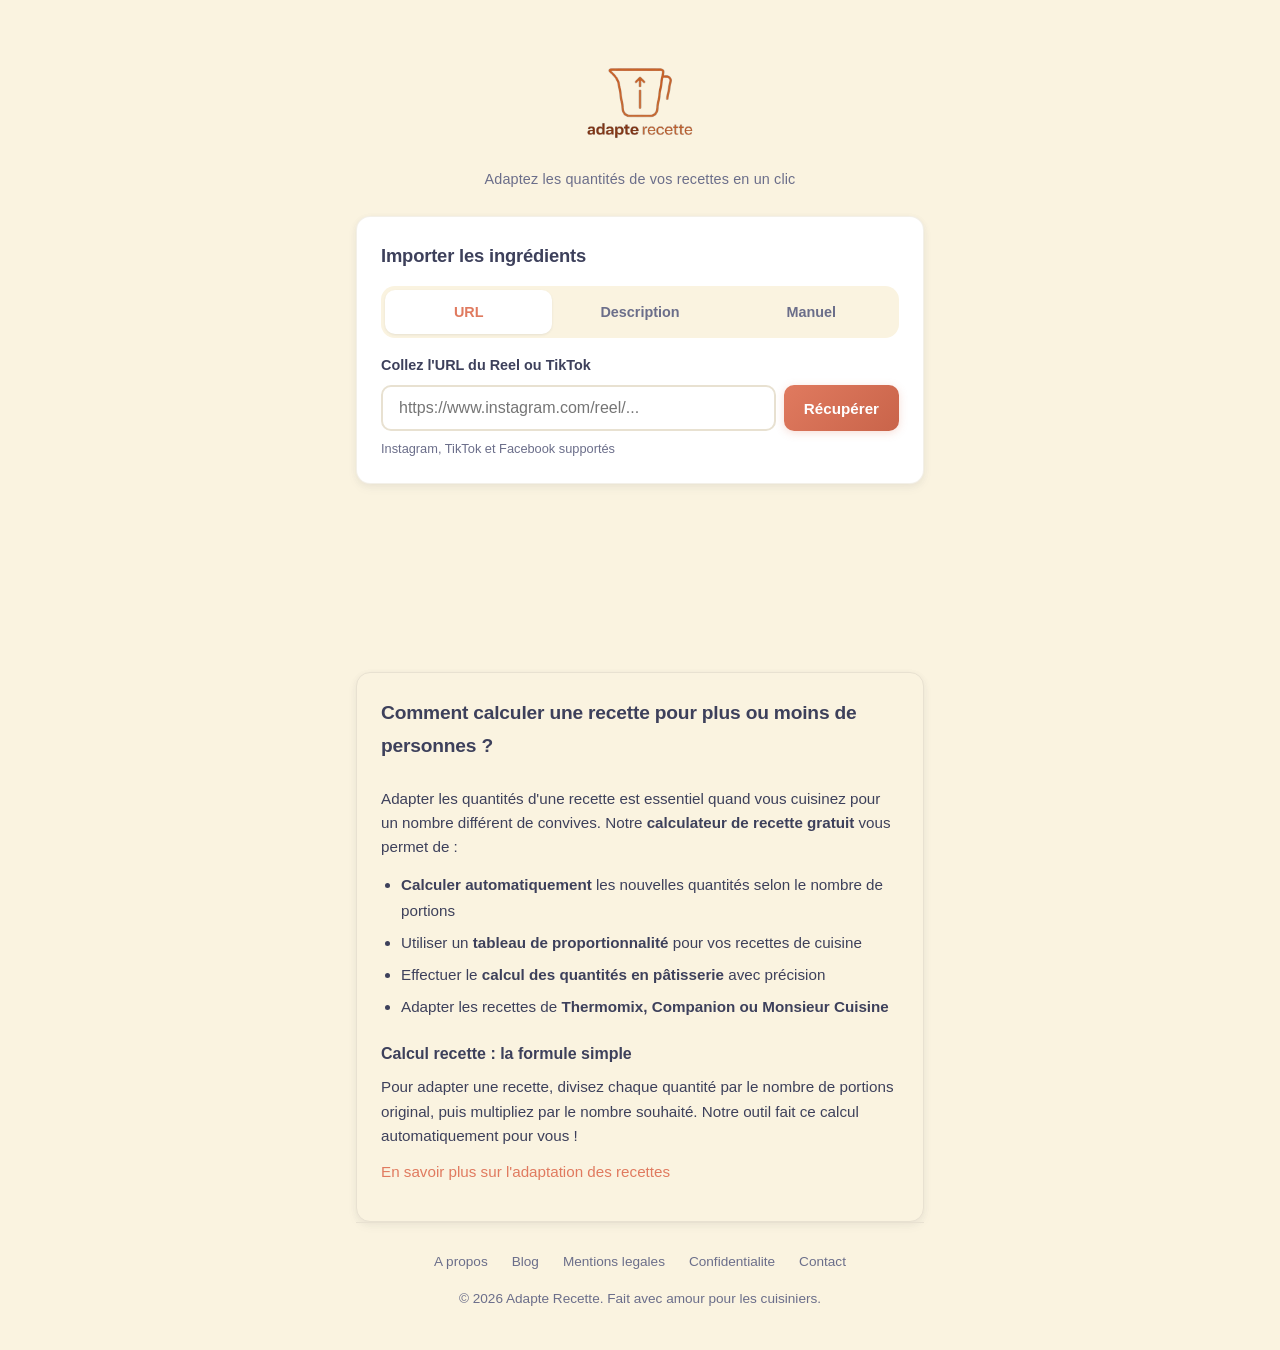
<file: index.html>
<!DOCTYPE html>
<html lang="fr">
<head>
    <meta charset="UTF-8">
    <meta name="viewport" content="width=device-width, initial-scale=1.0">
    <meta name="description" content="Calculateur gratuit pour adapter les quantités d'une recette au nombre de personnes. Calcul recette automatique, tableau de proportionnalité et conversion des mesures.">
    <meta name="theme-color" content="#E07A5F">
    <meta name="google-site-verification" content="aMyrA-Rj5r2kFNnCdlcsRhYM-CmqGGEdVqoCJx9DFxA" />
    <meta name="p:domain_verify" content="307bdad8b9a1c6170b862b8a6395ec8d"/>
    <title>Adapter les quantités d'une recette | Calcul recette gratuit - Adapte Recette</title>
    <link rel="manifest" href="manifest.json">
    <link rel="icon" type="image/png" href="favicon.png">
    <link rel="apple-touch-icon" href="icons/icon-192.png">
    <link rel="stylesheet" href="style.css?v=7">
    <!-- Google AdSense -->
    <script async src="https://pagead2.googlesyndication.com/pagead/js/adsbygoogle.js?client=ca-pub-5755477193722949"
        crossorigin="anonymous"></script>
</head>
<body>
    <div class="container">
        <header>
            <button id="install-btn" class="install-btn" style="display: none;">
                <svg width="18" height="18" viewBox="0 0 24 24" fill="none" stroke="currentColor" stroke-width="2">
                    <path d="M21 15v4a2 2 0 0 1-2 2H5a2 2 0 0 1-2-2v-4"/>
                    <polyline points="7 10 12 15 17 10"/>
                    <line x1="12" y1="15" x2="12" y2="3"/>
                </svg>
                Installer l'app
            </button>
            <h1><img src="logo-adapte-recette.svg" alt="Adapte Recette - Calculateur de recette gratuit" class="header-logo"></h1>
            <p class="subtitle">Adaptez les quantités de vos recettes en un clic</p>
        </header>

        <main>
            <!-- Section Import -->
            <section class="card import-section">
                <h2>Importer les ingrédients</h2>

                <div class="tabs">
                    <button class="tab active" data-tab="url">URL</button>
                    <button class="tab" data-tab="description">Description</button>
                    <button class="tab" data-tab="manual">Manuel</button>
                </div>

                <div class="tab-content">
                    <!-- Tab URL -->
                    <div class="tab-panel active" id="tab-url">
                        <label for="url-input">Collez l'URL du Reel ou TikTok</label>
                        <div class="input-group">
                            <input type="url" id="url-input" placeholder="https://www.instagram.com/reel/...">
                            <button id="fetch-btn" class="btn btn-primary">Récupérer</button>
                        </div>
                        <p class="hint">Instagram, TikTok et Facebook supportés</p>
                    </div>

                    <!-- Tab Description -->
                    <div class="tab-panel" id="tab-description">
                        <label for="description-input">Collez la description de la recette</label>
                        <textarea id="description-input" rows="6" placeholder="Exemple:
Pour 4 personnes:
- 200g de farine
- 3 oeufs
- 50cl de lait
- 1 pincée de sel"></textarea>
                        <button id="extract-btn" class="btn btn-primary">Extraire les ingrédients</button>
                        <details class="help-details">
                            <summary>Comment copier la description ?</summary>
                            <div class="help-content">
                                <p><strong>Instagram :</strong></p>
                                <ol>
                                    <li>Ouvrez le Reel dans l'app</li>
                                    <li>Appuyez sur "... plus" sous la description</li>
                                    <li>Maintenez appuyé sur le texte et sélectionnez "Copier"</li>
                                </ol>
                                <p><strong>TikTok :</strong></p>
                                <ol>
                                    <li>Ouvrez la vidéo dans l'app</li>
                                    <li>Appuyez sur la description pour la voir en entier</li>
                                    <li>Maintenez appuyé et copiez le texte</li>
                                </ol>
                            </div>
                        </details>
                    </div>

                    <!-- Tab Manuel -->
                    <div class="tab-panel" id="tab-manual">
                        <div class="manual-form">
                            <div class="manual-row">
                                <input type="number" class="ingredient-qty" placeholder="Qté" step="any">
                                <input type="text" class="ingredient-unit" placeholder="Unité">
                                <input type="text" class="ingredient-name" placeholder="Ingrédient">
                                <button class="btn-icon btn-add" title="Ajouter">+</button>
                            </div>
                        </div>
                        <button id="add-ingredient-btn" class="btn btn-secondary">+ Ajouter un ingrédient</button>
                    </div>
                </div>
            </section>

            <!-- Ad unit -->
            <div class="ad-container">
                <ins class="adsbygoogle"
                    style="display:block"
                    data-ad-client="ca-pub-5755477193722949"
                    data-ad-slot="auto"
                    data-ad-format="auto"
                    data-full-width-responsive="true"></ins>
                <script>(adsbygoogle = window.adsbygoogle || []).push({});</script>
            </div>

            <!-- Section Calcul (avec portions d'origine) -->
            <section class="card calculation-section" id="calculation-section" style="display: none;">
                <h2>Adapter les quantités</h2>

                <div class="portions-row">
                    <div class="portions-original" id="portions-original-group">
                        <label for="portions-original">Recette pour</label>
                        <input type="number" id="portions-original" value="4" min="1">
                        <span>pers.</span>
                        <span class="portions-hint" id="portions-hint">(à vérifier)</span>
                    </div>
                    <span class="portions-arrow">→</span>
                    <div class="portions-target-group">
                        <label for="portions-target">Je veux</label>
                        <div class="stepper">
                            <button type="button" class="stepper-btn" id="portions-minus">−</button>
                            <input type="number" id="portions-target" value="4" min="1">
                            <button type="button" class="stepper-btn" id="portions-plus">+</button>
                        </div>
                        <span>pers.</span>
                    </div>
                </div>

                <div class="calc-mode">
                    <label class="radio-label">
                        <input type="radio" name="calc-mode" value="portions" checked>
                        <span>Par portions</span>
                    </label>
                    <label class="radio-label">
                        <input type="radio" name="calc-mode" value="multiplier">
                        <span>Par multiplicateur</span>
                    </label>
                </div>

                <div class="calc-input" id="multiplier-input-group" style="display: none;">
                    <label for="multiplier">Multiplicateur :</label>
                    <input type="number" id="multiplier" value="1" min="0.1" step="0.1">
                    <div class="quick-multipliers">
                        <button class="btn-chip" data-multiplier="0.5">x0.5</button>
                        <button class="btn-chip" data-multiplier="1.5">x1.5</button>
                        <button class="btn-chip" data-multiplier="2">x2</button>
                        <button class="btn-chip" data-multiplier="3">x3</button>
                    </div>
                </div>
            </section>

            <!-- Section Résultat -->
            <section class="card result-section" id="result-section" style="display: none;">
                <h2>Quantités adaptées</h2>
                <div class="result-info">
                    <span id="result-portions"></span>
                </div>
                <div class="result-list" id="result-list">
                    <!-- Results will be added here dynamically -->
                </div>
                <button id="copy-result-btn" class="btn btn-secondary">Copier la liste</button>
            </section>

            <!-- Section Ingrédients (pliable) -->
            <section class="card ingredients-section collapsible" id="ingredients-section" style="display: none;">
                <div class="collapsible-header" id="ingredients-toggle">
                    <h2>Ingrédients <span class="ingredient-count"></span></h2>
                    <span class="collapse-icon">▼</span>
                </div>

                <div class="collapsible-content" id="ingredients-content">
                    <div class="ingredients-list" id="ingredients-list">
                        <!-- Ingredients will be added here dynamically -->
                    </div>

                    <button id="clear-ingredients-btn" class="btn btn-secondary">Réinitialiser</button>
                </div>
            </section>

            <!-- SEO Content Section -->
            <section class="card content-page seo-section">
                <h2>Comment calculer une recette pour plus ou moins de personnes ?</h2>
                <p>Adapter les quantités d'une recette est essentiel quand vous cuisinez pour un nombre différent de convives. Notre <strong>calculateur de recette gratuit</strong> vous permet de :</p>
                <ul>
                    <li><strong>Calculer automatiquement</strong> les nouvelles quantités selon le nombre de portions</li>
                    <li>Utiliser un <strong>tableau de proportionnalité</strong> pour vos recettes de cuisine</li>
                    <li>Effectuer le <strong>calcul des quantités en pâtisserie</strong> avec précision</li>
                    <li>Adapter les recettes de <strong>Thermomix, Companion ou Monsieur Cuisine</strong></li>
                </ul>
                <h3>Calcul recette : la formule simple</h3>
                <p>Pour adapter une recette, divisez chaque quantité par le nombre de portions original, puis multipliez par le nombre souhaité. Notre outil fait ce calcul automatiquement pour vous !</p>
                <p><a href="/blog/adapter-recette-nombre-personnes">En savoir plus sur l'adaptation des recettes</a></p>
            </section>
        </main>

        <footer></footer>
    </div>

    <!-- Loading overlay -->
    <div class="loading-overlay" id="loading-overlay" style="display: none;">
        <div class="spinner"></div>
        <p>Chargement...</p>
    </div>

    <!-- Toast notifications -->
    <div class="toast-container" id="toast-container"></div>

    <script src="footer.js"></script>
    <script src="fuzzy-match.js?v=1"></script>
    <script src="parser.js?v=9"></script>
    <script src="app.js?v=10"></script>
</body>
</html>
</file>
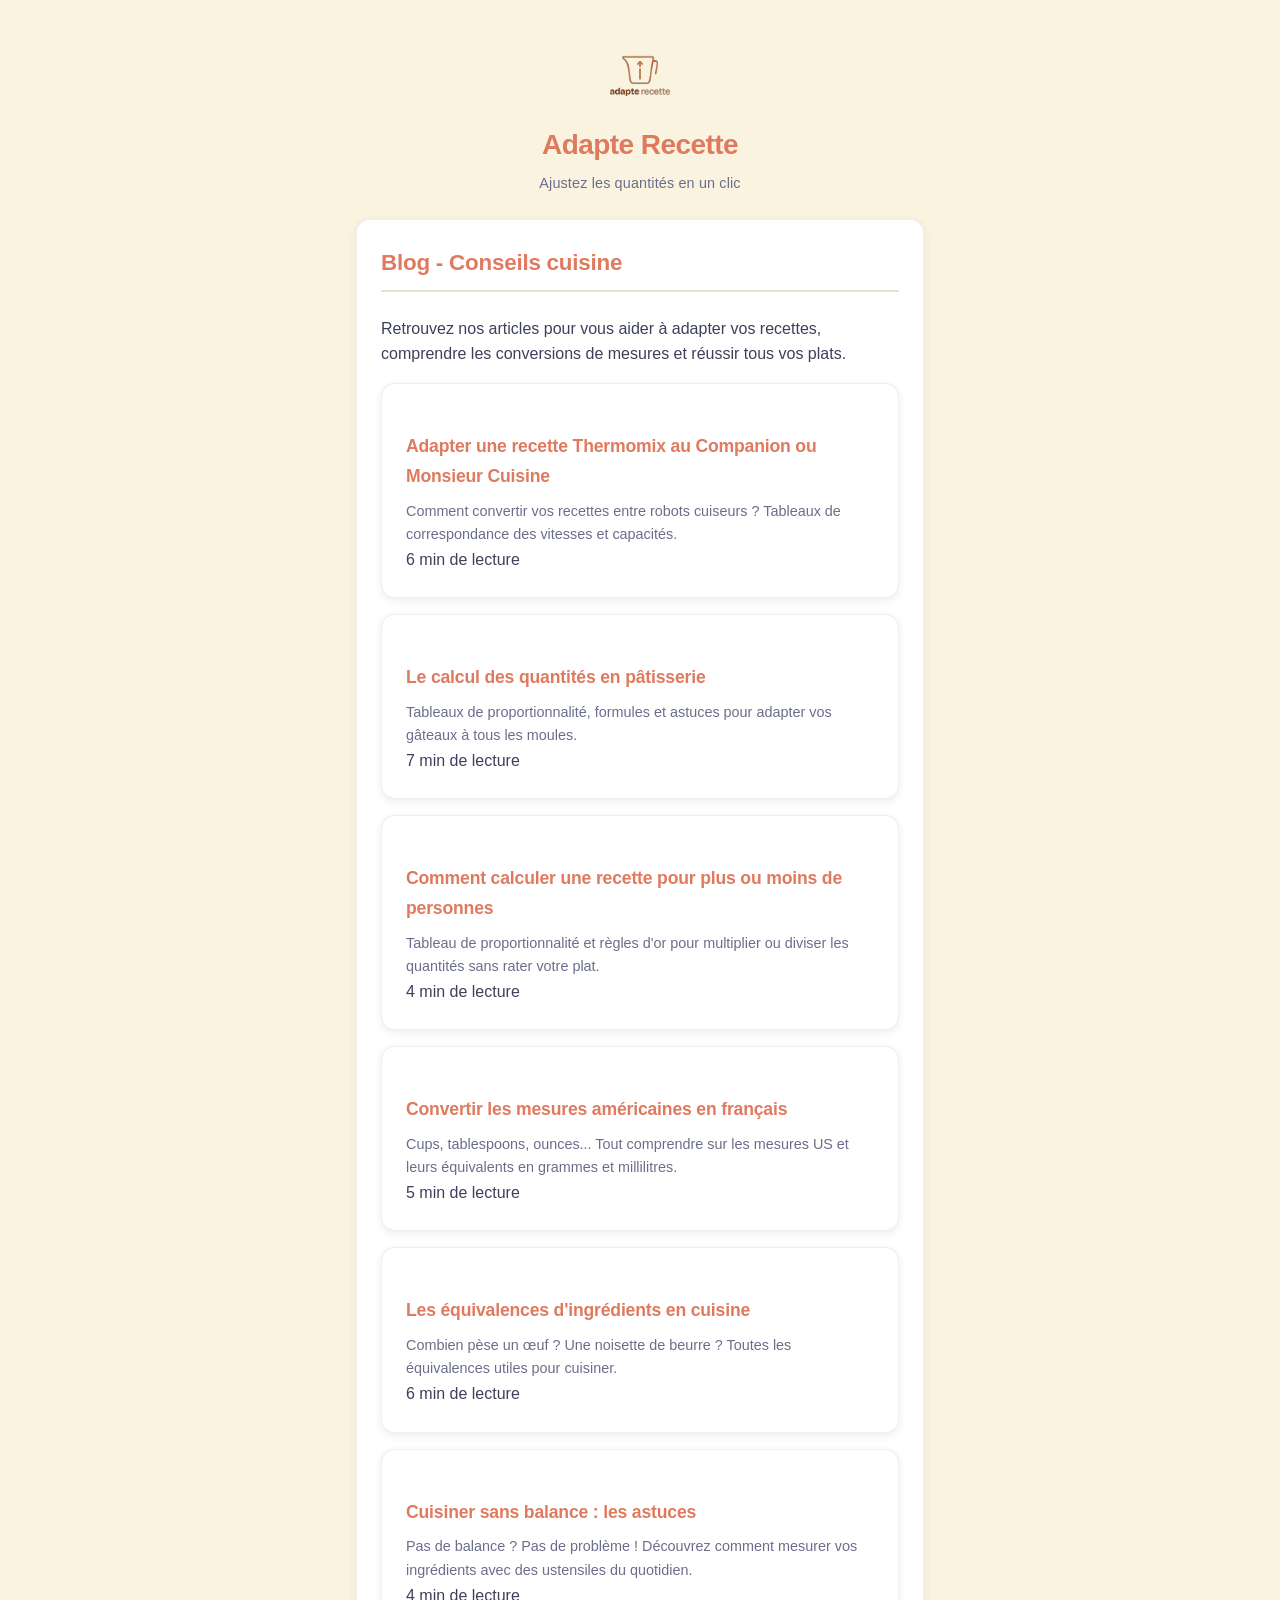
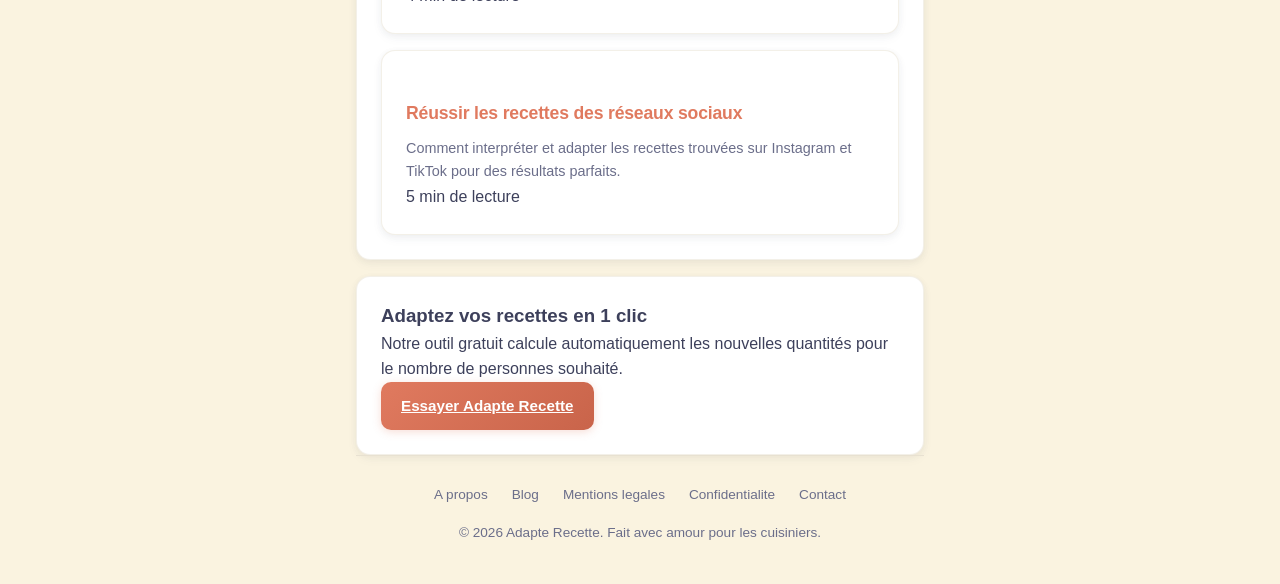
<file: blog/index.html>
<!DOCTYPE html>
<html lang="fr">
<head>
    <meta charset="UTF-8">
    <meta name="viewport" content="width=device-width, initial-scale=1.0">
    <meta name="description" content="Comment calculer une recette, adapter les quantités, convertir les mesures américaines. Guides pour Thermomix, Companion et pâtisserie.">
    <meta name="theme-color" content="#E07A5F">
    <title>Blog - Calcul recette et adaptation quantités | Adapte Recette</title>
    <link rel="icon" type="image/png" href="/favicon.png">
    <link rel="apple-touch-icon" href="/icons/icon-192.png">
    <link rel="stylesheet" href="/style.css?v=6">
    <link rel="canonical" href="https://adapte-recette.fr/blog">
</head>
<body>
    <div class="container">
        <header>
            <a href="/" class="header-link">
                <img src="/logo-adapte-recette.svg" alt="Adapte Recette" class="header-logo">
                <h1>Adapte Recette</h1>
            </a>
            <p class="subtitle">Ajustez les quantités en un clic</p>
        </header>

        <main>
            <section class="card content-page">
                <h2>Blog - Conseils cuisine</h2>
                <p class="blog-intro">Retrouvez nos articles pour vous aider à adapter vos recettes, comprendre les conversions de mesures et réussir tous vos plats.</p>

                <div class="blog-grid">
                    <article class="blog-card">
                        <h3><a href="/blog/adapter-recette-thermomix-companion">Adapter une recette Thermomix au Companion ou Monsieur Cuisine</a></h3>
                        <p>Comment convertir vos recettes entre robots cuiseurs ? Tableaux de correspondance des vitesses et capacités.</p>
                        <span class="blog-meta">6 min de lecture</span>
                    </article>

                    <article class="blog-card">
                        <h3><a href="/blog/calcul-quantites-patisserie">Le calcul des quantités en pâtisserie</a></h3>
                        <p>Tableaux de proportionnalité, formules et astuces pour adapter vos gâteaux à tous les moules.</p>
                        <span class="blog-meta">7 min de lecture</span>
                    </article>

                    <article class="blog-card">
                        <h3><a href="/blog/adapter-recette-nombre-personnes">Comment calculer une recette pour plus ou moins de personnes</a></h3>
                        <p>Tableau de proportionnalité et règles d'or pour multiplier ou diviser les quantités sans rater votre plat.</p>
                        <span class="blog-meta">4 min de lecture</span>
                    </article>

                    <article class="blog-card">
                        <h3><a href="/blog/convertir-mesures-americaines-francaises">Convertir les mesures américaines en français</a></h3>
                        <p>Cups, tablespoons, ounces... Tout comprendre sur les mesures US et leurs équivalents en grammes et millilitres.</p>
                        <span class="blog-meta">5 min de lecture</span>
                    </article>

                    <article class="blog-card">
                        <h3><a href="/blog/equivalences-ingredients-cuisine">Les équivalences d'ingrédients en cuisine</a></h3>
                        <p>Combien pèse un œuf ? Une noisette de beurre ? Toutes les équivalences utiles pour cuisiner.</p>
                        <span class="blog-meta">6 min de lecture</span>
                    </article>

                    <article class="blog-card">
                        <h3><a href="/blog/cuisiner-sans-balance">Cuisiner sans balance : les astuces</a></h3>
                        <p>Pas de balance ? Pas de problème ! Découvrez comment mesurer vos ingrédients avec des ustensiles du quotidien.</p>
                        <span class="blog-meta">4 min de lecture</span>
                    </article>

                    <article class="blog-card">
                        <h3><a href="/blog/reussir-recettes-reseaux-sociaux">Réussir les recettes des réseaux sociaux</a></h3>
                        <p>Comment interpréter et adapter les recettes trouvées sur Instagram et TikTok pour des résultats parfaits.</p>
                        <span class="blog-meta">5 min de lecture</span>
                    </article>
                </div>
            </section>

            <section class="card cta-card">
                <h3>Adaptez vos recettes en 1 clic</h3>
                <p>Notre outil gratuit calcule automatiquement les nouvelles quantités pour le nombre de personnes souhaité.</p>
                <a href="/" class="btn btn-primary">Essayer Adapte Recette</a>
            </section>
        </main>

        <footer></footer>
    </div>
    <script src="/footer.js"></script>
</body>
</html>
</file>
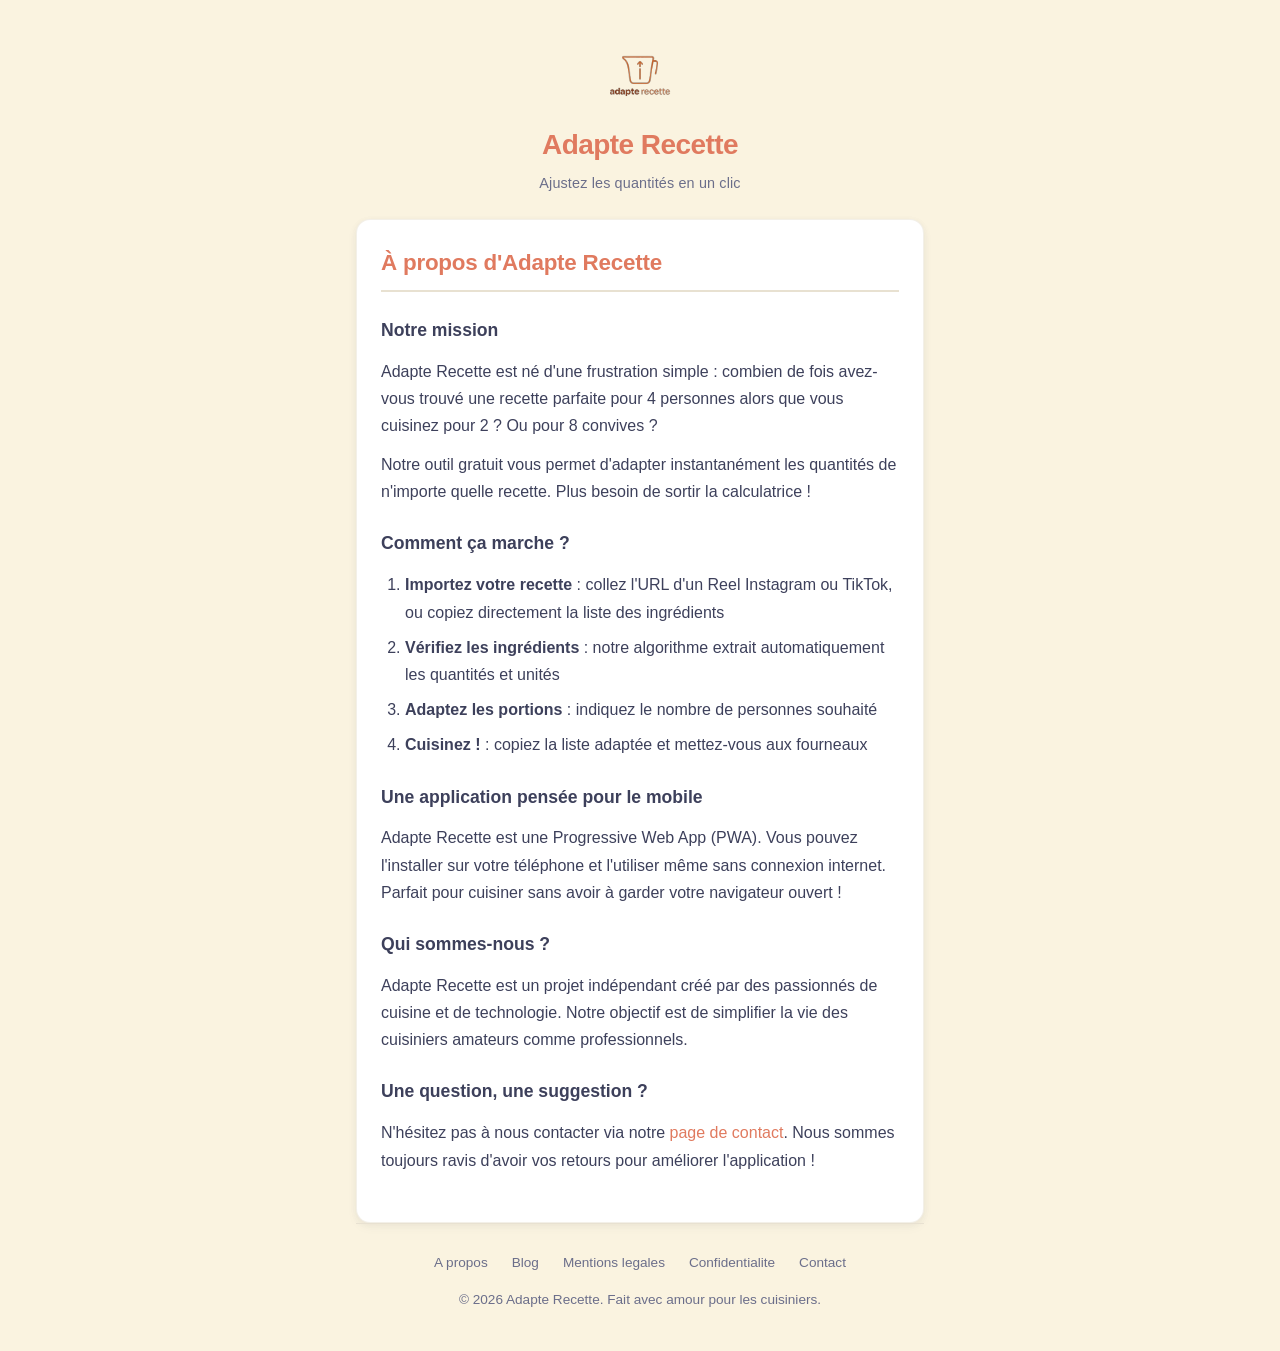
<file: a-propos.html>
<!DOCTYPE html>
<html lang="fr">
<head>
    <meta charset="UTF-8">
    <meta name="viewport" content="width=device-width, initial-scale=1.0">
    <meta name="description" content="Découvrez Adapte Recette, l'outil gratuit pour adapter les quantités de vos recettes de cuisine.">
    <meta name="theme-color" content="#E07A5F">
    <title>À propos - Adapte Recette</title>
    <link rel="manifest" href="manifest.json">
    <link rel="icon" type="image/png" href="favicon.png">
    <link rel="apple-touch-icon" href="icons/icon-192.png">
    <link rel="stylesheet" href="style.css?v=6">
    <link rel="canonical" href="https://adapte-recette.fr/a-propos">
</head>
<body>
    <div class="container">
        <header>
            <a href="/" class="header-link">
                <img src="logo-adapte-recette.svg" alt="Adapte Recette" class="header-logo">
                <h1>Adapte Recette</h1>
            </a>
            <p class="subtitle">Ajustez les quantités en un clic</p>
        </header>

        <main>
            <article class="card content-page">
                <h2>À propos d'Adapte Recette</h2>

                <section>
                    <h3>Notre mission</h3>
                    <p>Adapte Recette est né d'une frustration simple : combien de fois avez-vous trouvé une recette parfaite pour 4 personnes alors que vous cuisinez pour 2 ? Ou pour 8 convives ?</p>
                    <p>Notre outil gratuit vous permet d'adapter instantanément les quantités de n'importe quelle recette. Plus besoin de sortir la calculatrice !</p>
                </section>

                <section>
                    <h3>Comment ça marche ?</h3>
                    <ol>
                        <li><strong>Importez votre recette</strong> : collez l'URL d'un Reel Instagram ou TikTok, ou copiez directement la liste des ingrédients</li>
                        <li><strong>Vérifiez les ingrédients</strong> : notre algorithme extrait automatiquement les quantités et unités</li>
                        <li><strong>Adaptez les portions</strong> : indiquez le nombre de personnes souhaité</li>
                        <li><strong>Cuisinez !</strong> : copiez la liste adaptée et mettez-vous aux fourneaux</li>
                    </ol>
                </section>

                <section>
                    <h3>Une application pensée pour le mobile</h3>
                    <p>Adapte Recette est une Progressive Web App (PWA). Vous pouvez l'installer sur votre téléphone et l'utiliser même sans connexion internet. Parfait pour cuisiner sans avoir à garder votre navigateur ouvert !</p>
                </section>

                <section>
                    <h3>Qui sommes-nous ?</h3>
                    <p>Adapte Recette est un projet indépendant créé par des passionnés de cuisine et de technologie. Notre objectif est de simplifier la vie des cuisiniers amateurs comme professionnels.</p>
                </section>

                <section>
                    <h3>Une question, une suggestion ?</h3>
                    <p>N'hésitez pas à nous contacter via notre <a href="/contact">page de contact</a>. Nous sommes toujours ravis d'avoir vos retours pour améliorer l'application !</p>
                </section>
            </article>
        </main>

        <footer></footer>
    </div>
    <script src="footer.js"></script>
</body>
</html>
</file>
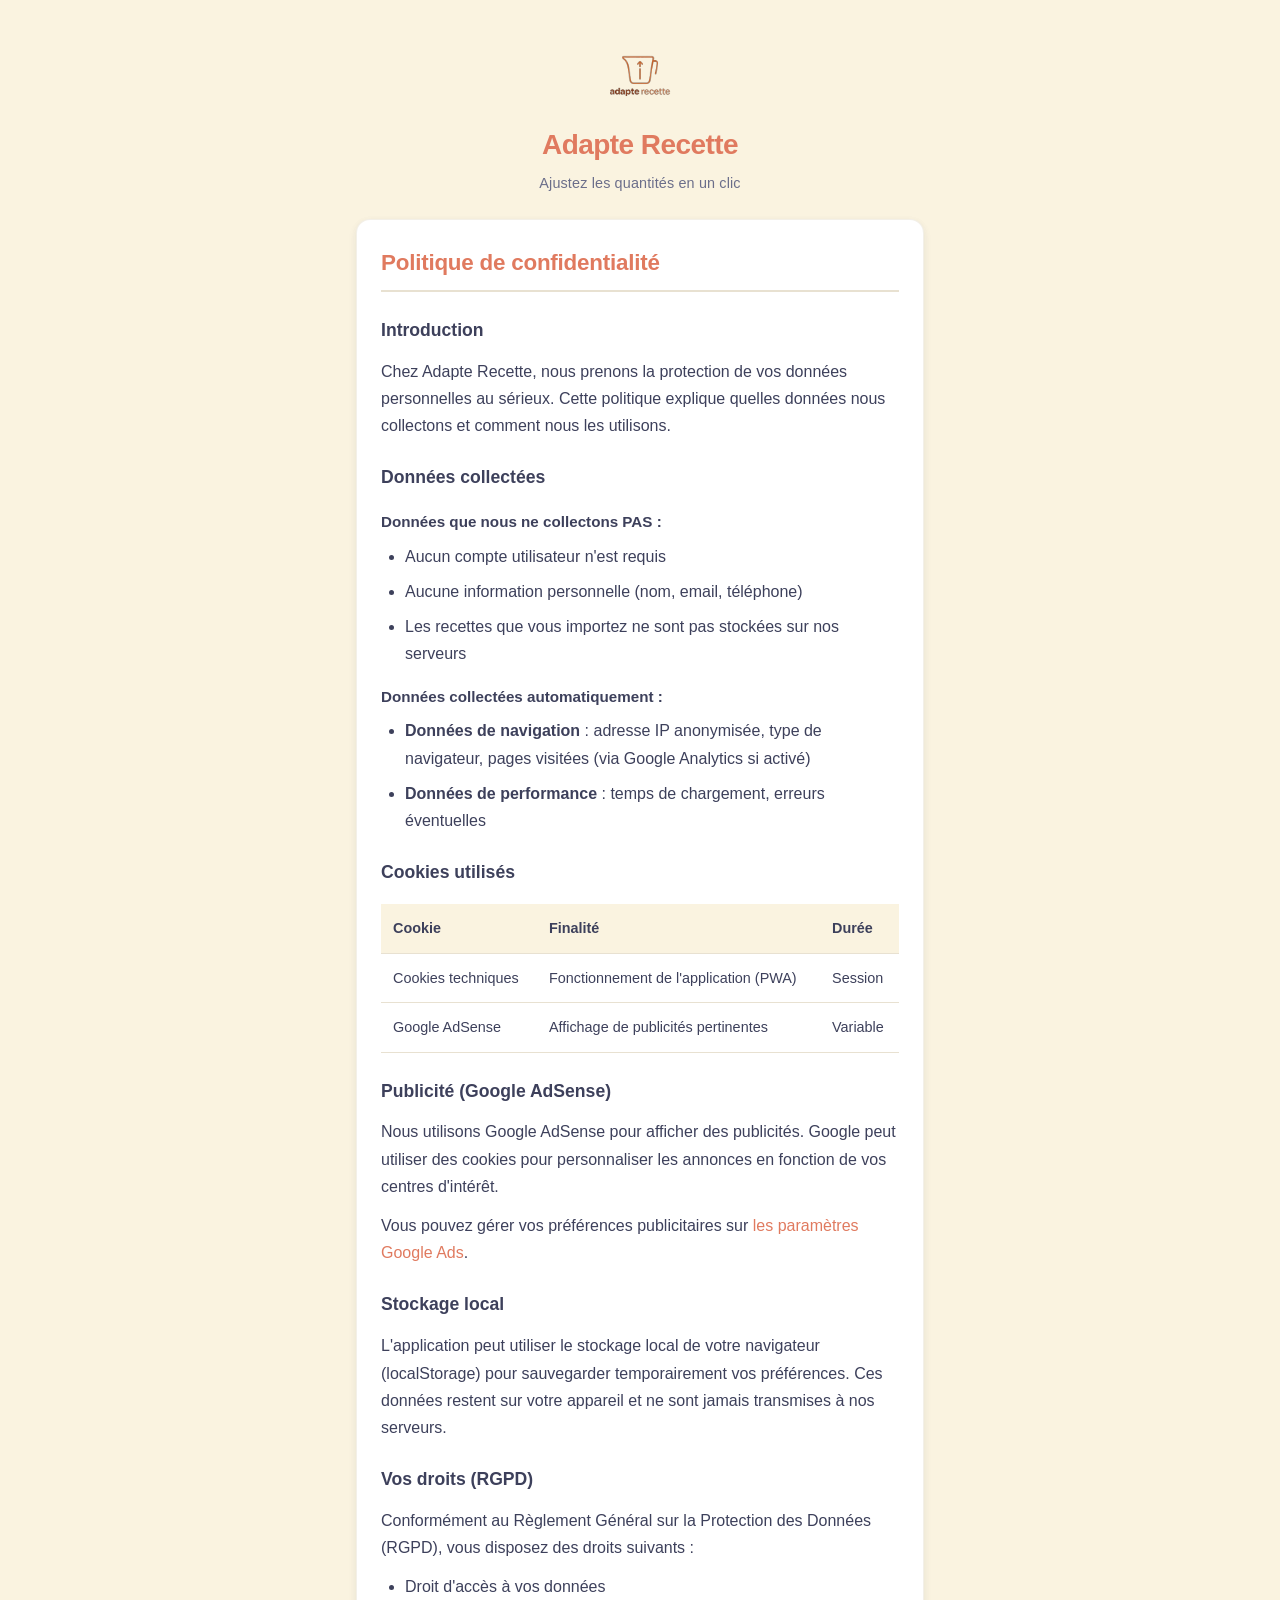
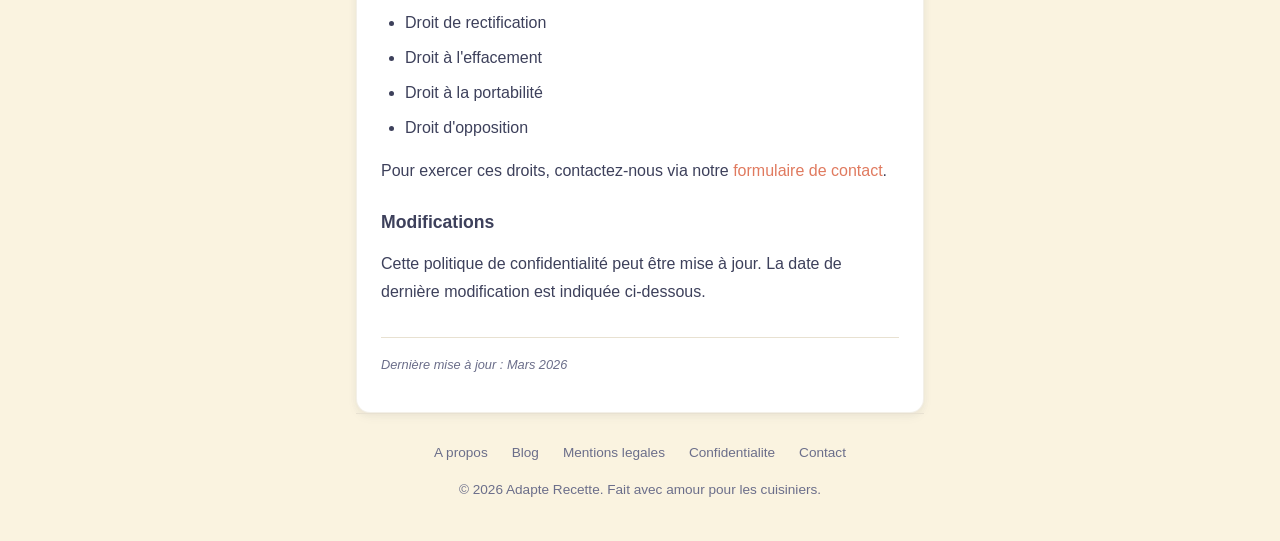
<file: confidentialite.html>
<!DOCTYPE html>
<html lang="fr">
<head>
    <meta charset="UTF-8">
    <meta name="viewport" content="width=device-width, initial-scale=1.0">
    <meta name="description" content="Politique de confidentialité et protection des données personnelles d'Adapte Recette.">
    <meta name="theme-color" content="#E07A5F">
    <title>Politique de confidentialité - Adapte Recette</title>
    <link rel="manifest" href="manifest.json">
    <link rel="icon" type="image/png" href="favicon.png">
    <link rel="apple-touch-icon" href="icons/icon-192.png">
    <link rel="stylesheet" href="style.css?v=6">
    <link rel="canonical" href="https://adapte-recette.fr/confidentialite">
</head>
<body>
    <div class="container">
        <header>
            <a href="/" class="header-link">
                <img src="logo-adapte-recette.svg" alt="Adapte Recette" class="header-logo">
                <h1>Adapte Recette</h1>
            </a>
            <p class="subtitle">Ajustez les quantités en un clic</p>
        </header>

        <main>
            <article class="card content-page">
                <h2>Politique de confidentialité</h2>

                <section>
                    <h3>Introduction</h3>
                    <p>Chez Adapte Recette, nous prenons la protection de vos données personnelles au sérieux. Cette politique explique quelles données nous collectons et comment nous les utilisons.</p>
                </section>

                <section>
                    <h3>Données collectées</h3>
                    <h4>Données que nous ne collectons PAS :</h4>
                    <ul>
                        <li>Aucun compte utilisateur n'est requis</li>
                        <li>Aucune information personnelle (nom, email, téléphone)</li>
                        <li>Les recettes que vous importez ne sont pas stockées sur nos serveurs</li>
                    </ul>

                    <h4>Données collectées automatiquement :</h4>
                    <ul>
                        <li><strong>Données de navigation</strong> : adresse IP anonymisée, type de navigateur, pages visitées (via Google Analytics si activé)</li>
                        <li><strong>Données de performance</strong> : temps de chargement, erreurs éventuelles</li>
                    </ul>
                </section>

                <section>
                    <h3>Cookies utilisés</h3>
                    <table class="cookies-table">
                        <thead>
                            <tr>
                                <th>Cookie</th>
                                <th>Finalité</th>
                                <th>Durée</th>
                            </tr>
                        </thead>
                        <tbody>
                            <tr>
                                <td>Cookies techniques</td>
                                <td>Fonctionnement de l'application (PWA)</td>
                                <td>Session</td>
                            </tr>
                            <tr>
                                <td>Google AdSense</td>
                                <td>Affichage de publicités pertinentes</td>
                                <td>Variable</td>
                            </tr>
                        </tbody>
                    </table>
                </section>

                <section>
                    <h3>Publicité (Google AdSense)</h3>
                    <p>Nous utilisons Google AdSense pour afficher des publicités. Google peut utiliser des cookies pour personnaliser les annonces en fonction de vos centres d'intérêt.</p>
                    <p>Vous pouvez gérer vos préférences publicitaires sur <a href="https://adssettings.google.com" target="_blank" rel="noopener">les paramètres Google Ads</a>.</p>
                </section>

                <section>
                    <h3>Stockage local</h3>
                    <p>L'application peut utiliser le stockage local de votre navigateur (localStorage) pour sauvegarder temporairement vos préférences. Ces données restent sur votre appareil et ne sont jamais transmises à nos serveurs.</p>
                </section>

                <section>
                    <h3>Vos droits (RGPD)</h3>
                    <p>Conformément au Règlement Général sur la Protection des Données (RGPD), vous disposez des droits suivants :</p>
                    <ul>
                        <li>Droit d'accès à vos données</li>
                        <li>Droit de rectification</li>
                        <li>Droit à l'effacement</li>
                        <li>Droit à la portabilité</li>
                        <li>Droit d'opposition</li>
                    </ul>
                    <p>Pour exercer ces droits, contactez-nous via notre <a href="/contact">formulaire de contact</a>.</p>
                </section>

                <section>
                    <h3>Modifications</h3>
                    <p>Cette politique de confidentialité peut être mise à jour. La date de dernière modification est indiquée ci-dessous.</p>
                </section>

                <p class="last-update">Dernière mise à jour : Mars 2026</p>
            </article>
        </main>

        <footer></footer>
    </div>
    <script src="footer.js"></script>
</body>
</html>
</file>
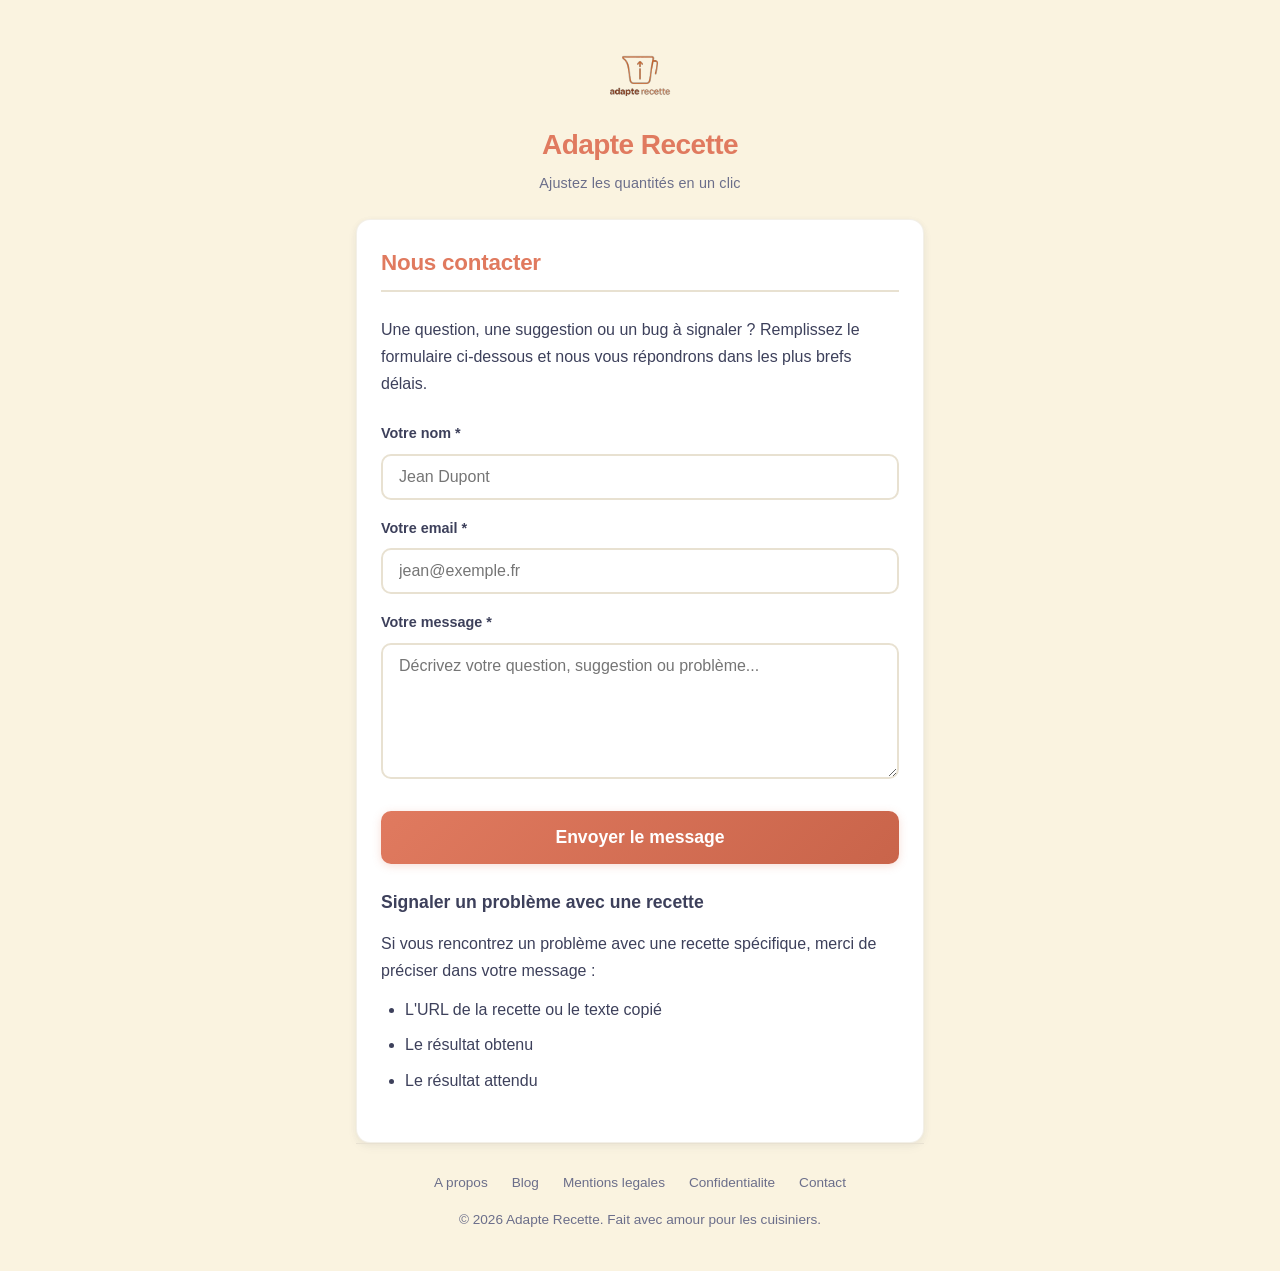
<file: contact.html>
<!DOCTYPE html>
<html lang="fr">
<head>
    <meta charset="UTF-8">
    <meta name="viewport" content="width=device-width, initial-scale=1.0">
    <meta name="description" content="Contactez l'équipe d'Adapte Recette pour toute question ou suggestion.">
    <meta name="theme-color" content="#E07A5F">
    <title>Contact - Adapte Recette</title>
    <link rel="manifest" href="manifest.json">
    <link rel="icon" type="image/png" href="favicon.png">
    <link rel="apple-touch-icon" href="icons/icon-192.png">
    <link rel="stylesheet" href="style.css?v=6">
    <link rel="canonical" href="https://adapte-recette.fr/contact">
</head>
<body>
    <div class="container">
        <header>
            <a href="/" class="header-link">
                <img src="logo-adapte-recette.svg" alt="Adapte Recette" class="header-logo">
                <h1>Adapte Recette</h1>
            </a>
            <p class="subtitle">Ajustez les quantités en un clic</p>
        </header>

        <main>
            <article class="card content-page">
                <h2>Nous contacter</h2>

                <section>
                    <p>Une question, une suggestion ou un bug à signaler ? Remplissez le formulaire ci-dessous et nous vous répondrons dans les plus brefs délais.</p>
                </section>

                <form id="contact-form" class="contact-form" action="https://formspree.io/f/xwvwkyvo" method="POST">
                    <!-- Honeypot anti-spam -->
                    <input type="text" name="_gotcha" style="display:none" tabindex="-1" autocomplete="off">

                    <div class="form-group">
                        <label for="name">Votre nom *</label>
                        <input type="text" id="name" name="name" required placeholder="Jean Dupont">
                    </div>

                    <div class="form-group">
                        <label for="email">Votre email *</label>
                        <input type="email" id="email" name="email" required placeholder="jean@exemple.fr">
                    </div>

                    <div class="form-group">
                        <label for="message">Votre message *</label>
                        <textarea id="message" name="message" rows="6" required placeholder="Décrivez votre question, suggestion ou problème..."></textarea>
                    </div>

                    <input type="hidden" name="_subject" value="[Adapte Recette] Nouveau message">

                    <button type="submit" class="btn btn-primary btn-submit">
                        <span class="btn-text">Envoyer le message</span>
                        <span class="btn-loading" style="display:none;">Envoi en cours...</span>
                    </button>

                    <div id="form-status" class="form-status"></div>
                </form>

                <section>
                    <h3>Signaler un problème avec une recette</h3>
                    <p>Si vous rencontrez un problème avec une recette spécifique, merci de préciser dans votre message :</p>
                    <ul>
                        <li>L'URL de la recette ou le texte copié</li>
                        <li>Le résultat obtenu</li>
                        <li>Le résultat attendu</li>
                    </ul>
                </section>
            </article>
        </main>

        <footer></footer>
    </div>

    <script src="footer.js"></script>
    <script>
        const form = document.getElementById('contact-form');
        const status = document.getElementById('form-status');
        const submitBtn = form.querySelector('.btn-submit');
        const btnText = submitBtn.querySelector('.btn-text');
        const btnLoading = submitBtn.querySelector('.btn-loading');

        form.addEventListener('submit', async (e) => {
            e.preventDefault();

            // Show loading state
            btnText.style.display = 'none';
            btnLoading.style.display = 'inline';
            submitBtn.disabled = true;
            status.className = 'form-status';
            status.textContent = '';

            const formData = new FormData(form);

            try {
                const response = await fetch(form.action, {
                    method: 'POST',
                    body: formData,
                    headers: { 'Accept': 'application/json' }
                });

                if (response.ok) {
                    status.className = 'form-status success';
                    status.textContent = 'Message envoyé avec succès ! Nous vous répondrons rapidement.';
                    form.reset();
                } else {
                    const data = await response.json();
                    status.className = 'form-status error';
                    status.textContent = data.errors ? data.errors.map(e => e.message).join(', ') : 'Une erreur est survenue.';
                }
            } catch (error) {
                status.className = 'form-status error';
                status.textContent = 'Erreur de connexion. Veuillez réessayer.';
            } finally {
                btnText.style.display = 'inline';
                btnLoading.style.display = 'none';
                submitBtn.disabled = false;
            }
        });
    </script>
</body>
</html>
</file>
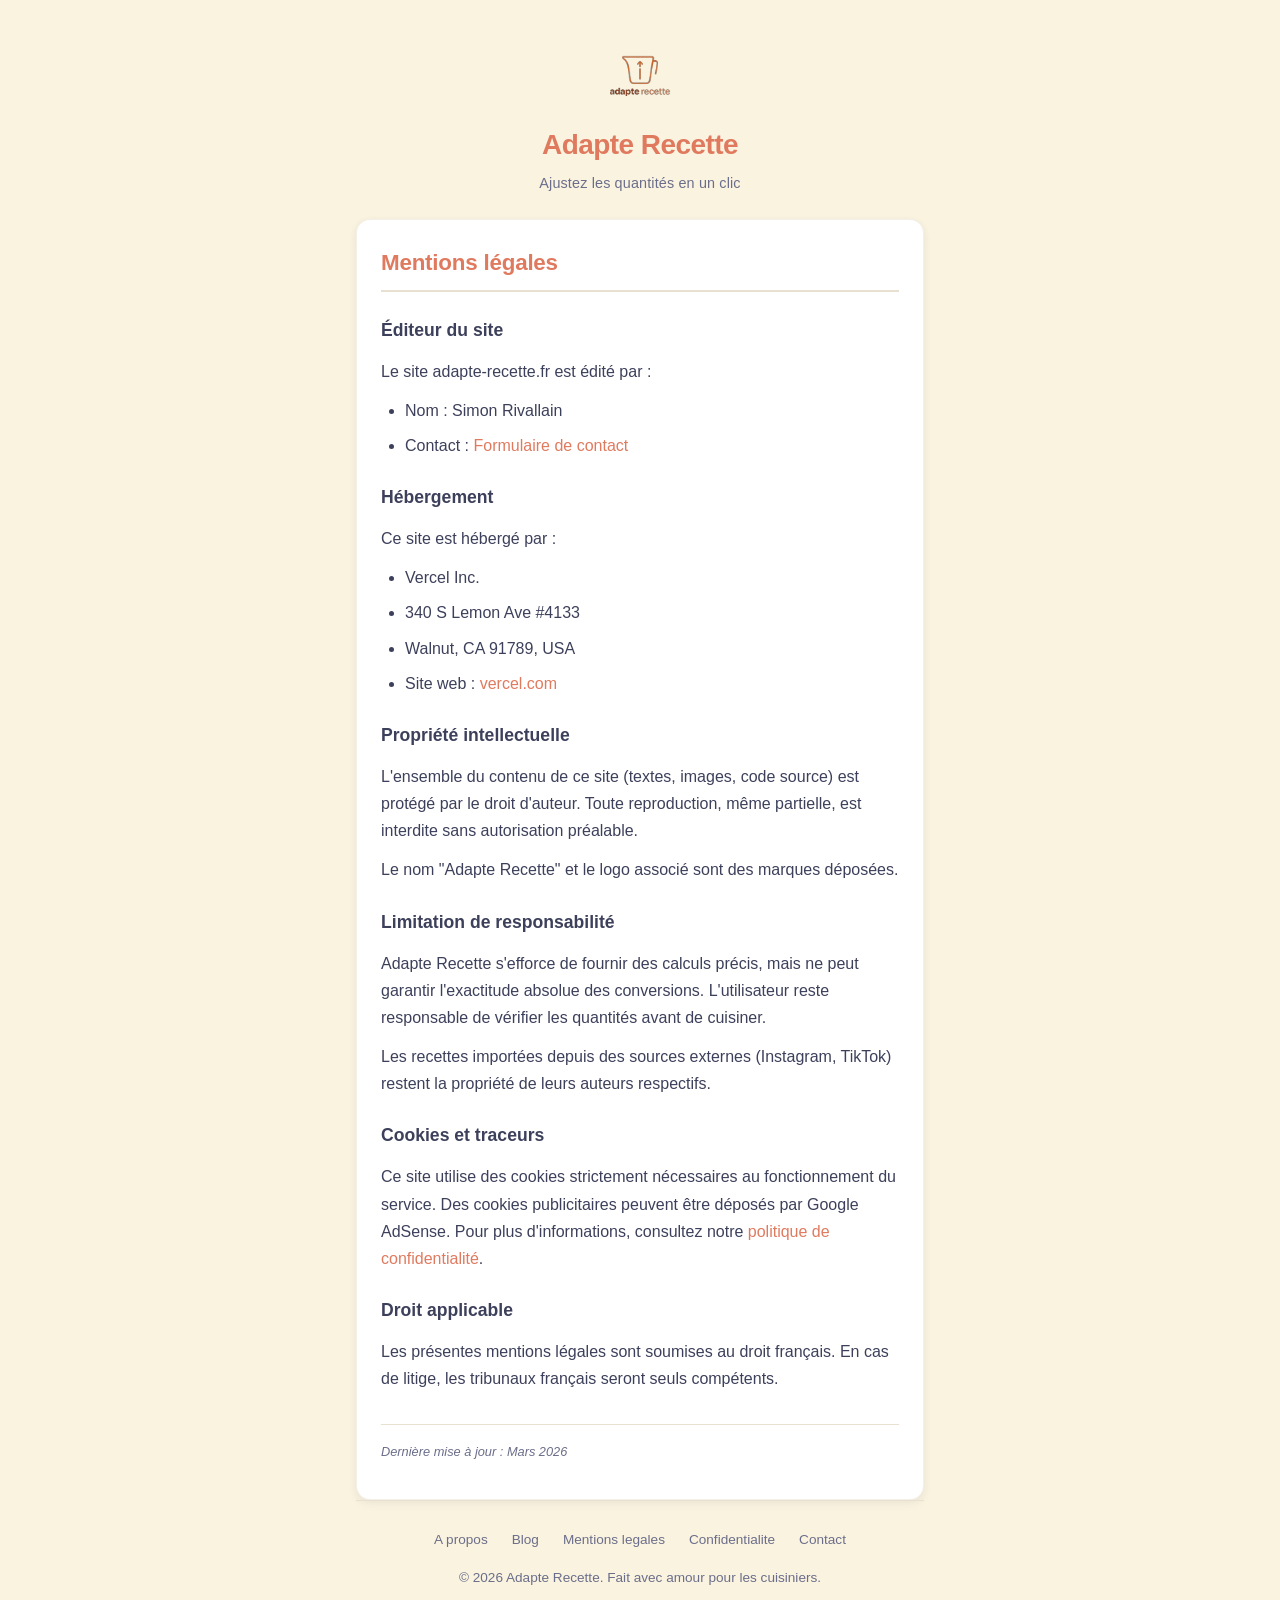
<file: mentions-legales.html>
<!DOCTYPE html>
<html lang="fr">
<head>
    <meta charset="UTF-8">
    <meta name="viewport" content="width=device-width, initial-scale=1.0">
    <meta name="description" content="Mentions légales du site Adapte Recette.">
    <meta name="theme-color" content="#E07A5F">
    <title>Mentions légales - Adapte Recette</title>
    <link rel="manifest" href="manifest.json">
    <link rel="icon" type="image/png" href="favicon.png">
    <link rel="apple-touch-icon" href="icons/icon-192.png">
    <link rel="stylesheet" href="style.css?v=6">
    <link rel="canonical" href="https://adapte-recette.fr/mentions-legales">
</head>
<body>
    <div class="container">
        <header>
            <a href="/" class="header-link">
                <img src="logo-adapte-recette.svg" alt="Adapte Recette" class="header-logo">
                <h1>Adapte Recette</h1>
            </a>
            <p class="subtitle">Ajustez les quantités en un clic</p>
        </header>

        <main>
            <article class="card content-page">
                <h2>Mentions légales</h2>

                <section>
                    <h3>Éditeur du site</h3>
                    <p>Le site adapte-recette.fr est édité par :</p>
                    <ul>
                        <li>Nom : Simon Rivallain</li>
                        <li>Contact : <a href="/contact">Formulaire de contact</a></li>
                    </ul>
                </section>

                <section>
                    <h3>Hébergement</h3>
                    <p>Ce site est hébergé par :</p>
                    <ul>
                        <li>Vercel Inc.</li>
                        <li>340 S Lemon Ave #4133</li>
                        <li>Walnut, CA 91789, USA</li>
                        <li>Site web : <a href="https://vercel.com" target="_blank" rel="noopener">vercel.com</a></li>
                    </ul>
                </section>

                <section>
                    <h3>Propriété intellectuelle</h3>
                    <p>L'ensemble du contenu de ce site (textes, images, code source) est protégé par le droit d'auteur. Toute reproduction, même partielle, est interdite sans autorisation préalable.</p>
                    <p>Le nom "Adapte Recette" et le logo associé sont des marques déposées.</p>
                </section>

                <section>
                    <h3>Limitation de responsabilité</h3>
                    <p>Adapte Recette s'efforce de fournir des calculs précis, mais ne peut garantir l'exactitude absolue des conversions. L'utilisateur reste responsable de vérifier les quantités avant de cuisiner.</p>
                    <p>Les recettes importées depuis des sources externes (Instagram, TikTok) restent la propriété de leurs auteurs respectifs.</p>
                </section>

                <section>
                    <h3>Cookies et traceurs</h3>
                    <p>Ce site utilise des cookies strictement nécessaires au fonctionnement du service. Des cookies publicitaires peuvent être déposés par Google AdSense. Pour plus d'informations, consultez notre <a href="/confidentialite">politique de confidentialité</a>.</p>
                </section>

                <section>
                    <h3>Droit applicable</h3>
                    <p>Les présentes mentions légales sont soumises au droit français. En cas de litige, les tribunaux français seront seuls compétents.</p>
                </section>

                <p class="last-update">Dernière mise à jour : Mars 2026</p>
            </article>
        </main>

        <footer></footer>
    </div>
    <script src="footer.js"></script>
</body>
</html>
</file>
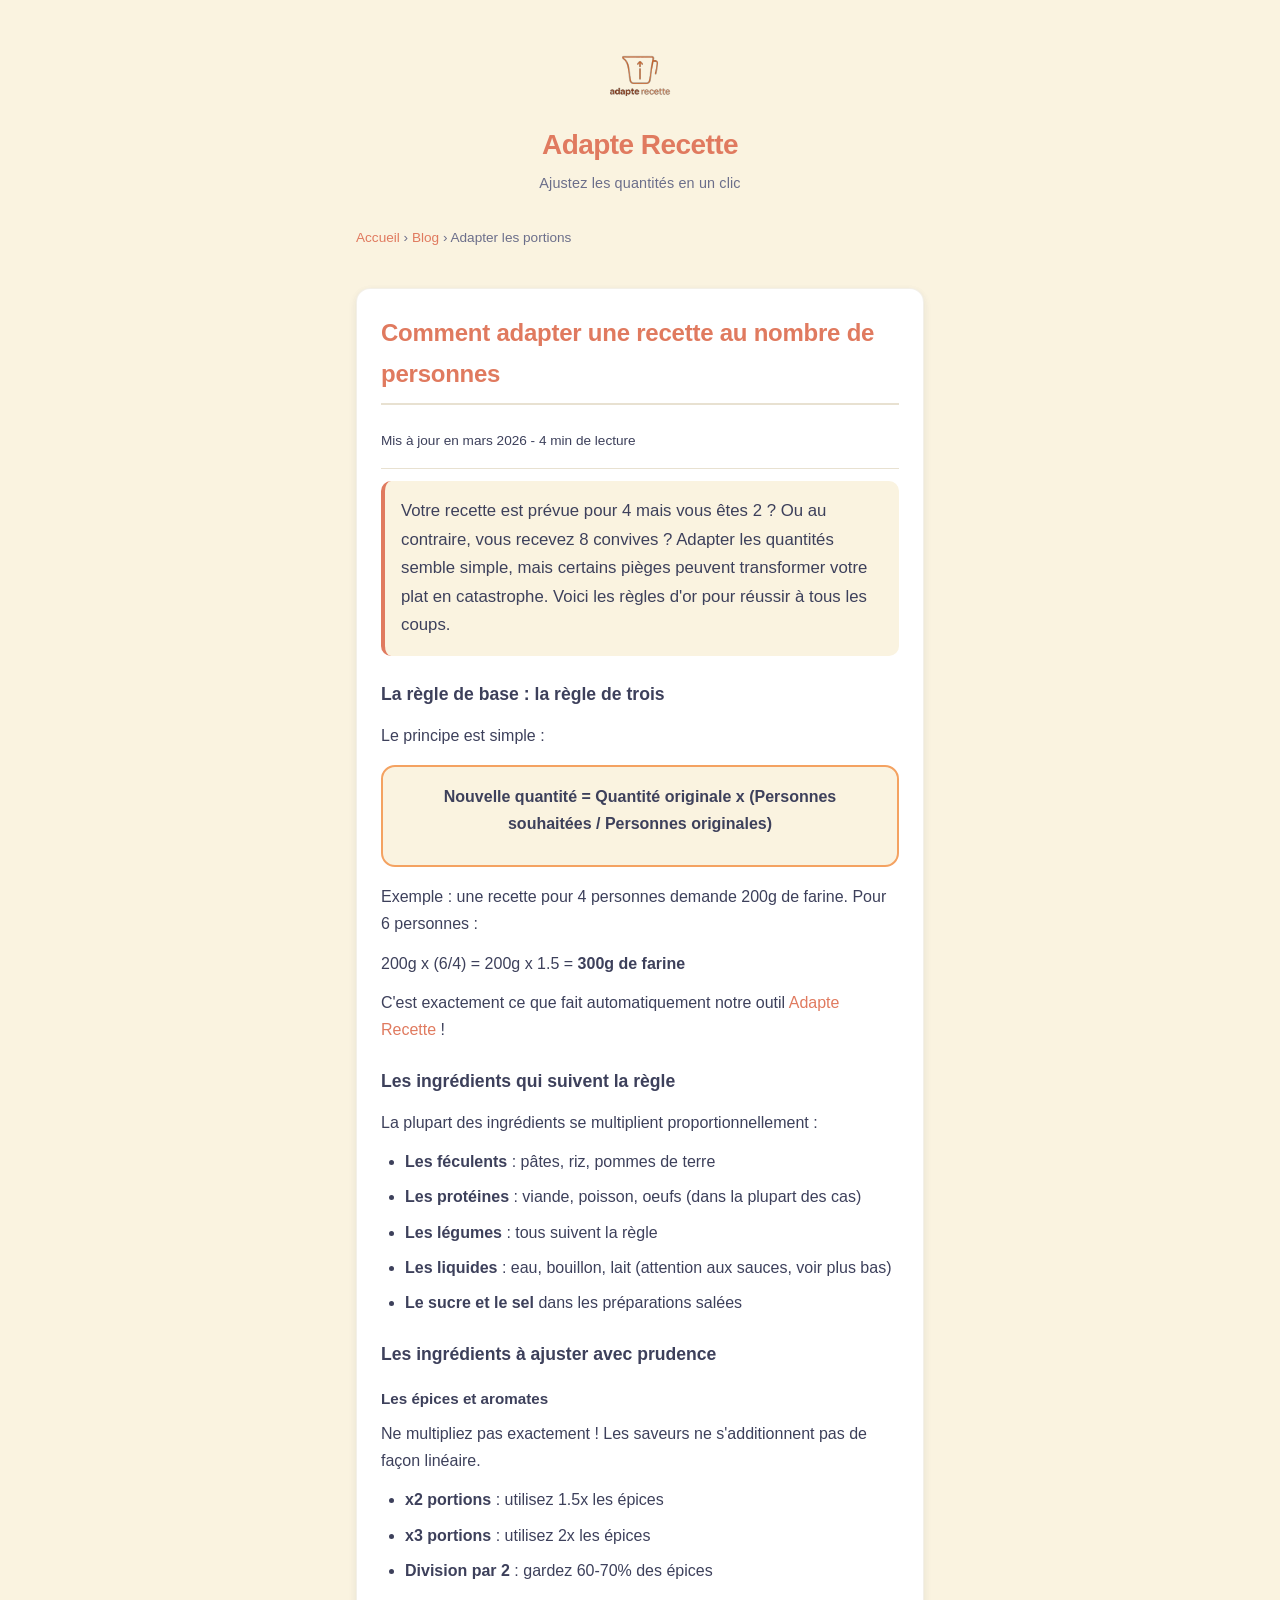
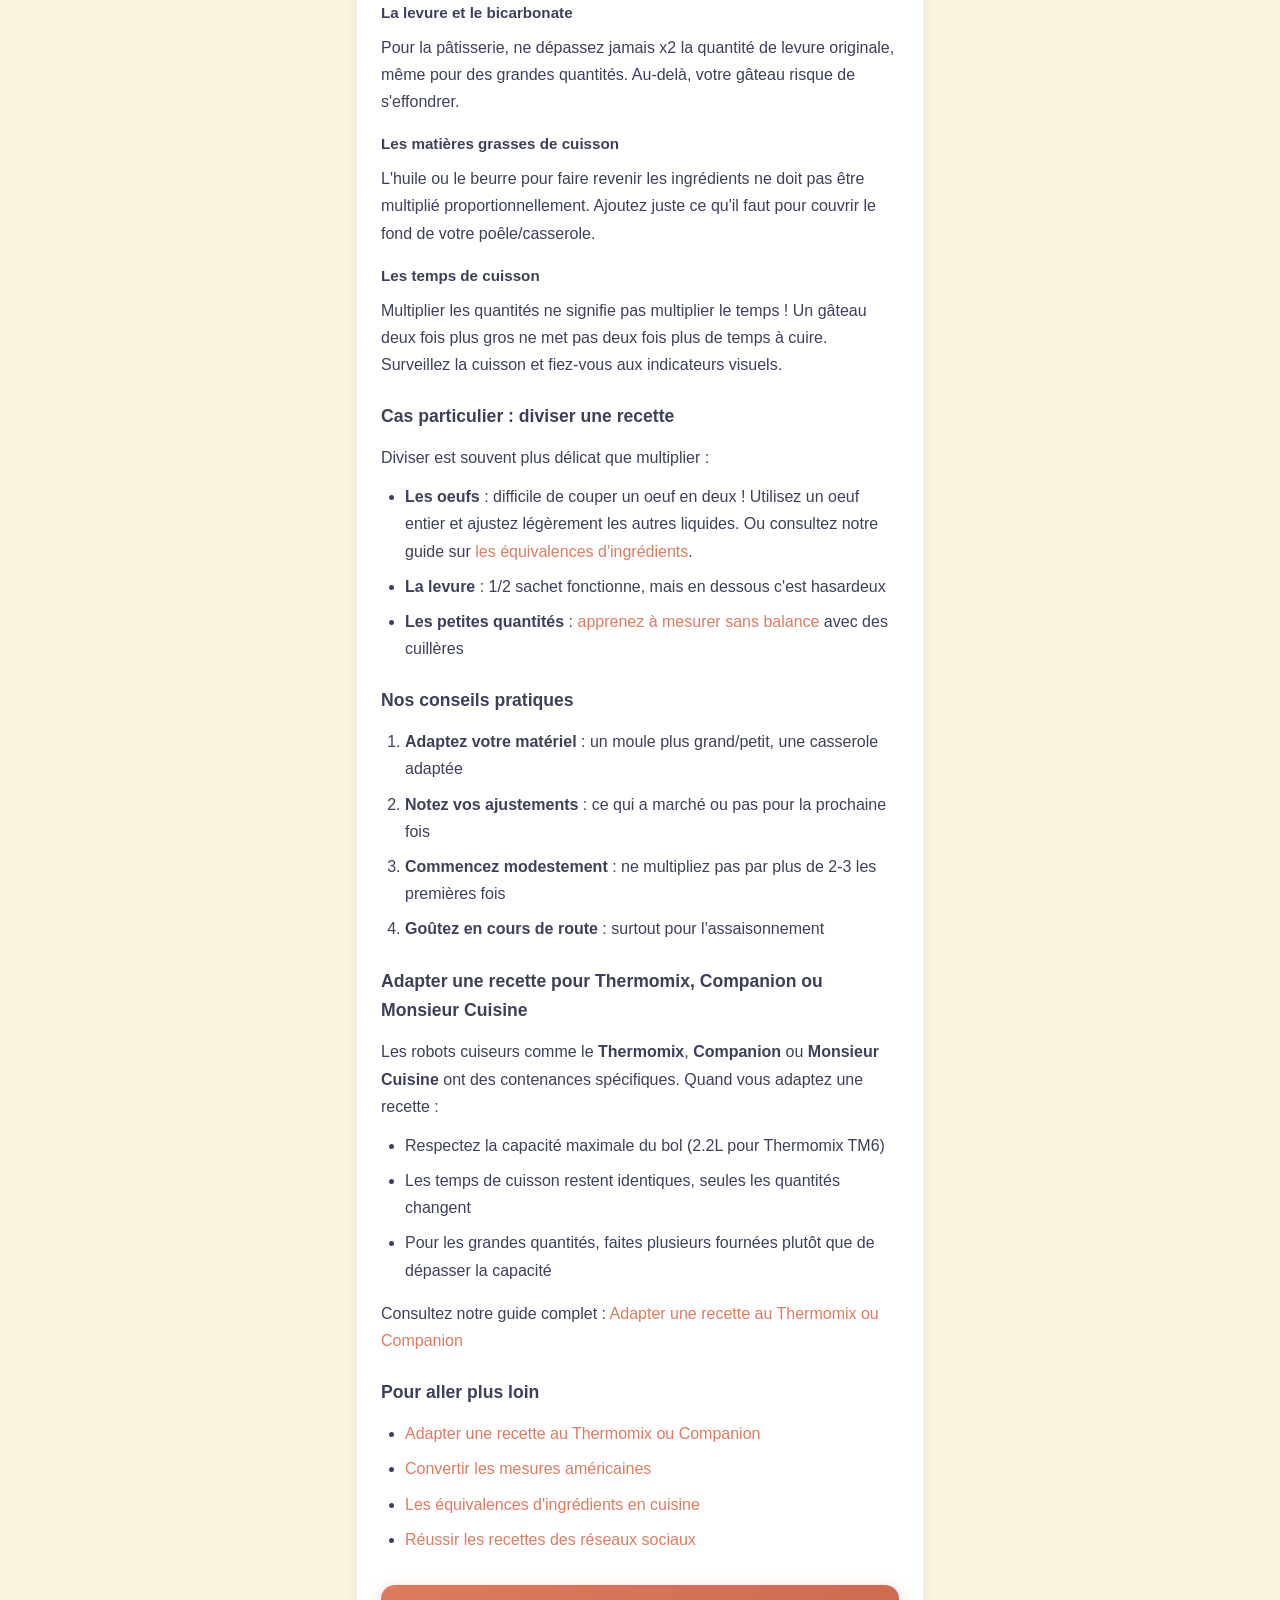
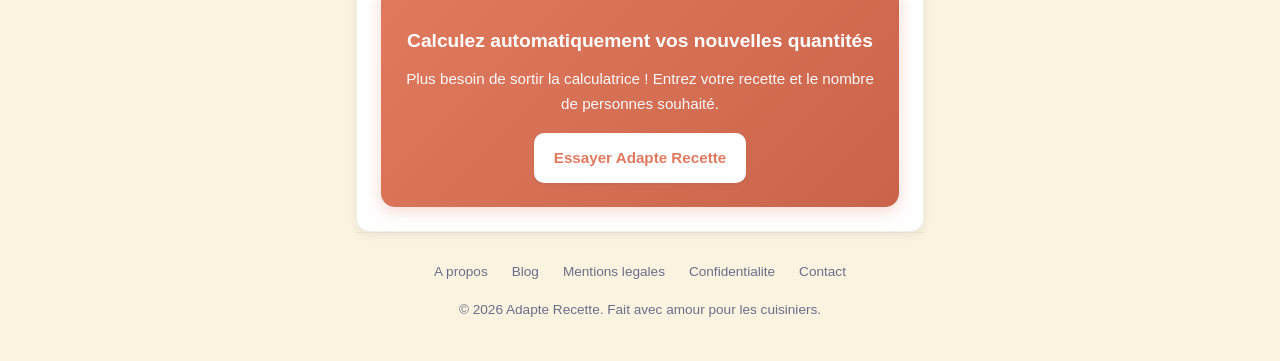
<file: blog/adapter-recette-nombre-personnes.html>
<!DOCTYPE html>
<html lang="fr">
<head>
    <meta charset="UTF-8">
    <meta name="viewport" content="width=device-width, initial-scale=1.0">
    <meta name="description" content="Comment calculer une recette pour plus ou moins de personnes ? Découvrez le tableau de proportionnalité, la formule de calcul et nos astuces pour adapter vos quantités.">
    <meta name="theme-color" content="#E07A5F">
    <title>Comment calculer une recette - Tableau de proportionnalité recette cuisine | Adapte Recette</title>
    <link rel="icon" type="image/png" href="/favicon.png">
    <link rel="apple-touch-icon" href="/icons/icon-192.png">
    <link rel="stylesheet" href="/style.css?v=6">
    <link rel="canonical" href="https://adapte-recette.fr/blog/adapter-recette-nombre-personnes">
</head>
<body>
    <div class="container">
        <header>
            <a href="/" class="header-link">
                <img src="/logo-adapte-recette.svg" alt="Adapte Recette" class="header-logo">
                <h1>Adapte Recette</h1>
            </a>
            <p class="subtitle">Ajustez les quantités en un clic</p>
        </header>

        <main>
            <nav class="breadcrumb">
                <a href="/">Accueil</a> &rsaquo; <a href="/blog">Blog</a> &rsaquo; <span>Adapter les portions</span>
            </nav>

            <article class="card content-page blog-article">
                <h2>Comment adapter une recette au nombre de personnes</h2>
                <p class="article-meta">Mis à jour en mars 2026 - 4 min de lecture</p>

                <p class="article-intro">Votre recette est prévue pour 4 mais vous êtes 2 ? Ou au contraire, vous recevez 8 convives ? Adapter les quantités semble simple, mais certains pièges peuvent transformer votre plat en catastrophe. Voici les règles d'or pour réussir à tous les coups.</p>

                <section>
                    <h3>La règle de base : la règle de trois</h3>
                    <p>Le principe est simple :</p>
                    <div class="formula-box">
                        <p><strong>Nouvelle quantité = Quantité originale x (Personnes souhaitées / Personnes originales)</strong></p>
                    </div>
                    <p>Exemple : une recette pour 4 personnes demande 200g de farine. Pour 6 personnes :</p>
                    <p>200g x (6/4) = 200g x 1.5 = <strong>300g de farine</strong></p>
                    <p>C'est exactement ce que fait automatiquement notre outil <a href="/">Adapte Recette</a> !</p>
                </section>

                <section>
                    <h3>Les ingrédients qui suivent la règle</h3>
                    <p>La plupart des ingrédients se multiplient proportionnellement :</p>
                    <ul>
                        <li><strong>Les féculents</strong> : pâtes, riz, pommes de terre</li>
                        <li><strong>Les protéines</strong> : viande, poisson, oeufs (dans la plupart des cas)</li>
                        <li><strong>Les légumes</strong> : tous suivent la règle</li>
                        <li><strong>Les liquides</strong> : eau, bouillon, lait (attention aux sauces, voir plus bas)</li>
                        <li><strong>Le sucre et le sel</strong> dans les préparations salées</li>
                    </ul>
                </section>

                <section>
                    <h3>Les ingrédients à ajuster avec prudence</h3>

                    <h4>Les épices et aromates</h4>
                    <p>Ne multipliez pas exactement ! Les saveurs ne s'additionnent pas de façon linéaire.</p>
                    <ul>
                        <li><strong>x2 portions</strong> : utilisez 1.5x les épices</li>
                        <li><strong>x3 portions</strong> : utilisez 2x les épices</li>
                        <li><strong>Division par 2</strong> : gardez 60-70% des épices</li>
                    </ul>

                    <h4>La levure et le bicarbonate</h4>
                    <p>Pour la pâtisserie, ne dépassez jamais x2 la quantité de levure originale, même pour des grandes quantités. Au-delà, votre gâteau risque de s'effondrer.</p>

                    <h4>Les matières grasses de cuisson</h4>
                    <p>L'huile ou le beurre pour faire revenir les ingrédients ne doit pas être multiplié proportionnellement. Ajoutez juste ce qu'il faut pour couvrir le fond de votre poêle/casserole.</p>

                    <h4>Les temps de cuisson</h4>
                    <p>Multiplier les quantités ne signifie pas multiplier le temps ! Un gâteau deux fois plus gros ne met pas deux fois plus de temps à cuire. Surveillez la cuisson et fiez-vous aux indicateurs visuels.</p>
                </section>

                <section>
                    <h3>Cas particulier : diviser une recette</h3>
                    <p>Diviser est souvent plus délicat que multiplier :</p>
                    <ul>
                        <li><strong>Les oeufs</strong> : difficile de couper un oeuf en deux ! Utilisez un oeuf entier et ajustez légèrement les autres liquides. Ou consultez notre guide sur <a href="/blog/equivalences-ingredients-cuisine">les équivalences d'ingrédients</a>.</li>
                        <li><strong>La levure</strong> : 1/2 sachet fonctionne, mais en dessous c'est hasardeux</li>
                        <li><strong>Les petites quantités</strong> : <a href="/blog/cuisiner-sans-balance">apprenez à mesurer sans balance</a> avec des cuillères</li>
                    </ul>
                </section>

                <section>
                    <h3>Nos conseils pratiques</h3>
                    <ol>
                        <li><strong>Adaptez votre matériel</strong> : un moule plus grand/petit, une casserole adaptée</li>
                        <li><strong>Notez vos ajustements</strong> : ce qui a marché ou pas pour la prochaine fois</li>
                        <li><strong>Commencez modestement</strong> : ne multipliez pas par plus de 2-3 les premières fois</li>
                        <li><strong>Goûtez en cours de route</strong> : surtout pour l'assaisonnement</li>
                    </ol>
                </section>

                <section>
                    <h3>Adapter une recette pour Thermomix, Companion ou Monsieur Cuisine</h3>
                    <p>Les robots cuiseurs comme le <strong>Thermomix</strong>, <strong>Companion</strong> ou <strong>Monsieur Cuisine</strong> ont des contenances spécifiques. Quand vous adaptez une recette :</p>
                    <ul>
                        <li>Respectez la capacité maximale du bol (2.2L pour Thermomix TM6)</li>
                        <li>Les temps de cuisson restent identiques, seules les quantités changent</li>
                        <li>Pour les grandes quantités, faites plusieurs fournées plutôt que de dépasser la capacité</li>
                    </ul>
                    <p>Consultez notre guide complet : <a href="/blog/adapter-recette-thermomix-companion">Adapter une recette au Thermomix ou Companion</a></p>
                </section>

                <section>
                    <h3>Pour aller plus loin</h3>
                    <ul>
                        <li><a href="/blog/adapter-recette-thermomix-companion">Adapter une recette au Thermomix ou Companion</a></li>
                        <li><a href="/blog/convertir-mesures-americaines-francaises">Convertir les mesures américaines</a></li>
                        <li><a href="/blog/equivalences-ingredients-cuisine">Les équivalences d'ingrédients en cuisine</a></li>
                        <li><a href="/blog/reussir-recettes-reseaux-sociaux">Réussir les recettes des réseaux sociaux</a></li>
                    </ul>
                </section>

                <div class="article-cta">
                    <h4>Calculez automatiquement vos nouvelles quantités</h4>
                    <p>Plus besoin de sortir la calculatrice ! Entrez votre recette et le nombre de personnes souhaité.</p>
                    <a href="/" class="btn btn-primary">Essayer Adapte Recette</a>
                </div>
            </article>
        </main>

        <footer></footer>
    </div>
    <script src="/footer.js"></script>
</body>
</html>
</file>
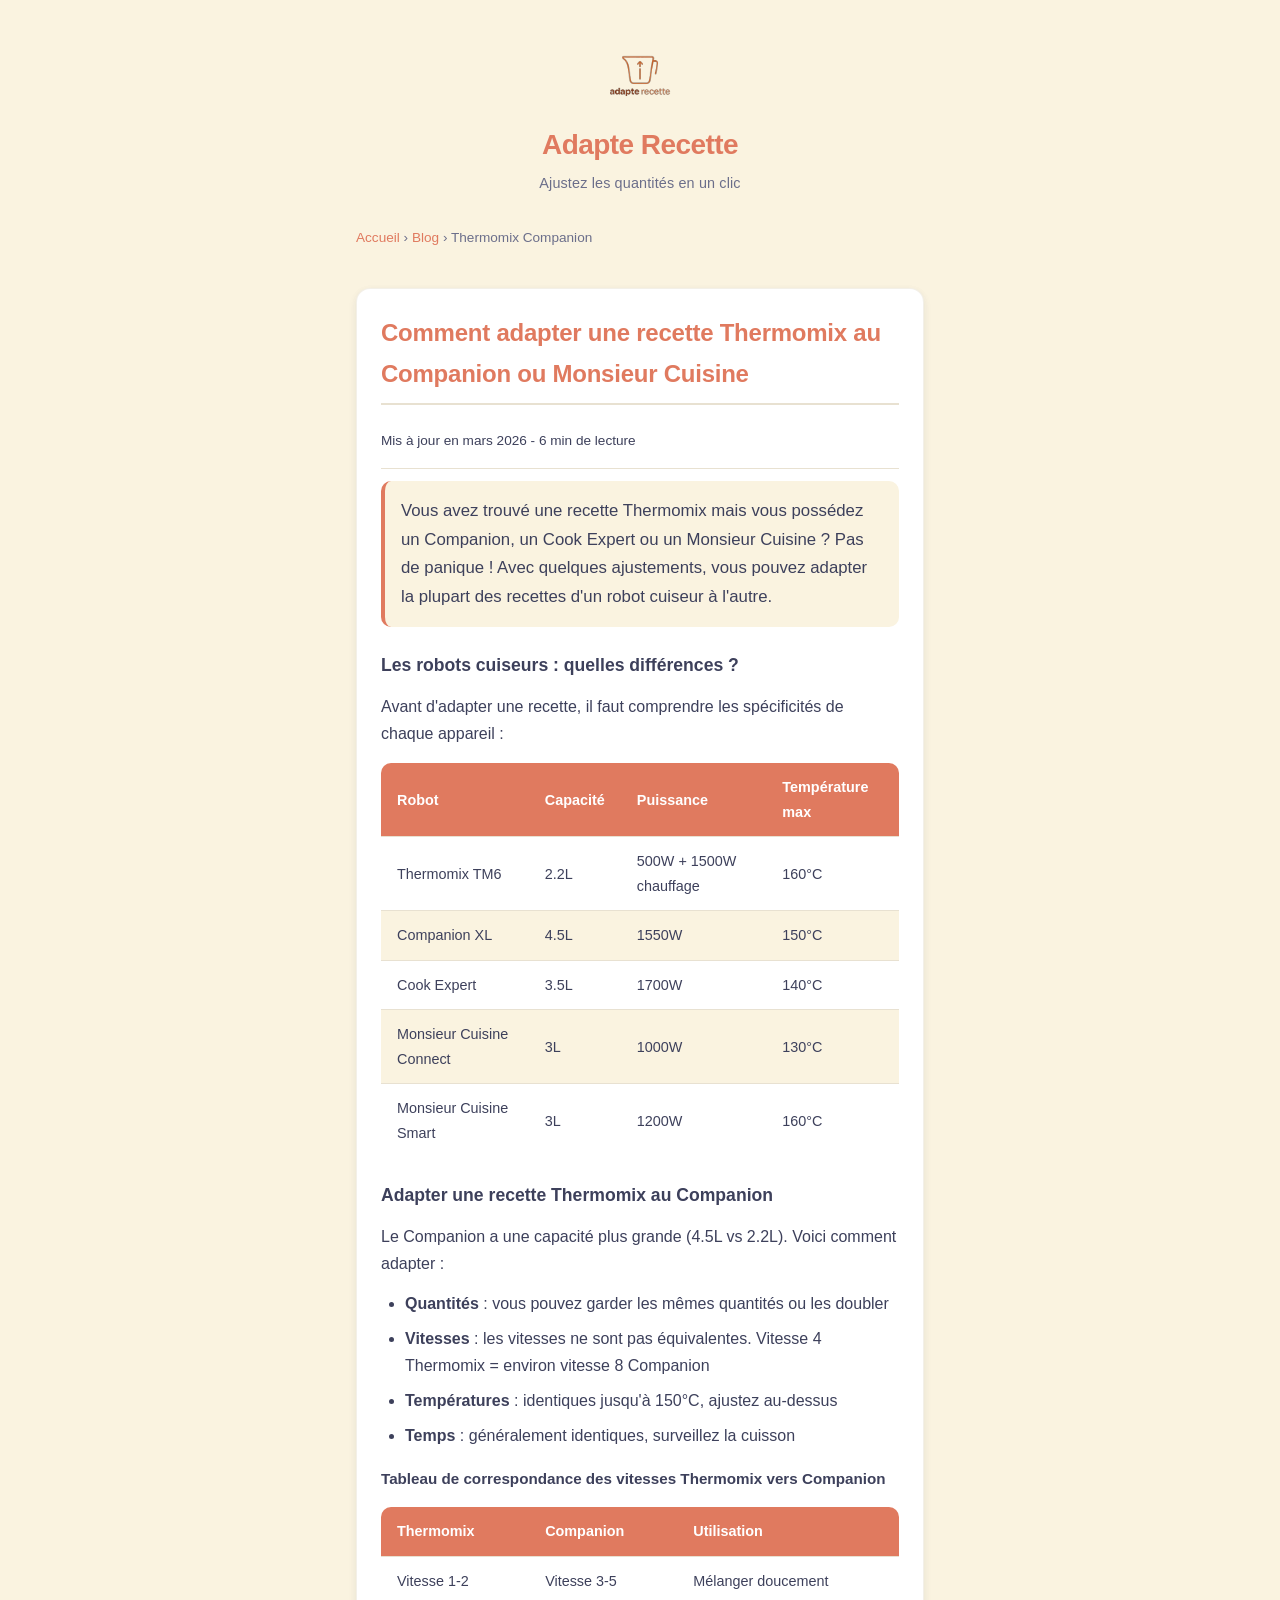
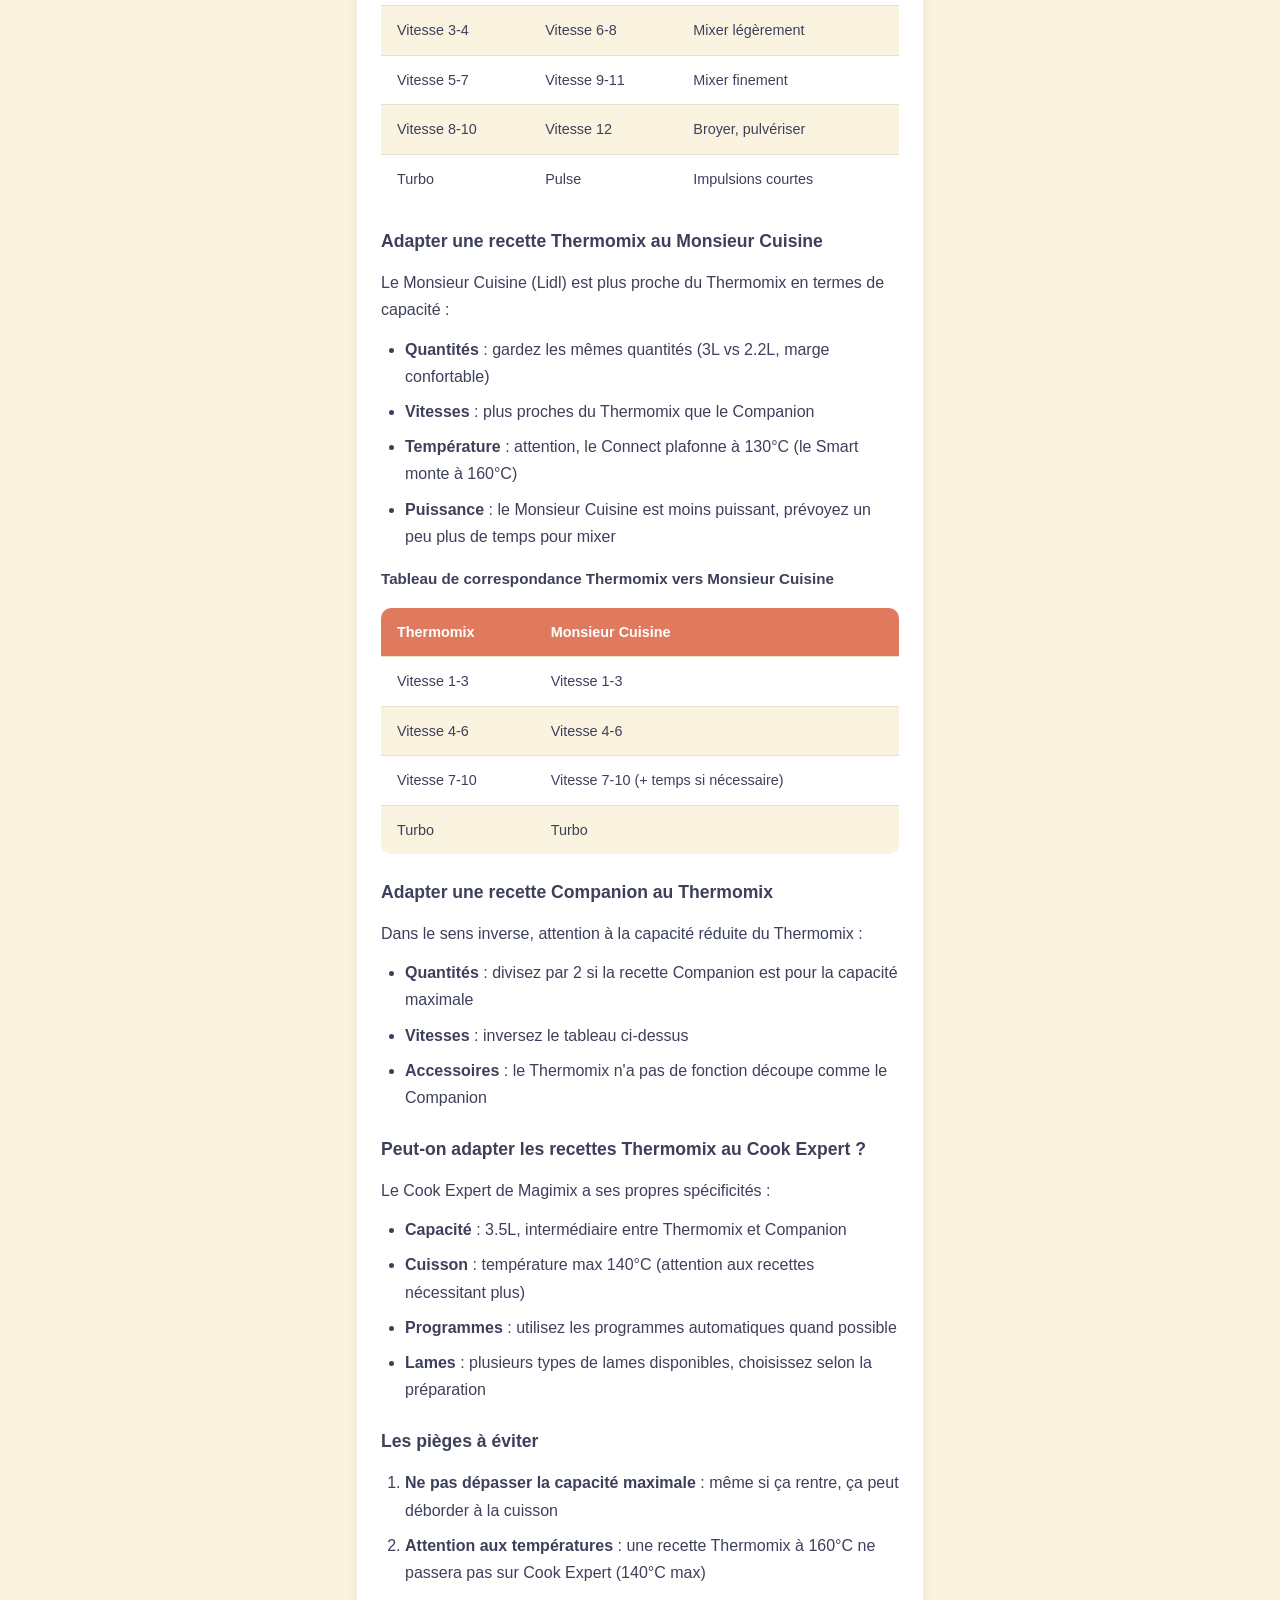
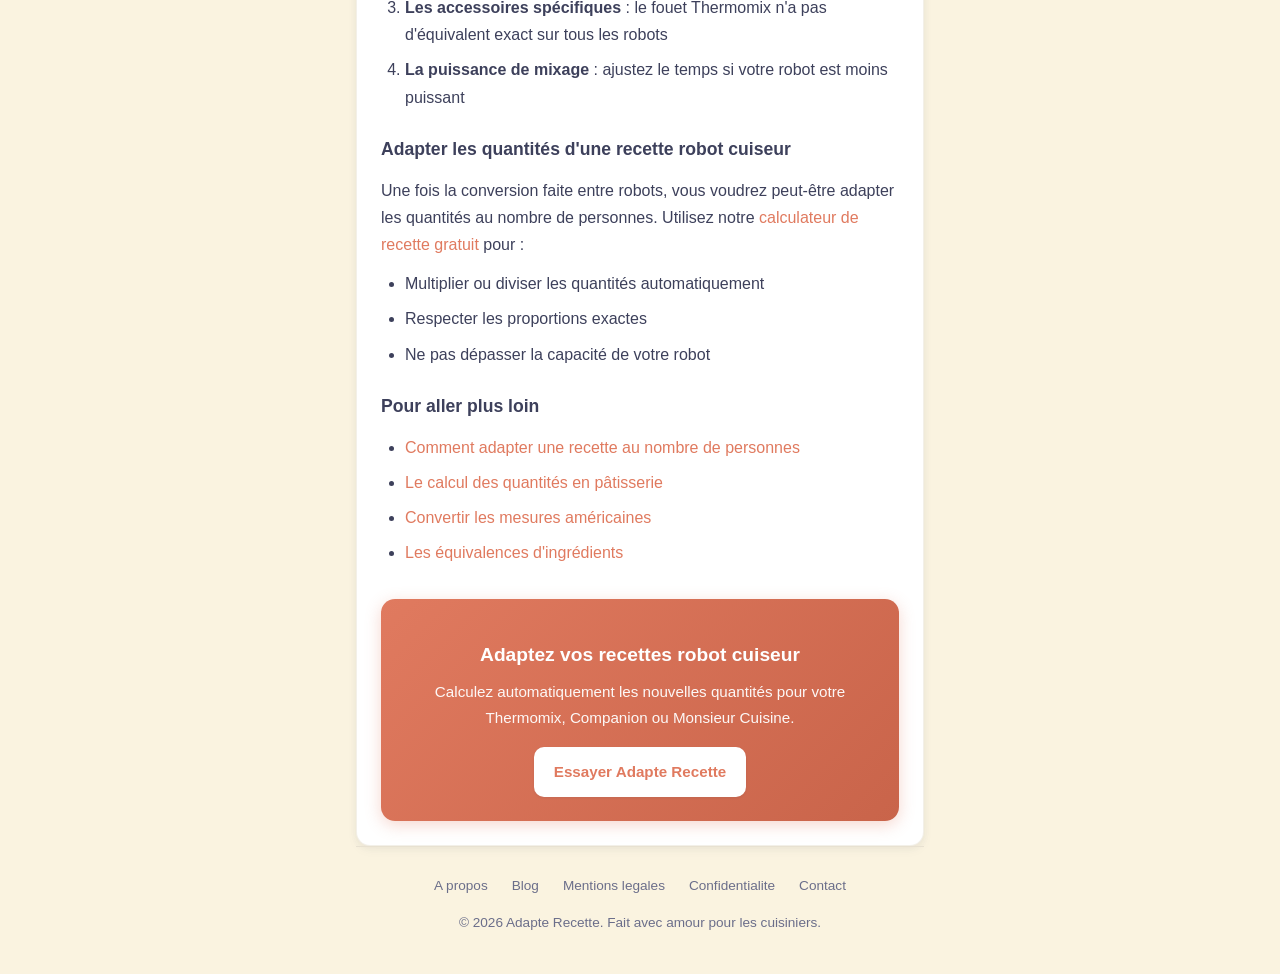
<file: blog/adapter-recette-thermomix-companion.html>
<!DOCTYPE html>
<html lang="fr">
<head>
    <meta charset="UTF-8">
    <meta name="viewport" content="width=device-width, initial-scale=1.0">
    <meta name="description" content="Comment adapter une recette Thermomix au Companion, Cook Expert ou Monsieur Cuisine ? Guide complet pour convertir vos recettes entre robots cuiseurs.">
    <meta name="theme-color" content="#E07A5F">
    <title>Adapter une recette Thermomix au Companion ou Monsieur Cuisine | Adapte Recette</title>
    <link rel="icon" type="image/png" href="/favicon.png">
    <link rel="apple-touch-icon" href="/icons/icon-192.png">
    <link rel="stylesheet" href="/style.css?v=6">
    <link rel="canonical" href="https://adapte-recette.fr/blog/adapter-recette-thermomix-companion">
</head>
<body>
    <div class="container">
        <header>
            <a href="/" class="header-link">
                <img src="/logo-adapte-recette.svg" alt="Adapte Recette" class="header-logo">
                <h1>Adapte Recette</h1>
            </a>
            <p class="subtitle">Ajustez les quantités en un clic</p>
        </header>

        <main>
            <nav class="breadcrumb">
                <a href="/">Accueil</a> &rsaquo; <a href="/blog">Blog</a> &rsaquo; <span>Thermomix Companion</span>
            </nav>

            <article class="card content-page blog-article">
                <h2>Comment adapter une recette Thermomix au Companion ou Monsieur Cuisine</h2>
                <p class="article-meta">Mis à jour en mars 2026 - 6 min de lecture</p>

                <p class="article-intro">Vous avez trouvé une recette Thermomix mais vous possédez un Companion, un Cook Expert ou un Monsieur Cuisine ? Pas de panique ! Avec quelques ajustements, vous pouvez adapter la plupart des recettes d'un robot cuiseur à l'autre.</p>

                <section>
                    <h3>Les robots cuiseurs : quelles différences ?</h3>
                    <p>Avant d'adapter une recette, il faut comprendre les spécificités de chaque appareil :</p>

                    <table class="conversion-table">
                        <thead>
                            <tr>
                                <th>Robot</th>
                                <th>Capacité</th>
                                <th>Puissance</th>
                                <th>Température max</th>
                            </tr>
                        </thead>
                        <tbody>
                            <tr>
                                <td>Thermomix TM6</td>
                                <td>2.2L</td>
                                <td>500W + 1500W chauffage</td>
                                <td>160°C</td>
                            </tr>
                            <tr>
                                <td>Companion XL</td>
                                <td>4.5L</td>
                                <td>1550W</td>
                                <td>150°C</td>
                            </tr>
                            <tr>
                                <td>Cook Expert</td>
                                <td>3.5L</td>
                                <td>1700W</td>
                                <td>140°C</td>
                            </tr>
                            <tr>
                                <td>Monsieur Cuisine Connect</td>
                                <td>3L</td>
                                <td>1000W</td>
                                <td>130°C</td>
                            </tr>
                            <tr>
                                <td>Monsieur Cuisine Smart</td>
                                <td>3L</td>
                                <td>1200W</td>
                                <td>160°C</td>
                            </tr>
                        </tbody>
                    </table>
                </section>

                <section>
                    <h3>Adapter une recette Thermomix au Companion</h3>
                    <p>Le Companion a une capacité plus grande (4.5L vs 2.2L). Voici comment adapter :</p>
                    <ul>
                        <li><strong>Quantités</strong> : vous pouvez garder les mêmes quantités ou les doubler</li>
                        <li><strong>Vitesses</strong> : les vitesses ne sont pas équivalentes. Vitesse 4 Thermomix = environ vitesse 8 Companion</li>
                        <li><strong>Températures</strong> : identiques jusqu'à 150°C, ajustez au-dessus</li>
                        <li><strong>Temps</strong> : généralement identiques, surveillez la cuisson</li>
                    </ul>

                    <h4>Tableau de correspondance des vitesses Thermomix vers Companion</h4>
                    <table class="conversion-table">
                        <thead>
                            <tr>
                                <th>Thermomix</th>
                                <th>Companion</th>
                                <th>Utilisation</th>
                            </tr>
                        </thead>
                        <tbody>
                            <tr><td>Vitesse 1-2</td><td>Vitesse 3-5</td><td>Mélanger doucement</td></tr>
                            <tr><td>Vitesse 3-4</td><td>Vitesse 6-8</td><td>Mixer légèrement</td></tr>
                            <tr><td>Vitesse 5-7</td><td>Vitesse 9-11</td><td>Mixer finement</td></tr>
                            <tr><td>Vitesse 8-10</td><td>Vitesse 12</td><td>Broyer, pulvériser</td></tr>
                            <tr><td>Turbo</td><td>Pulse</td><td>Impulsions courtes</td></tr>
                        </tbody>
                    </table>
                </section>

                <section>
                    <h3>Adapter une recette Thermomix au Monsieur Cuisine</h3>
                    <p>Le Monsieur Cuisine (Lidl) est plus proche du Thermomix en termes de capacité :</p>
                    <ul>
                        <li><strong>Quantités</strong> : gardez les mêmes quantités (3L vs 2.2L, marge confortable)</li>
                        <li><strong>Vitesses</strong> : plus proches du Thermomix que le Companion</li>
                        <li><strong>Température</strong> : attention, le Connect plafonne à 130°C (le Smart monte à 160°C)</li>
                        <li><strong>Puissance</strong> : le Monsieur Cuisine est moins puissant, prévoyez un peu plus de temps pour mixer</li>
                    </ul>

                    <h4>Tableau de correspondance Thermomix vers Monsieur Cuisine</h4>
                    <table class="conversion-table">
                        <thead>
                            <tr>
                                <th>Thermomix</th>
                                <th>Monsieur Cuisine</th>
                            </tr>
                        </thead>
                        <tbody>
                            <tr><td>Vitesse 1-3</td><td>Vitesse 1-3</td></tr>
                            <tr><td>Vitesse 4-6</td><td>Vitesse 4-6</td></tr>
                            <tr><td>Vitesse 7-10</td><td>Vitesse 7-10 (+ temps si nécessaire)</td></tr>
                            <tr><td>Turbo</td><td>Turbo</td></tr>
                        </tbody>
                    </table>
                </section>

                <section>
                    <h3>Adapter une recette Companion au Thermomix</h3>
                    <p>Dans le sens inverse, attention à la capacité réduite du Thermomix :</p>
                    <ul>
                        <li><strong>Quantités</strong> : divisez par 2 si la recette Companion est pour la capacité maximale</li>
                        <li><strong>Vitesses</strong> : inversez le tableau ci-dessus</li>
                        <li><strong>Accessoires</strong> : le Thermomix n'a pas de fonction découpe comme le Companion</li>
                    </ul>
                </section>

                <section>
                    <h3>Peut-on adapter les recettes Thermomix au Cook Expert ?</h3>
                    <p>Le Cook Expert de Magimix a ses propres spécificités :</p>
                    <ul>
                        <li><strong>Capacité</strong> : 3.5L, intermédiaire entre Thermomix et Companion</li>
                        <li><strong>Cuisson</strong> : température max 140°C (attention aux recettes nécessitant plus)</li>
                        <li><strong>Programmes</strong> : utilisez les programmes automatiques quand possible</li>
                        <li><strong>Lames</strong> : plusieurs types de lames disponibles, choisissez selon la préparation</li>
                    </ul>
                </section>

                <section>
                    <h3>Les pièges à éviter</h3>
                    <ol>
                        <li><strong>Ne pas dépasser la capacité maximale</strong> : même si ça rentre, ça peut déborder à la cuisson</li>
                        <li><strong>Attention aux températures</strong> : une recette Thermomix à 160°C ne passera pas sur Cook Expert (140°C max)</li>
                        <li><strong>Les accessoires spécifiques</strong> : le fouet Thermomix n'a pas d'équivalent exact sur tous les robots</li>
                        <li><strong>La puissance de mixage</strong> : ajustez le temps si votre robot est moins puissant</li>
                    </ol>
                </section>

                <section>
                    <h3>Adapter les quantités d'une recette robot cuiseur</h3>
                    <p>Une fois la conversion faite entre robots, vous voudrez peut-être adapter les quantités au nombre de personnes. Utilisez notre <a href="/">calculateur de recette gratuit</a> pour :</p>
                    <ul>
                        <li>Multiplier ou diviser les quantités automatiquement</li>
                        <li>Respecter les proportions exactes</li>
                        <li>Ne pas dépasser la capacité de votre robot</li>
                    </ul>
                </section>

                <section>
                    <h3>Pour aller plus loin</h3>
                    <ul>
                        <li><a href="/blog/adapter-recette-nombre-personnes">Comment adapter une recette au nombre de personnes</a></li>
                        <li><a href="/blog/calcul-quantites-patisserie">Le calcul des quantités en pâtisserie</a></li>
                        <li><a href="/blog/convertir-mesures-americaines-francaises">Convertir les mesures américaines</a></li>
                        <li><a href="/blog/equivalences-ingredients-cuisine">Les équivalences d'ingrédients</a></li>
                    </ul>
                </section>

                <div class="article-cta">
                    <h4>Adaptez vos recettes robot cuiseur</h4>
                    <p>Calculez automatiquement les nouvelles quantités pour votre Thermomix, Companion ou Monsieur Cuisine.</p>
                    <a href="/" class="btn btn-primary">Essayer Adapte Recette</a>
                </div>
            </article>
        </main>

        <footer></footer>
    </div>
    <script src="/footer.js"></script>
</body>
</html>
</file>
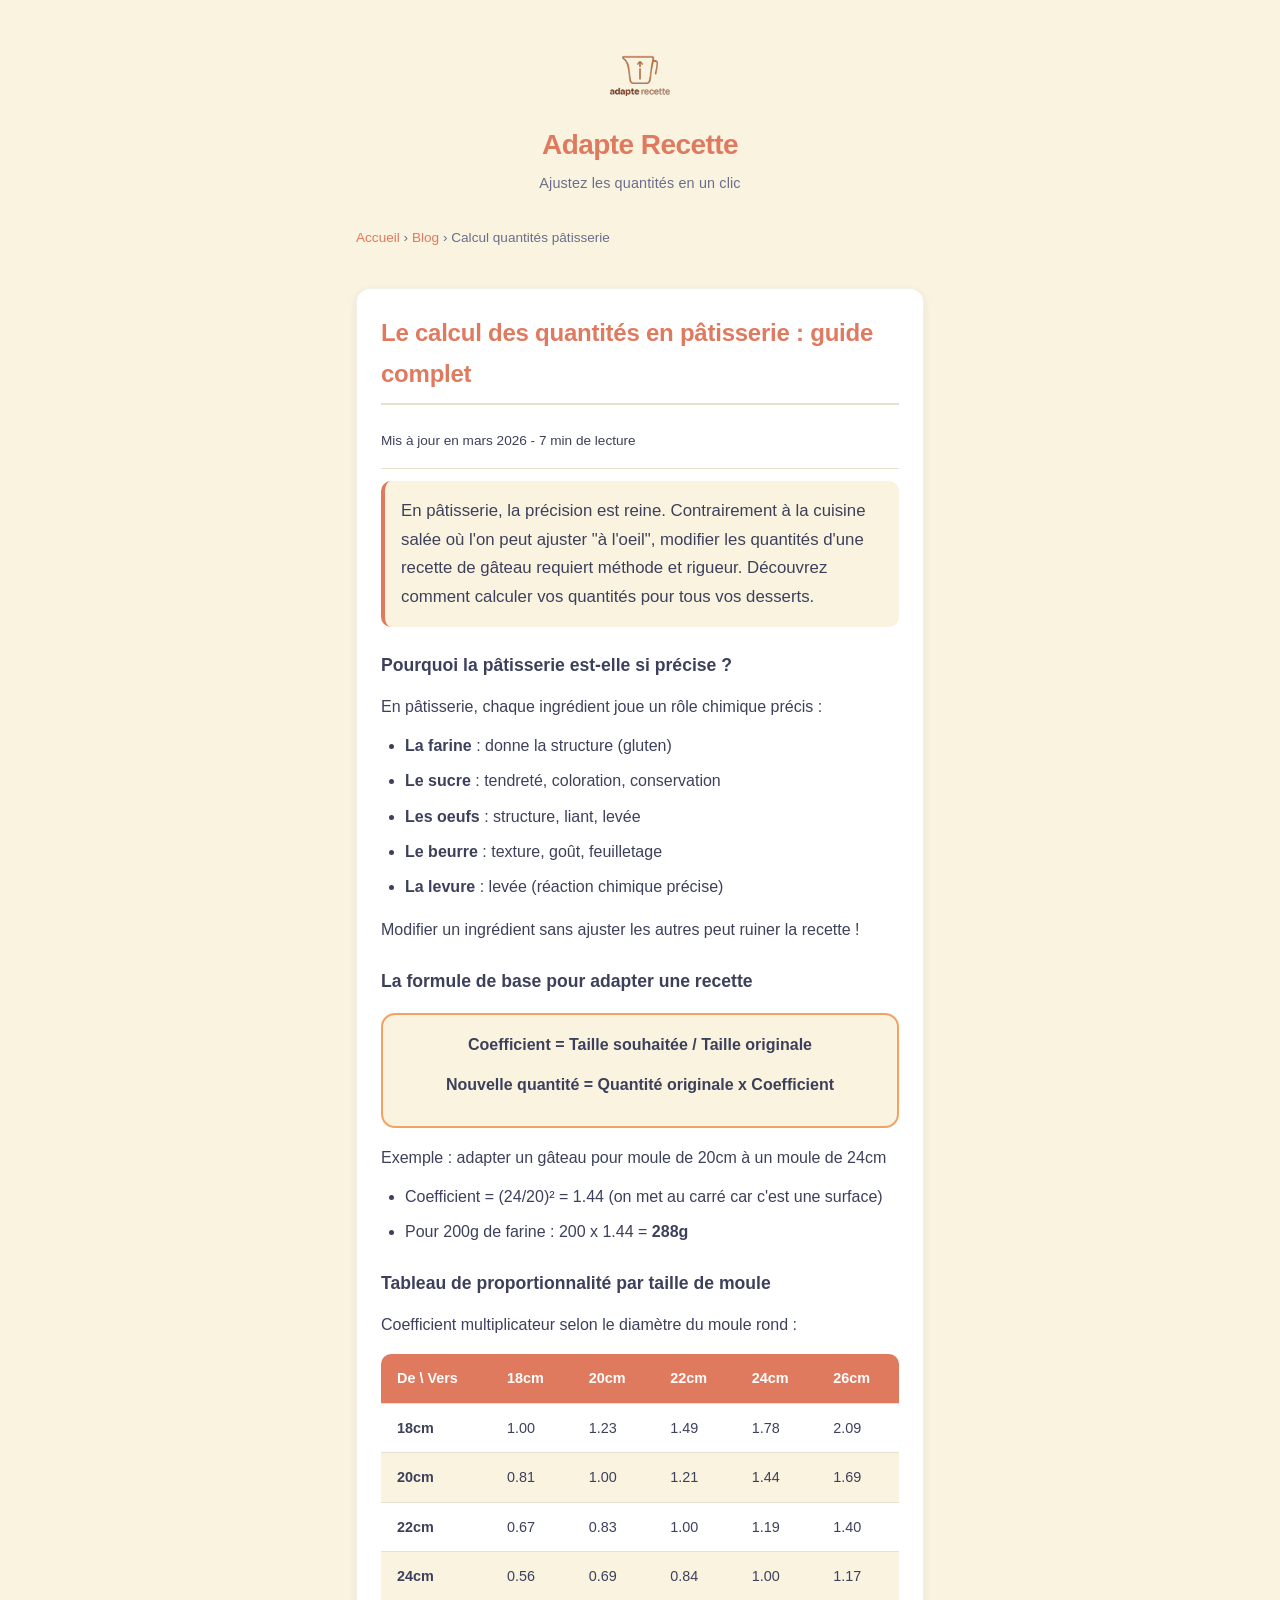
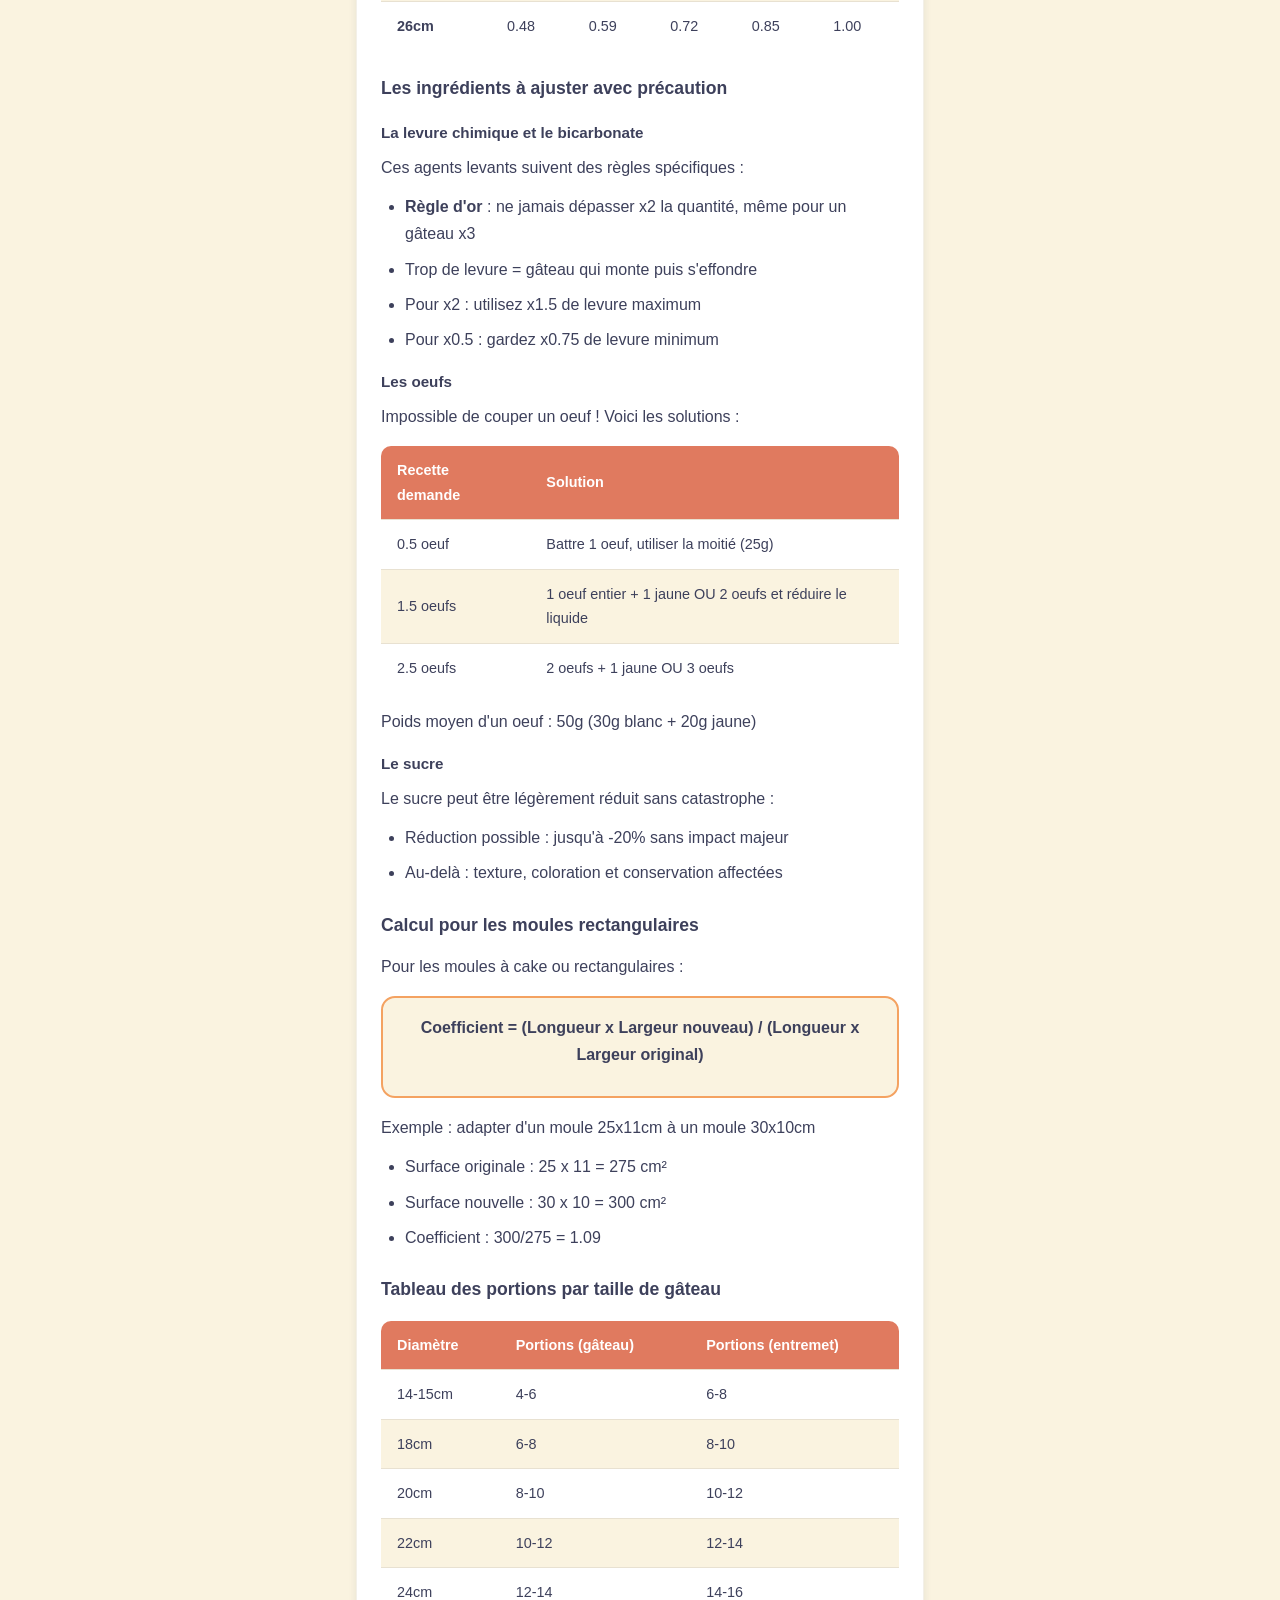
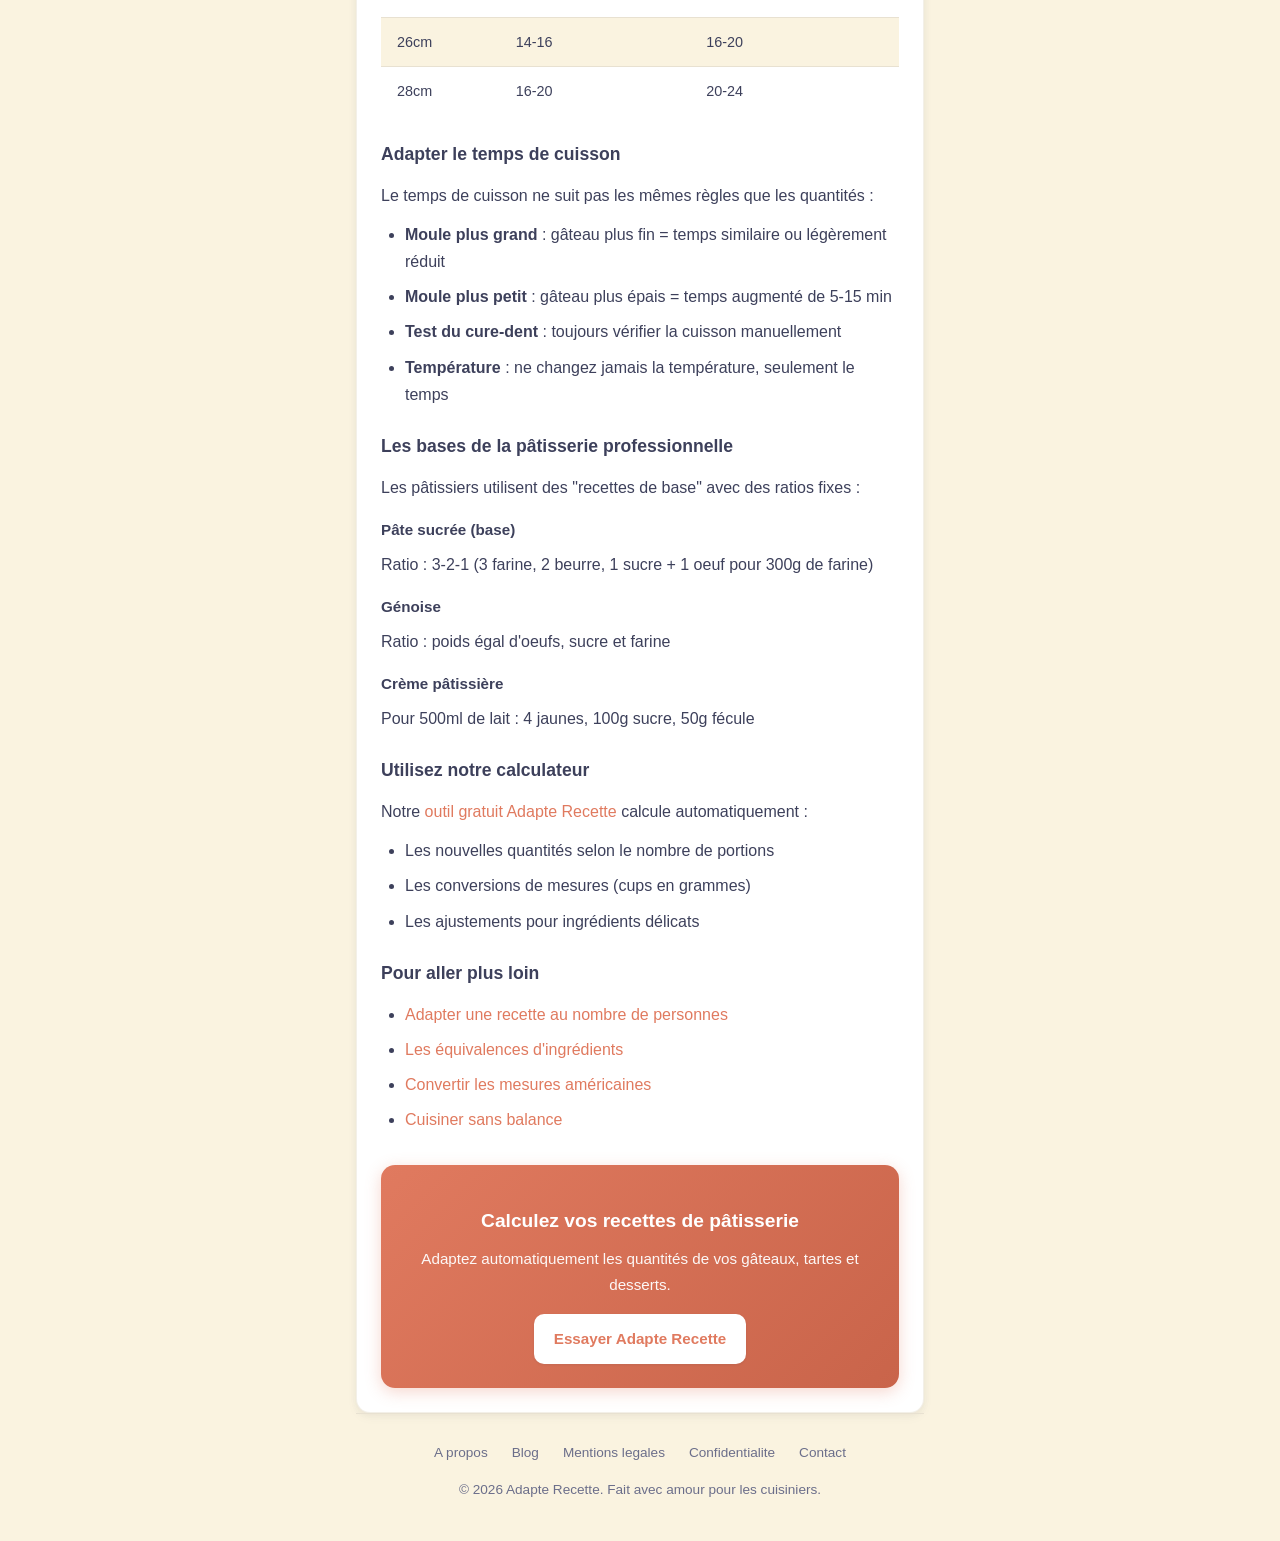
<file: blog/calcul-quantites-patisserie.html>
<!DOCTYPE html>
<html lang="fr">
<head>
    <meta charset="UTF-8">
    <meta name="viewport" content="width=device-width, initial-scale=1.0">
    <meta name="description" content="Guide complet pour le calcul des quantités en pâtisserie. Tableaux de proportionnalité, formules et astuces pour adapter vos recettes de gâteaux, tartes et desserts.">
    <meta name="theme-color" content="#E07A5F">
    <title>Calcul des quantités en pâtisserie - Tableaux et formules | Adapte Recette</title>
    <link rel="icon" type="image/png" href="/favicon.png">
    <link rel="apple-touch-icon" href="/icons/icon-192.png">
    <link rel="stylesheet" href="/style.css?v=6">
    <link rel="canonical" href="https://adapte-recette.fr/blog/calcul-quantites-patisserie">
</head>
<body>
    <div class="container">
        <header>
            <a href="/" class="header-link">
                <img src="/logo-adapte-recette.svg" alt="Adapte Recette" class="header-logo">
                <h1>Adapte Recette</h1>
            </a>
            <p class="subtitle">Ajustez les quantités en un clic</p>
        </header>

        <main>
            <nav class="breadcrumb">
                <a href="/">Accueil</a> &rsaquo; <a href="/blog">Blog</a> &rsaquo; <span>Calcul quantités pâtisserie</span>
            </nav>

            <article class="card content-page blog-article">
                <h2>Le calcul des quantités en pâtisserie : guide complet</h2>
                <p class="article-meta">Mis à jour en mars 2026 - 7 min de lecture</p>

                <p class="article-intro">En pâtisserie, la précision est reine. Contrairement à la cuisine salée où l'on peut ajuster "à l'oeil", modifier les quantités d'une recette de gâteau requiert méthode et rigueur. Découvrez comment calculer vos quantités pour tous vos desserts.</p>

                <section>
                    <h3>Pourquoi la pâtisserie est-elle si précise ?</h3>
                    <p>En pâtisserie, chaque ingrédient joue un rôle chimique précis :</p>
                    <ul>
                        <li><strong>La farine</strong> : donne la structure (gluten)</li>
                        <li><strong>Le sucre</strong> : tendreté, coloration, conservation</li>
                        <li><strong>Les oeufs</strong> : structure, liant, levée</li>
                        <li><strong>Le beurre</strong> : texture, goût, feuilletage</li>
                        <li><strong>La levure</strong> : levée (réaction chimique précise)</li>
                    </ul>
                    <p>Modifier un ingrédient sans ajuster les autres peut ruiner la recette !</p>
                </section>

                <section>
                    <h3>La formule de base pour adapter une recette</h3>
                    <div class="formula-box">
                        <p><strong>Coefficient = Taille souhaitée / Taille originale</strong></p>
                        <p><strong>Nouvelle quantité = Quantité originale x Coefficient</strong></p>
                    </div>
                    <p>Exemple : adapter un gâteau pour moule de 20cm à un moule de 24cm</p>
                    <ul>
                        <li>Coefficient = (24/20)² = 1.44 (on met au carré car c'est une surface)</li>
                        <li>Pour 200g de farine : 200 x 1.44 = <strong>288g</strong></li>
                    </ul>
                </section>

                <section>
                    <h3>Tableau de proportionnalité par taille de moule</h3>
                    <p>Coefficient multiplicateur selon le diamètre du moule rond :</p>

                    <table class="conversion-table">
                        <thead>
                            <tr>
                                <th>De \ Vers</th>
                                <th>18cm</th>
                                <th>20cm</th>
                                <th>22cm</th>
                                <th>24cm</th>
                                <th>26cm</th>
                            </tr>
                        </thead>
                        <tbody>
                            <tr><td><strong>18cm</strong></td><td>1.00</td><td>1.23</td><td>1.49</td><td>1.78</td><td>2.09</td></tr>
                            <tr><td><strong>20cm</strong></td><td>0.81</td><td>1.00</td><td>1.21</td><td>1.44</td><td>1.69</td></tr>
                            <tr><td><strong>22cm</strong></td><td>0.67</td><td>0.83</td><td>1.00</td><td>1.19</td><td>1.40</td></tr>
                            <tr><td><strong>24cm</strong></td><td>0.56</td><td>0.69</td><td>0.84</td><td>1.00</td><td>1.17</td></tr>
                            <tr><td><strong>26cm</strong></td><td>0.48</td><td>0.59</td><td>0.72</td><td>0.85</td><td>1.00</td></tr>
                        </tbody>
                    </table>
                </section>

                <section>
                    <h3>Les ingrédients à ajuster avec précaution</h3>

                    <h4>La levure chimique et le bicarbonate</h4>
                    <p>Ces agents levants suivent des règles spécifiques :</p>
                    <ul>
                        <li><strong>Règle d'or</strong> : ne jamais dépasser x2 la quantité, même pour un gâteau x3</li>
                        <li>Trop de levure = gâteau qui monte puis s'effondre</li>
                        <li>Pour x2 : utilisez x1.5 de levure maximum</li>
                        <li>Pour x0.5 : gardez x0.75 de levure minimum</li>
                    </ul>

                    <h4>Les oeufs</h4>
                    <p>Impossible de couper un oeuf ! Voici les solutions :</p>
                    <table class="conversion-table">
                        <thead>
                            <tr>
                                <th>Recette demande</th>
                                <th>Solution</th>
                            </tr>
                        </thead>
                        <tbody>
                            <tr><td>0.5 oeuf</td><td>Battre 1 oeuf, utiliser la moitié (25g)</td></tr>
                            <tr><td>1.5 oeufs</td><td>1 oeuf entier + 1 jaune OU 2 oeufs et réduire le liquide</td></tr>
                            <tr><td>2.5 oeufs</td><td>2 oeufs + 1 jaune OU 3 oeufs</td></tr>
                        </tbody>
                    </table>
                    <p>Poids moyen d'un oeuf : 50g (30g blanc + 20g jaune)</p>

                    <h4>Le sucre</h4>
                    <p>Le sucre peut être légèrement réduit sans catastrophe :</p>
                    <ul>
                        <li>Réduction possible : jusqu'à -20% sans impact majeur</li>
                        <li>Au-delà : texture, coloration et conservation affectées</li>
                    </ul>
                </section>

                <section>
                    <h3>Calcul pour les moules rectangulaires</h3>
                    <p>Pour les moules à cake ou rectangulaires :</p>
                    <div class="formula-box">
                        <p><strong>Coefficient = (Longueur x Largeur nouveau) / (Longueur x Largeur original)</strong></p>
                    </div>
                    <p>Exemple : adapter d'un moule 25x11cm à un moule 30x10cm</p>
                    <ul>
                        <li>Surface originale : 25 x 11 = 275 cm²</li>
                        <li>Surface nouvelle : 30 x 10 = 300 cm²</li>
                        <li>Coefficient : 300/275 = 1.09</li>
                    </ul>
                </section>

                <section>
                    <h3>Tableau des portions par taille de gâteau</h3>
                    <table class="conversion-table">
                        <thead>
                            <tr>
                                <th>Diamètre</th>
                                <th>Portions (gâteau)</th>
                                <th>Portions (entremet)</th>
                            </tr>
                        </thead>
                        <tbody>
                            <tr><td>14-15cm</td><td>4-6</td><td>6-8</td></tr>
                            <tr><td>18cm</td><td>6-8</td><td>8-10</td></tr>
                            <tr><td>20cm</td><td>8-10</td><td>10-12</td></tr>
                            <tr><td>22cm</td><td>10-12</td><td>12-14</td></tr>
                            <tr><td>24cm</td><td>12-14</td><td>14-16</td></tr>
                            <tr><td>26cm</td><td>14-16</td><td>16-20</td></tr>
                            <tr><td>28cm</td><td>16-20</td><td>20-24</td></tr>
                        </tbody>
                    </table>
                </section>

                <section>
                    <h3>Adapter le temps de cuisson</h3>
                    <p>Le temps de cuisson ne suit pas les mêmes règles que les quantités :</p>
                    <ul>
                        <li><strong>Moule plus grand</strong> : gâteau plus fin = temps similaire ou légèrement réduit</li>
                        <li><strong>Moule plus petit</strong> : gâteau plus épais = temps augmenté de 5-15 min</li>
                        <li><strong>Test du cure-dent</strong> : toujours vérifier la cuisson manuellement</li>
                        <li><strong>Température</strong> : ne changez jamais la température, seulement le temps</li>
                    </ul>
                </section>

                <section>
                    <h3>Les bases de la pâtisserie professionnelle</h3>
                    <p>Les pâtissiers utilisent des "recettes de base" avec des ratios fixes :</p>

                    <h4>Pâte sucrée (base)</h4>
                    <p>Ratio : 3-2-1 (3 farine, 2 beurre, 1 sucre + 1 oeuf pour 300g de farine)</p>

                    <h4>Génoise</h4>
                    <p>Ratio : poids égal d'oeufs, sucre et farine</p>

                    <h4>Crème pâtissière</h4>
                    <p>Pour 500ml de lait : 4 jaunes, 100g sucre, 50g fécule</p>
                </section>

                <section>
                    <h3>Utilisez notre calculateur</h3>
                    <p>Notre <a href="/">outil gratuit Adapte Recette</a> calcule automatiquement :</p>
                    <ul>
                        <li>Les nouvelles quantités selon le nombre de portions</li>
                        <li>Les conversions de mesures (cups en grammes)</li>
                        <li>Les ajustements pour ingrédients délicats</li>
                    </ul>
                </section>

                <section>
                    <h3>Pour aller plus loin</h3>
                    <ul>
                        <li><a href="/blog/adapter-recette-nombre-personnes">Adapter une recette au nombre de personnes</a></li>
                        <li><a href="/blog/equivalences-ingredients-cuisine">Les équivalences d'ingrédients</a></li>
                        <li><a href="/blog/convertir-mesures-americaines-francaises">Convertir les mesures américaines</a></li>
                        <li><a href="/blog/cuisiner-sans-balance">Cuisiner sans balance</a></li>
                    </ul>
                </section>

                <div class="article-cta">
                    <h4>Calculez vos recettes de pâtisserie</h4>
                    <p>Adaptez automatiquement les quantités de vos gâteaux, tartes et desserts.</p>
                    <a href="/" class="btn btn-primary">Essayer Adapte Recette</a>
                </div>
            </article>
        </main>

        <footer></footer>
    </div>
    <script src="/footer.js"></script>
</body>
</html>
</file>
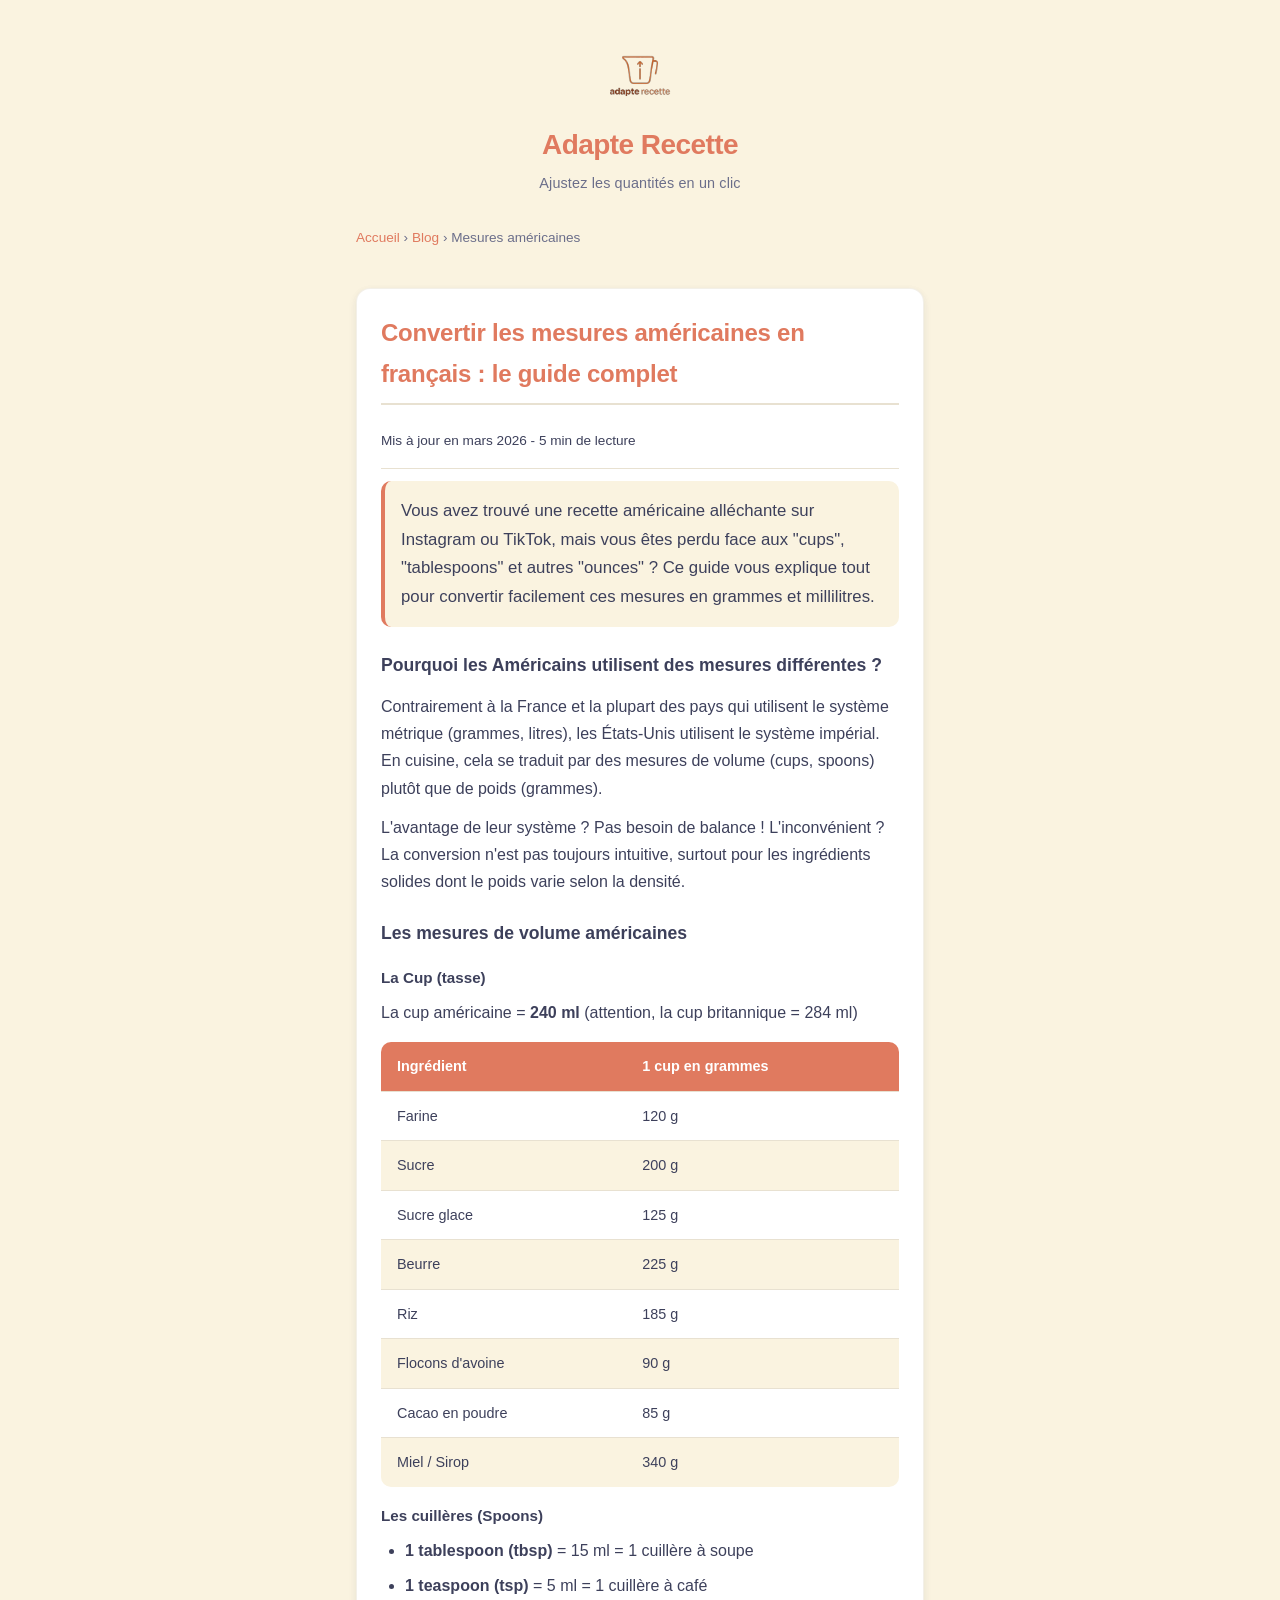
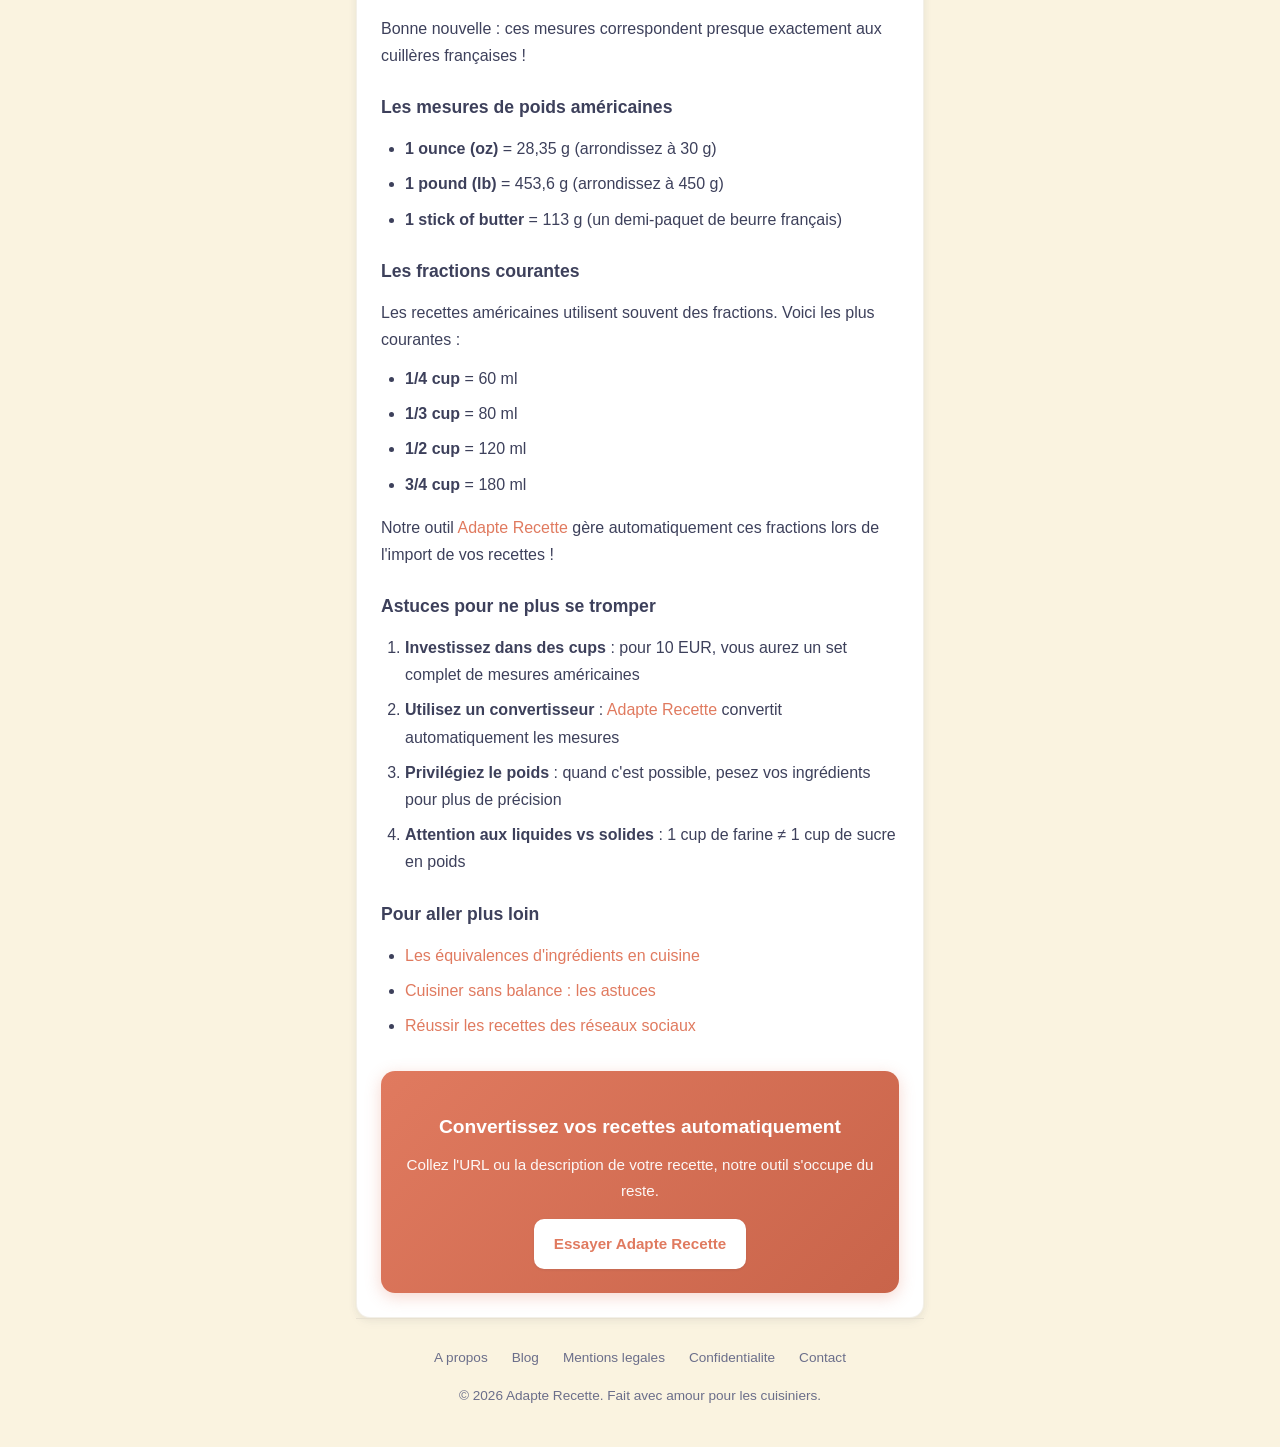
<file: blog/convertir-mesures-americaines-francaises.html>
<!DOCTYPE html>
<html lang="fr">
<head>
    <meta charset="UTF-8">
    <meta name="viewport" content="width=device-width, initial-scale=1.0">
    <meta name="description" content="Guide complet pour convertir les mesures américaines (cups, tablespoons, ounces) en mesures françaises (grammes, millilitres).">
    <meta name="theme-color" content="#E07A5F">
    <title>Convertir les mesures américaines en français | Adapte Recette</title>
    <link rel="icon" type="image/png" href="/favicon.png">
    <link rel="apple-touch-icon" href="/icons/icon-192.png">
    <link rel="stylesheet" href="/style.css?v=6">
    <link rel="canonical" href="https://adapte-recette.fr/blog/convertir-mesures-americaines-francaises">
</head>
<body>
    <div class="container">
        <header>
            <a href="/" class="header-link">
                <img src="/logo-adapte-recette.svg" alt="Adapte Recette" class="header-logo">
                <h1>Adapte Recette</h1>
            </a>
            <p class="subtitle">Ajustez les quantités en un clic</p>
        </header>

        <main>
            <nav class="breadcrumb">
                <a href="/">Accueil</a> &rsaquo; <a href="/blog">Blog</a> &rsaquo; <span>Mesures américaines</span>
            </nav>

            <article class="card content-page blog-article">
                <h2>Convertir les mesures américaines en français : le guide complet</h2>
                <p class="article-meta">Mis à jour en mars 2026 - 5 min de lecture</p>

                <p class="article-intro">Vous avez trouvé une recette américaine alléchante sur Instagram ou TikTok, mais vous êtes perdu face aux "cups", "tablespoons" et autres "ounces" ? Ce guide vous explique tout pour convertir facilement ces mesures en grammes et millilitres.</p>

                <section>
                    <h3>Pourquoi les Américains utilisent des mesures différentes ?</h3>
                    <p>Contrairement à la France et la plupart des pays qui utilisent le système métrique (grammes, litres), les États-Unis utilisent le système impérial. En cuisine, cela se traduit par des mesures de volume (cups, spoons) plutôt que de poids (grammes).</p>
                    <p>L'avantage de leur système ? Pas besoin de balance ! L'inconvénient ? La conversion n'est pas toujours intuitive, surtout pour les ingrédients solides dont le poids varie selon la densité.</p>
                </section>

                <section>
                    <h3>Les mesures de volume américaines</h3>

                    <h4>La Cup (tasse)</h4>
                    <p>La cup américaine = <strong>240 ml</strong> (attention, la cup britannique = 284 ml)</p>
                    <table class="conversion-table">
                        <thead>
                            <tr><th>Ingrédient</th><th>1 cup en grammes</th></tr>
                        </thead>
                        <tbody>
                            <tr><td>Farine</td><td>120 g</td></tr>
                            <tr><td>Sucre</td><td>200 g</td></tr>
                            <tr><td>Sucre glace</td><td>125 g</td></tr>
                            <tr><td>Beurre</td><td>225 g</td></tr>
                            <tr><td>Riz</td><td>185 g</td></tr>
                            <tr><td>Flocons d'avoine</td><td>90 g</td></tr>
                            <tr><td>Cacao en poudre</td><td>85 g</td></tr>
                            <tr><td>Miel / Sirop</td><td>340 g</td></tr>
                        </tbody>
                    </table>

                    <h4>Les cuillères (Spoons)</h4>
                    <ul>
                        <li><strong>1 tablespoon (tbsp)</strong> = 15 ml = 1 cuillère à soupe</li>
                        <li><strong>1 teaspoon (tsp)</strong> = 5 ml = 1 cuillère à café</li>
                    </ul>
                    <p>Bonne nouvelle : ces mesures correspondent presque exactement aux cuillères françaises !</p>
                </section>

                <section>
                    <h3>Les mesures de poids américaines</h3>
                    <ul>
                        <li><strong>1 ounce (oz)</strong> = 28,35 g (arrondissez à 30 g)</li>
                        <li><strong>1 pound (lb)</strong> = 453,6 g (arrondissez à 450 g)</li>
                        <li><strong>1 stick of butter</strong> = 113 g (un demi-paquet de beurre français)</li>
                    </ul>
                </section>

                <section>
                    <h3>Les fractions courantes</h3>
                    <p>Les recettes américaines utilisent souvent des fractions. Voici les plus courantes :</p>
                    <ul>
                        <li><strong>1/4 cup</strong> = 60 ml</li>
                        <li><strong>1/3 cup</strong> = 80 ml</li>
                        <li><strong>1/2 cup</strong> = 120 ml</li>
                        <li><strong>3/4 cup</strong> = 180 ml</li>
                    </ul>
                    <p>Notre outil <a href="/">Adapte Recette</a> gère automatiquement ces fractions lors de l'import de vos recettes !</p>
                </section>

                <section>
                    <h3>Astuces pour ne plus se tromper</h3>
                    <ol>
                        <li><strong>Investissez dans des cups</strong> : pour 10 EUR, vous aurez un set complet de mesures américaines</li>
                        <li><strong>Utilisez un convertisseur</strong> : <a href="/">Adapte Recette</a> convertit automatiquement les mesures</li>
                        <li><strong>Privilégiez le poids</strong> : quand c'est possible, pesez vos ingrédients pour plus de précision</li>
                        <li><strong>Attention aux liquides vs solides</strong> : 1 cup de farine ≠ 1 cup de sucre en poids</li>
                    </ol>
                </section>

                <section>
                    <h3>Pour aller plus loin</h3>
                    <ul>
                        <li><a href="/blog/equivalences-ingredients-cuisine">Les équivalences d'ingrédients en cuisine</a></li>
                        <li><a href="/blog/cuisiner-sans-balance">Cuisiner sans balance : les astuces</a></li>
                        <li><a href="/blog/reussir-recettes-reseaux-sociaux">Réussir les recettes des réseaux sociaux</a></li>
                    </ul>
                </section>

                <div class="article-cta">
                    <h4>Convertissez vos recettes automatiquement</h4>
                    <p>Collez l'URL ou la description de votre recette, notre outil s'occupe du reste.</p>
                    <a href="/" class="btn btn-primary">Essayer Adapte Recette</a>
                </div>
            </article>
        </main>

        <footer></footer>
    </div>
    <script src="/footer.js"></script>
</body>
</html>
</file>
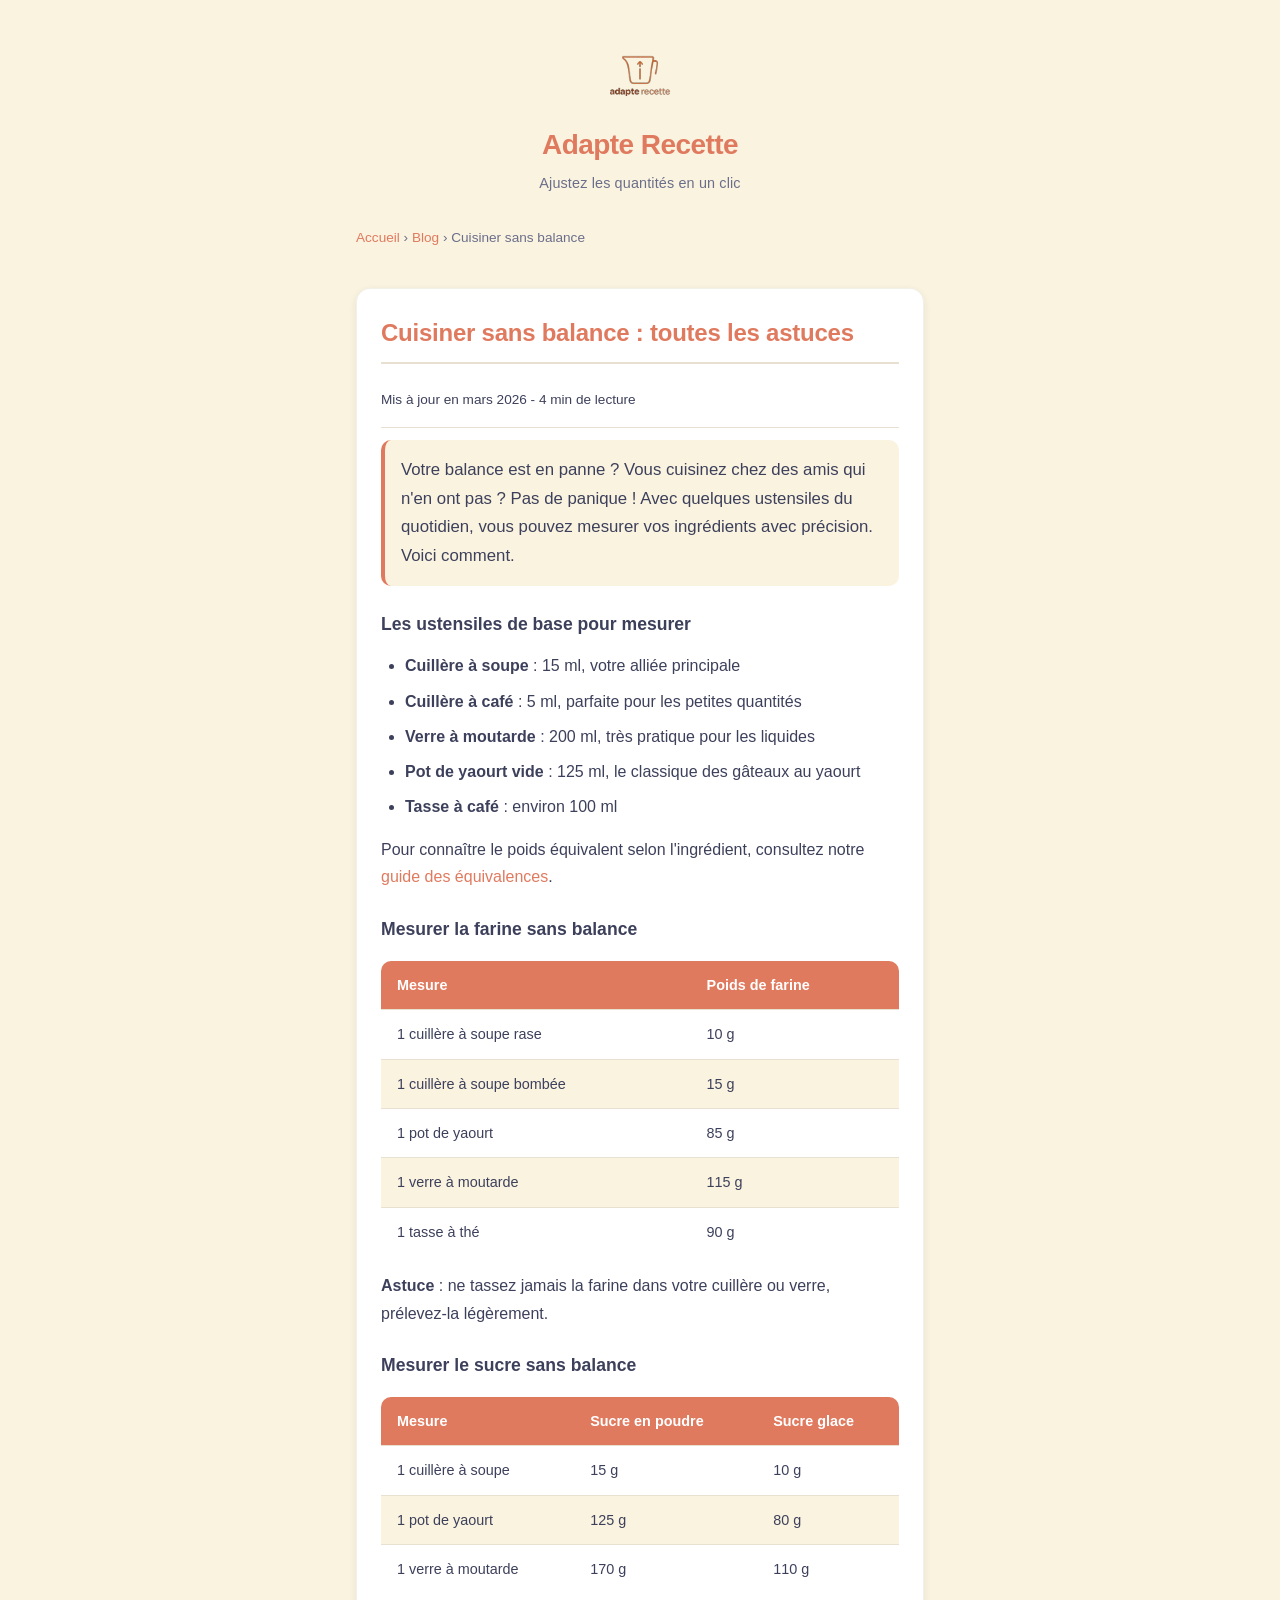
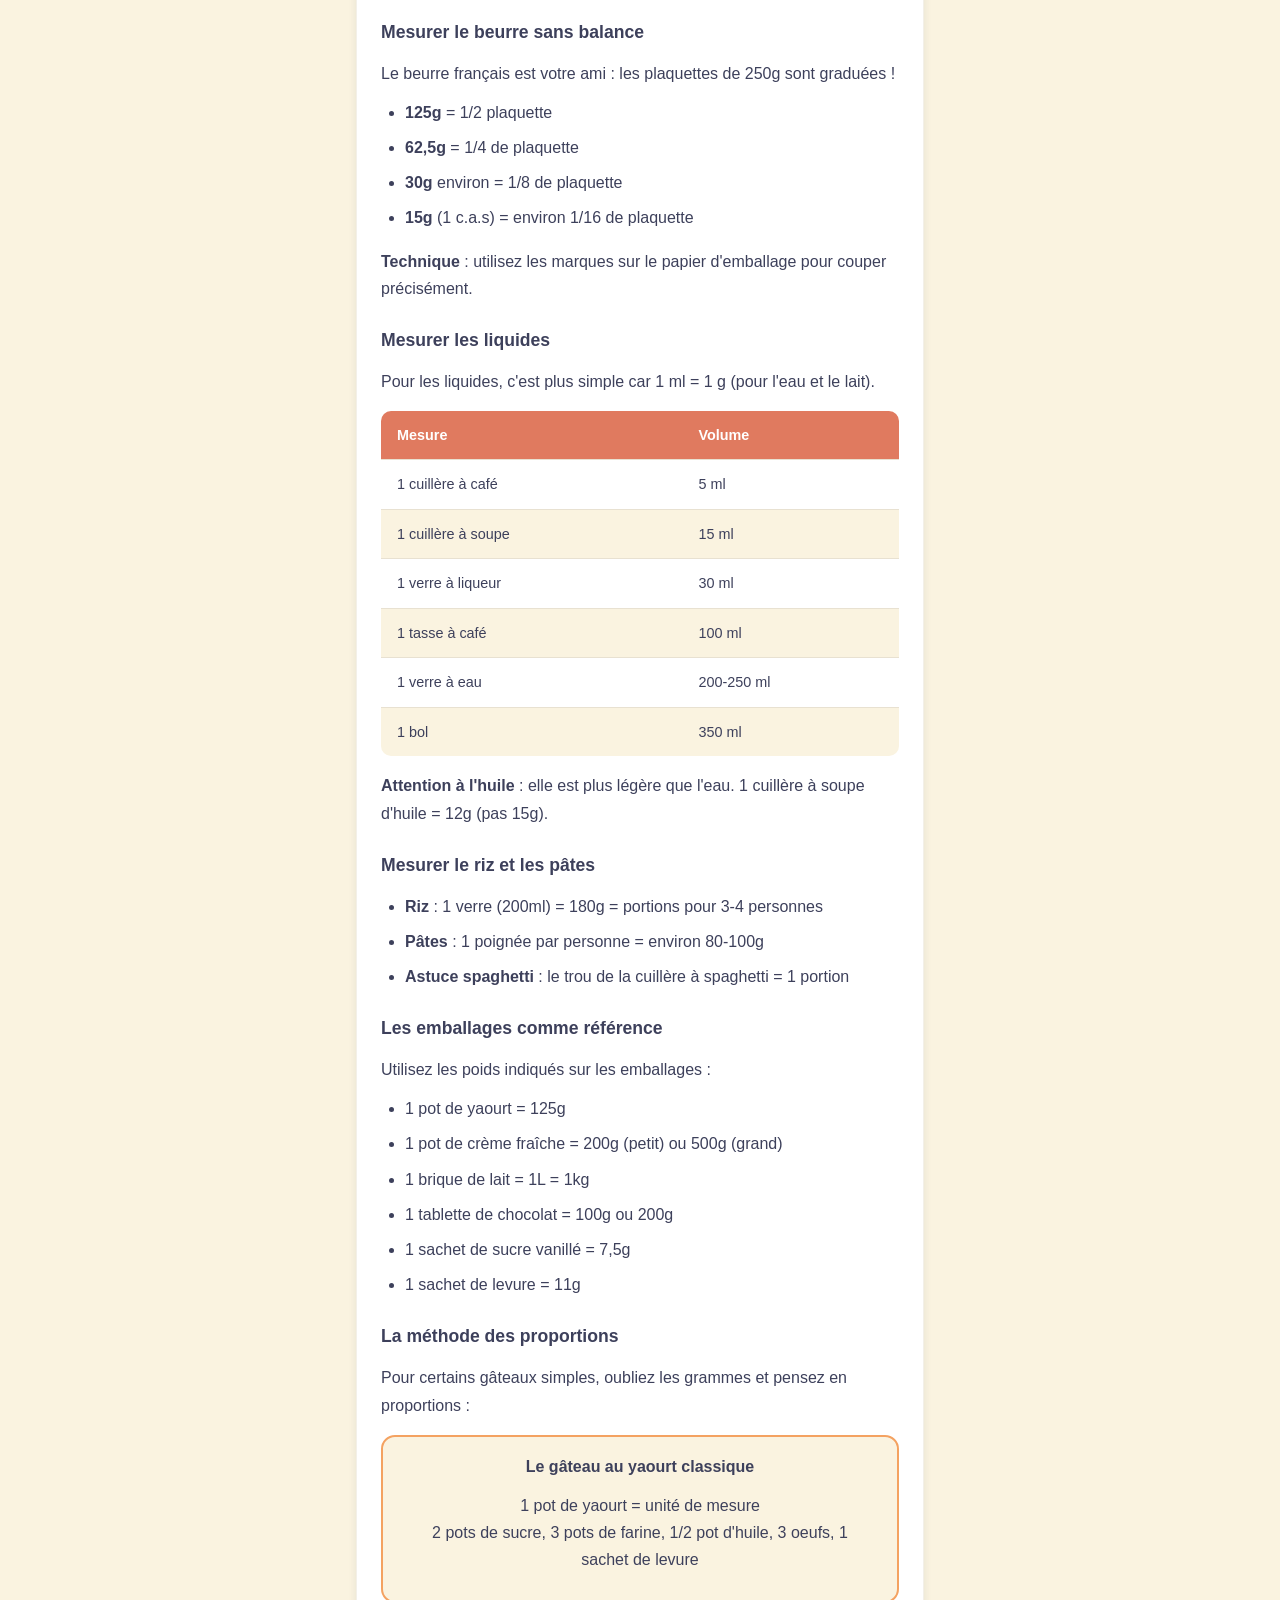
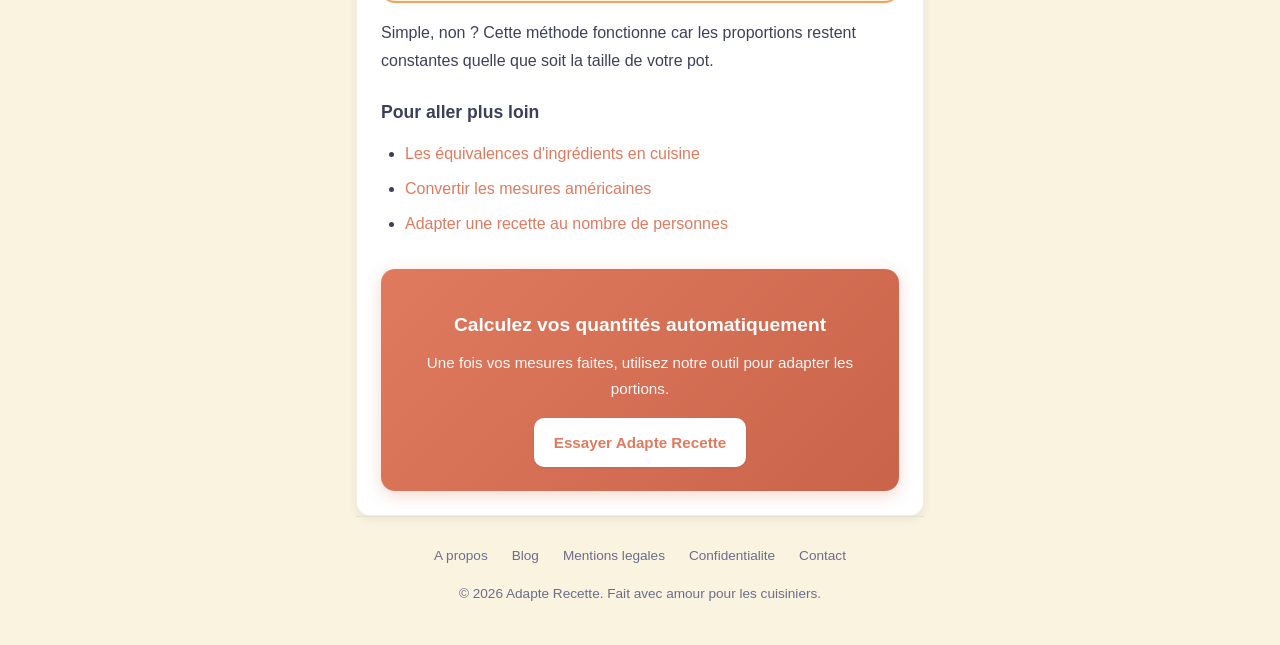
<file: blog/cuisiner-sans-balance.html>
<!DOCTYPE html>
<html lang="fr">
<head>
    <meta charset="UTF-8">
    <meta name="viewport" content="width=device-width, initial-scale=1.0">
    <meta name="description" content="Comment mesurer les ingrédients sans balance ? Toutes les astuces pour cuisiner avec des cuillères, verres et autres ustensiles du quotidien.">
    <meta name="theme-color" content="#E07A5F">
    <title>Cuisiner sans balance : les astuces | Adapte Recette</title>
    <link rel="icon" type="image/png" href="/favicon.png">
    <link rel="apple-touch-icon" href="/icons/icon-192.png">
    <link rel="stylesheet" href="/style.css?v=6">
    <link rel="canonical" href="https://adapte-recette.fr/blog/cuisiner-sans-balance">
</head>
<body>
    <div class="container">
        <header>
            <a href="/" class="header-link">
                <img src="/logo-adapte-recette.svg" alt="Adapte Recette" class="header-logo">
                <h1>Adapte Recette</h1>
            </a>
            <p class="subtitle">Ajustez les quantités en un clic</p>
        </header>

        <main>
            <nav class="breadcrumb">
                <a href="/">Accueil</a> &rsaquo; <a href="/blog">Blog</a> &rsaquo; <span>Cuisiner sans balance</span>
            </nav>

            <article class="card content-page blog-article">
                <h2>Cuisiner sans balance : toutes les astuces</h2>
                <p class="article-meta">Mis à jour en mars 2026 - 4 min de lecture</p>

                <p class="article-intro">Votre balance est en panne ? Vous cuisinez chez des amis qui n'en ont pas ? Pas de panique ! Avec quelques ustensiles du quotidien, vous pouvez mesurer vos ingrédients avec précision. Voici comment.</p>

                <section>
                    <h3>Les ustensiles de base pour mesurer</h3>
                    <ul>
                        <li><strong>Cuillère à soupe</strong> : 15 ml, votre alliée principale</li>
                        <li><strong>Cuillère à café</strong> : 5 ml, parfaite pour les petites quantités</li>
                        <li><strong>Verre à moutarde</strong> : 200 ml, très pratique pour les liquides</li>
                        <li><strong>Pot de yaourt vide</strong> : 125 ml, le classique des gâteaux au yaourt</li>
                        <li><strong>Tasse à café</strong> : environ 100 ml</li>
                    </ul>
                    <p>Pour connaître le poids équivalent selon l'ingrédient, consultez notre <a href="/blog/equivalences-ingredients-cuisine">guide des équivalences</a>.</p>
                </section>

                <section>
                    <h3>Mesurer la farine sans balance</h3>
                    <table class="conversion-table">
                        <thead>
                            <tr><th>Mesure</th><th>Poids de farine</th></tr>
                        </thead>
                        <tbody>
                            <tr><td>1 cuillère à soupe rase</td><td>10 g</td></tr>
                            <tr><td>1 cuillère à soupe bombée</td><td>15 g</td></tr>
                            <tr><td>1 pot de yaourt</td><td>85 g</td></tr>
                            <tr><td>1 verre à moutarde</td><td>115 g</td></tr>
                            <tr><td>1 tasse à thé</td><td>90 g</td></tr>
                        </tbody>
                    </table>
                    <p><strong>Astuce</strong> : ne tassez jamais la farine dans votre cuillère ou verre, prélevez-la légèrement.</p>
                </section>

                <section>
                    <h3>Mesurer le sucre sans balance</h3>
                    <table class="conversion-table">
                        <thead>
                            <tr><th>Mesure</th><th>Sucre en poudre</th><th>Sucre glace</th></tr>
                        </thead>
                        <tbody>
                            <tr><td>1 cuillère à soupe</td><td>15 g</td><td>10 g</td></tr>
                            <tr><td>1 pot de yaourt</td><td>125 g</td><td>80 g</td></tr>
                            <tr><td>1 verre à moutarde</td><td>170 g</td><td>110 g</td></tr>
                        </tbody>
                    </table>
                </section>

                <section>
                    <h3>Mesurer le beurre sans balance</h3>
                    <p>Le beurre français est votre ami : les plaquettes de 250g sont graduées !</p>
                    <ul>
                        <li><strong>125g</strong> = 1/2 plaquette</li>
                        <li><strong>62,5g</strong> = 1/4 de plaquette</li>
                        <li><strong>30g</strong> environ = 1/8 de plaquette</li>
                        <li><strong>15g</strong> (1 c.a.s) = environ 1/16 de plaquette</li>
                    </ul>
                    <p><strong>Technique</strong> : utilisez les marques sur le papier d'emballage pour couper précisément.</p>
                </section>

                <section>
                    <h3>Mesurer les liquides</h3>
                    <p>Pour les liquides, c'est plus simple car 1 ml = 1 g (pour l'eau et le lait).</p>
                    <table class="conversion-table">
                        <thead>
                            <tr><th>Mesure</th><th>Volume</th></tr>
                        </thead>
                        <tbody>
                            <tr><td>1 cuillère à café</td><td>5 ml</td></tr>
                            <tr><td>1 cuillère à soupe</td><td>15 ml</td></tr>
                            <tr><td>1 verre à liqueur</td><td>30 ml</td></tr>
                            <tr><td>1 tasse à café</td><td>100 ml</td></tr>
                            <tr><td>1 verre à eau</td><td>200-250 ml</td></tr>
                            <tr><td>1 bol</td><td>350 ml</td></tr>
                        </tbody>
                    </table>
                    <p><strong>Attention à l'huile</strong> : elle est plus légère que l'eau. 1 cuillère à soupe d'huile = 12g (pas 15g).</p>
                </section>

                <section>
                    <h3>Mesurer le riz et les pâtes</h3>
                    <ul>
                        <li><strong>Riz</strong> : 1 verre (200ml) = 180g = portions pour 3-4 personnes</li>
                        <li><strong>Pâtes</strong> : 1 poignée par personne = environ 80-100g</li>
                        <li><strong>Astuce spaghetti</strong> : le trou de la cuillère à spaghetti = 1 portion</li>
                    </ul>
                </section>

                <section>
                    <h3>Les emballages comme référence</h3>
                    <p>Utilisez les poids indiqués sur les emballages :</p>
                    <ul>
                        <li>1 pot de yaourt = 125g</li>
                        <li>1 pot de crème fraîche = 200g (petit) ou 500g (grand)</li>
                        <li>1 brique de lait = 1L = 1kg</li>
                        <li>1 tablette de chocolat = 100g ou 200g</li>
                        <li>1 sachet de sucre vanillé = 7,5g</li>
                        <li>1 sachet de levure = 11g</li>
                    </ul>
                </section>

                <section>
                    <h3>La méthode des proportions</h3>
                    <p>Pour certains gâteaux simples, oubliez les grammes et pensez en proportions :</p>
                    <div class="formula-box">
                        <p><strong>Le gâteau au yaourt classique</strong></p>
                        <p>1 pot de yaourt = unité de mesure<br>
                        2 pots de sucre, 3 pots de farine, 1/2 pot d'huile, 3 oeufs, 1 sachet de levure</p>
                    </div>
                    <p>Simple, non ? Cette méthode fonctionne car les proportions restent constantes quelle que soit la taille de votre pot.</p>
                </section>

                <section>
                    <h3>Pour aller plus loin</h3>
                    <ul>
                        <li><a href="/blog/equivalences-ingredients-cuisine">Les équivalences d'ingrédients en cuisine</a></li>
                        <li><a href="/blog/convertir-mesures-americaines-francaises">Convertir les mesures américaines</a></li>
                        <li><a href="/blog/adapter-recette-nombre-personnes">Adapter une recette au nombre de personnes</a></li>
                    </ul>
                </section>

                <div class="article-cta">
                    <h4>Calculez vos quantités automatiquement</h4>
                    <p>Une fois vos mesures faites, utilisez notre outil pour adapter les portions.</p>
                    <a href="/" class="btn btn-primary">Essayer Adapte Recette</a>
                </div>
            </article>
        </main>

        <footer></footer>
    </div>
    <script src="/footer.js"></script>
</body>
</html>
</file>
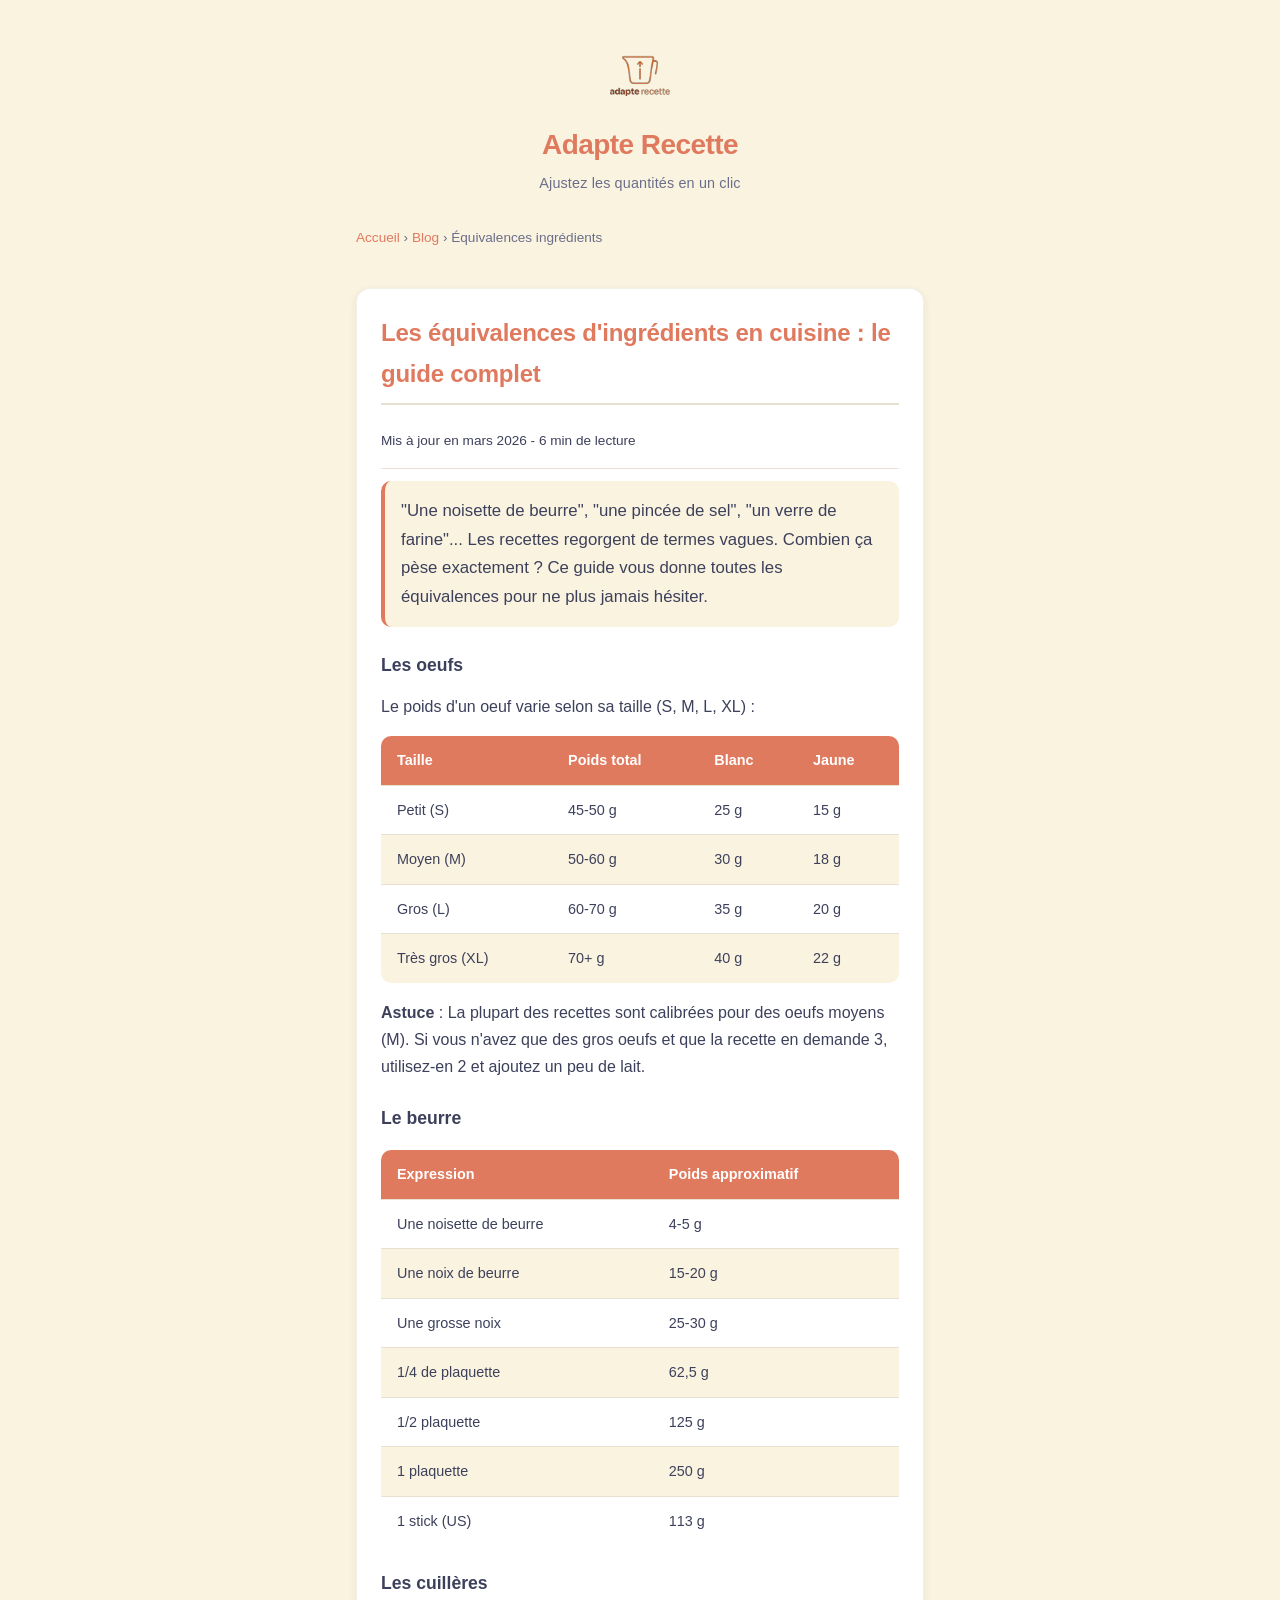
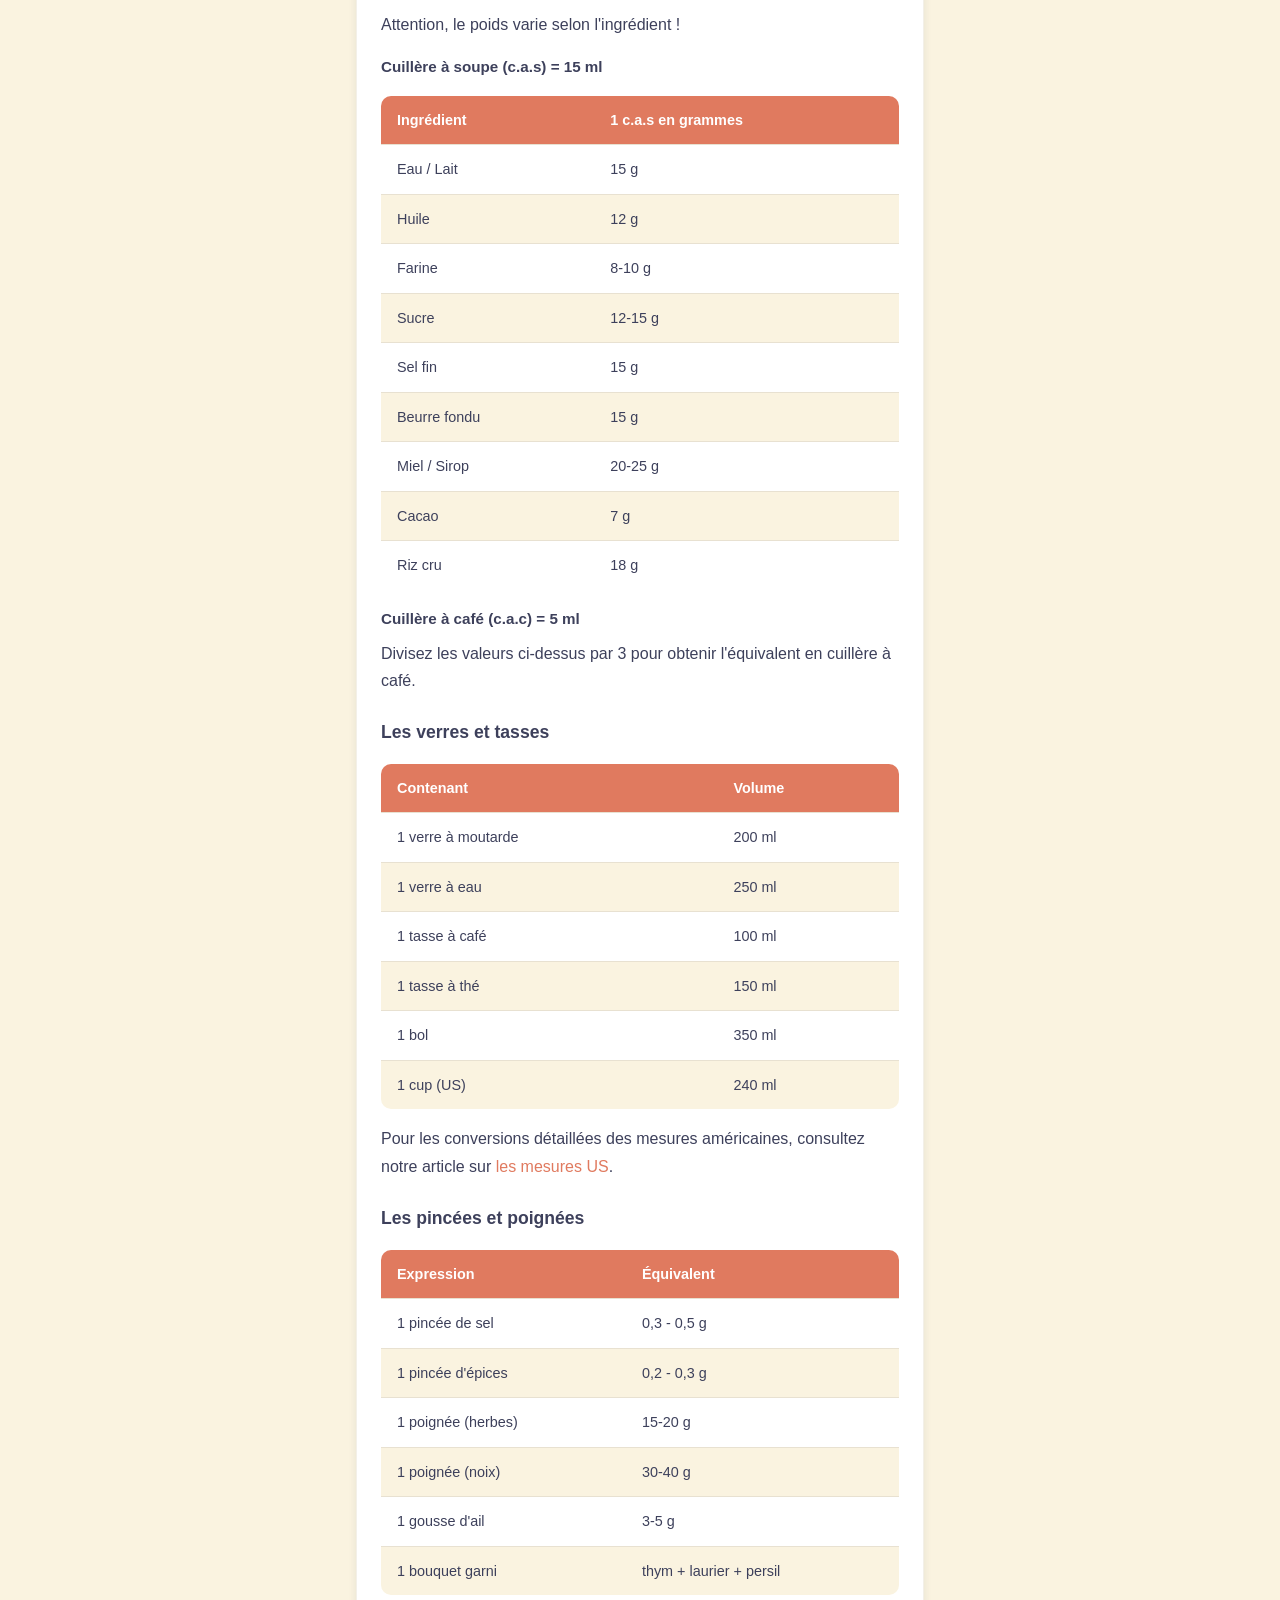
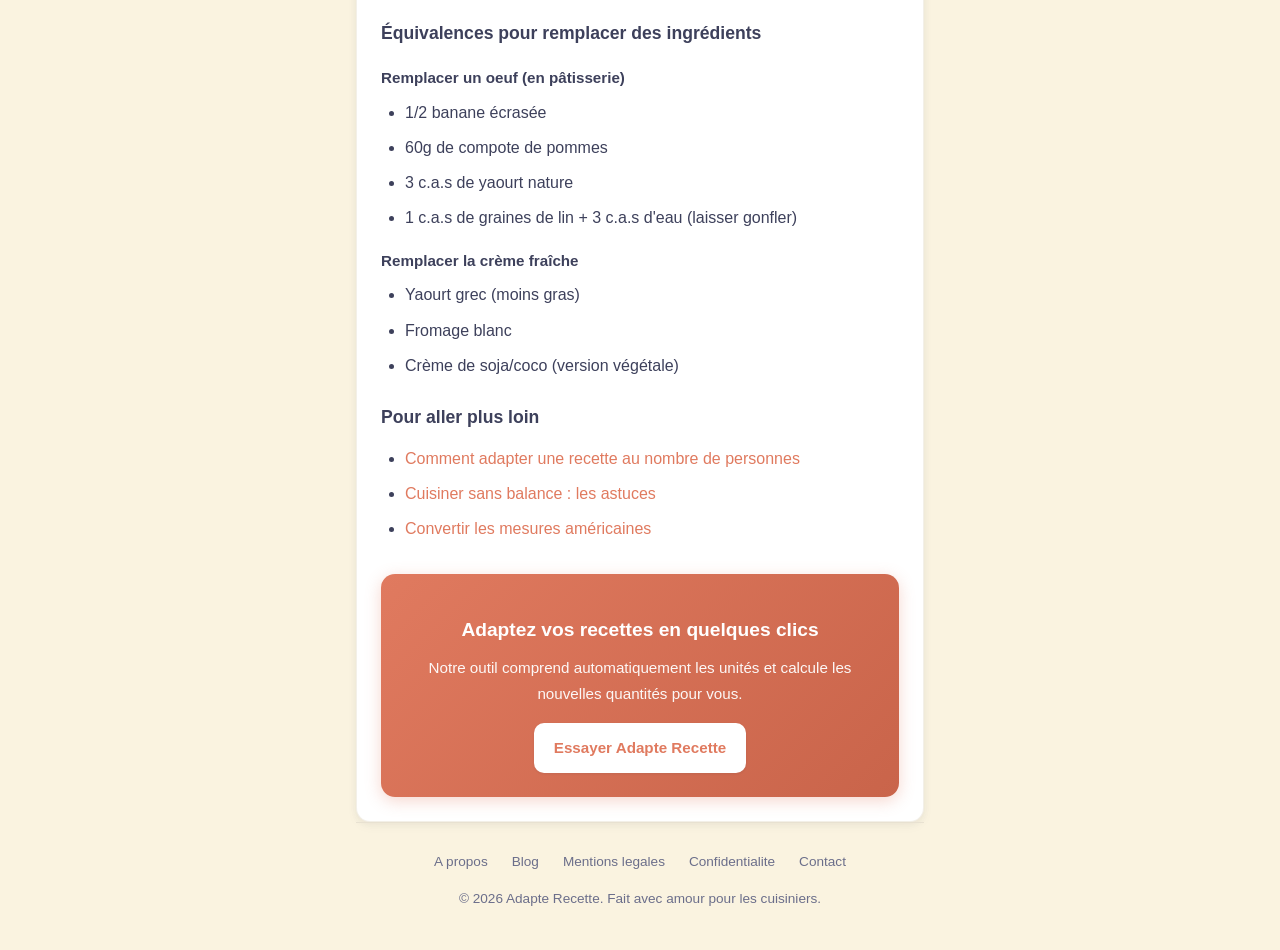
<file: blog/equivalences-ingredients-cuisine.html>
<!DOCTYPE html>
<html lang="fr">
<head>
    <meta charset="UTF-8">
    <meta name="viewport" content="width=device-width, initial-scale=1.0">
    <meta name="description" content="Toutes les équivalences d'ingrédients en cuisine : poids des oeufs, noisette de beurre, cuillères... Le guide complet.">
    <meta name="theme-color" content="#E07A5F">
    <title>Les équivalences d'ingrédients en cuisine | Adapte Recette</title>
    <link rel="icon" type="image/png" href="/favicon.png">
    <link rel="apple-touch-icon" href="/icons/icon-192.png">
    <link rel="stylesheet" href="/style.css?v=6">
    <link rel="canonical" href="https://adapte-recette.fr/blog/equivalences-ingredients-cuisine">
</head>
<body>
    <div class="container">
        <header>
            <a href="/" class="header-link">
                <img src="/logo-adapte-recette.svg" alt="Adapte Recette" class="header-logo">
                <h1>Adapte Recette</h1>
            </a>
            <p class="subtitle">Ajustez les quantités en un clic</p>
        </header>

        <main>
            <nav class="breadcrumb">
                <a href="/">Accueil</a> &rsaquo; <a href="/blog">Blog</a> &rsaquo; <span>Équivalences ingrédients</span>
            </nav>

            <article class="card content-page blog-article">
                <h2>Les équivalences d'ingrédients en cuisine : le guide complet</h2>
                <p class="article-meta">Mis à jour en mars 2026 - 6 min de lecture</p>

                <p class="article-intro">"Une noisette de beurre", "une pincée de sel", "un verre de farine"... Les recettes regorgent de termes vagues. Combien ça pèse exactement ? Ce guide vous donne toutes les équivalences pour ne plus jamais hésiter.</p>

                <section>
                    <h3>Les oeufs</h3>
                    <p>Le poids d'un oeuf varie selon sa taille (S, M, L, XL) :</p>
                    <table class="conversion-table">
                        <thead>
                            <tr><th>Taille</th><th>Poids total</th><th>Blanc</th><th>Jaune</th></tr>
                        </thead>
                        <tbody>
                            <tr><td>Petit (S)</td><td>45-50 g</td><td>25 g</td><td>15 g</td></tr>
                            <tr><td>Moyen (M)</td><td>50-60 g</td><td>30 g</td><td>18 g</td></tr>
                            <tr><td>Gros (L)</td><td>60-70 g</td><td>35 g</td><td>20 g</td></tr>
                            <tr><td>Très gros (XL)</td><td>70+ g</td><td>40 g</td><td>22 g</td></tr>
                        </tbody>
                    </table>
                    <p><strong>Astuce</strong> : La plupart des recettes sont calibrées pour des oeufs moyens (M). Si vous n'avez que des gros oeufs et que la recette en demande 3, utilisez-en 2 et ajoutez un peu de lait.</p>
                </section>

                <section>
                    <h3>Le beurre</h3>
                    <table class="conversion-table">
                        <thead>
                            <tr><th>Expression</th><th>Poids approximatif</th></tr>
                        </thead>
                        <tbody>
                            <tr><td>Une noisette de beurre</td><td>4-5 g</td></tr>
                            <tr><td>Une noix de beurre</td><td>15-20 g</td></tr>
                            <tr><td>Une grosse noix</td><td>25-30 g</td></tr>
                            <tr><td>1/4 de plaquette</td><td>62,5 g</td></tr>
                            <tr><td>1/2 plaquette</td><td>125 g</td></tr>
                            <tr><td>1 plaquette</td><td>250 g</td></tr>
                            <tr><td>1 stick (US)</td><td>113 g</td></tr>
                        </tbody>
                    </table>
                </section>

                <section>
                    <h3>Les cuillères</h3>
                    <p>Attention, le poids varie selon l'ingrédient !</p>

                    <h4>Cuillère à soupe (c.a.s) = 15 ml</h4>
                    <table class="conversion-table">
                        <thead>
                            <tr><th>Ingrédient</th><th>1 c.a.s en grammes</th></tr>
                        </thead>
                        <tbody>
                            <tr><td>Eau / Lait</td><td>15 g</td></tr>
                            <tr><td>Huile</td><td>12 g</td></tr>
                            <tr><td>Farine</td><td>8-10 g</td></tr>
                            <tr><td>Sucre</td><td>12-15 g</td></tr>
                            <tr><td>Sel fin</td><td>15 g</td></tr>
                            <tr><td>Beurre fondu</td><td>15 g</td></tr>
                            <tr><td>Miel / Sirop</td><td>20-25 g</td></tr>
                            <tr><td>Cacao</td><td>7 g</td></tr>
                            <tr><td>Riz cru</td><td>18 g</td></tr>
                        </tbody>
                    </table>

                    <h4>Cuillère à café (c.a.c) = 5 ml</h4>
                    <p>Divisez les valeurs ci-dessus par 3 pour obtenir l'équivalent en cuillère à café.</p>
                </section>

                <section>
                    <h3>Les verres et tasses</h3>
                    <table class="conversion-table">
                        <thead>
                            <tr><th>Contenant</th><th>Volume</th></tr>
                        </thead>
                        <tbody>
                            <tr><td>1 verre à moutarde</td><td>200 ml</td></tr>
                            <tr><td>1 verre à eau</td><td>250 ml</td></tr>
                            <tr><td>1 tasse à café</td><td>100 ml</td></tr>
                            <tr><td>1 tasse à thé</td><td>150 ml</td></tr>
                            <tr><td>1 bol</td><td>350 ml</td></tr>
                            <tr><td>1 cup (US)</td><td>240 ml</td></tr>
                        </tbody>
                    </table>
                    <p>Pour les conversions détaillées des mesures américaines, consultez notre article sur <a href="/blog/convertir-mesures-americaines-francaises">les mesures US</a>.</p>
                </section>

                <section>
                    <h3>Les pincées et poignées</h3>
                    <table class="conversion-table">
                        <thead>
                            <tr><th>Expression</th><th>Équivalent</th></tr>
                        </thead>
                        <tbody>
                            <tr><td>1 pincée de sel</td><td>0,3 - 0,5 g</td></tr>
                            <tr><td>1 pincée d'épices</td><td>0,2 - 0,3 g</td></tr>
                            <tr><td>1 poignée (herbes)</td><td>15-20 g</td></tr>
                            <tr><td>1 poignée (noix)</td><td>30-40 g</td></tr>
                            <tr><td>1 gousse d'ail</td><td>3-5 g</td></tr>
                            <tr><td>1 bouquet garni</td><td>thym + laurier + persil</td></tr>
                        </tbody>
                    </table>
                </section>

                <section>
                    <h3>Équivalences pour remplacer des ingrédients</h3>

                    <h4>Remplacer un oeuf (en pâtisserie)</h4>
                    <ul>
                        <li>1/2 banane écrasée</li>
                        <li>60g de compote de pommes</li>
                        <li>3 c.a.s de yaourt nature</li>
                        <li>1 c.a.s de graines de lin + 3 c.a.s d'eau (laisser gonfler)</li>
                    </ul>

                    <h4>Remplacer la crème fraîche</h4>
                    <ul>
                        <li>Yaourt grec (moins gras)</li>
                        <li>Fromage blanc</li>
                        <li>Crème de soja/coco (version végétale)</li>
                    </ul>
                </section>

                <section>
                    <h3>Pour aller plus loin</h3>
                    <ul>
                        <li><a href="/blog/adapter-recette-nombre-personnes">Comment adapter une recette au nombre de personnes</a></li>
                        <li><a href="/blog/cuisiner-sans-balance">Cuisiner sans balance : les astuces</a></li>
                        <li><a href="/blog/convertir-mesures-americaines-francaises">Convertir les mesures américaines</a></li>
                    </ul>
                </section>

                <div class="article-cta">
                    <h4>Adaptez vos recettes en quelques clics</h4>
                    <p>Notre outil comprend automatiquement les unités et calcule les nouvelles quantités pour vous.</p>
                    <a href="/" class="btn btn-primary">Essayer Adapte Recette</a>
                </div>
            </article>
        </main>

        <footer></footer>
    </div>
    <script src="/footer.js"></script>
</body>
</html>
</file>
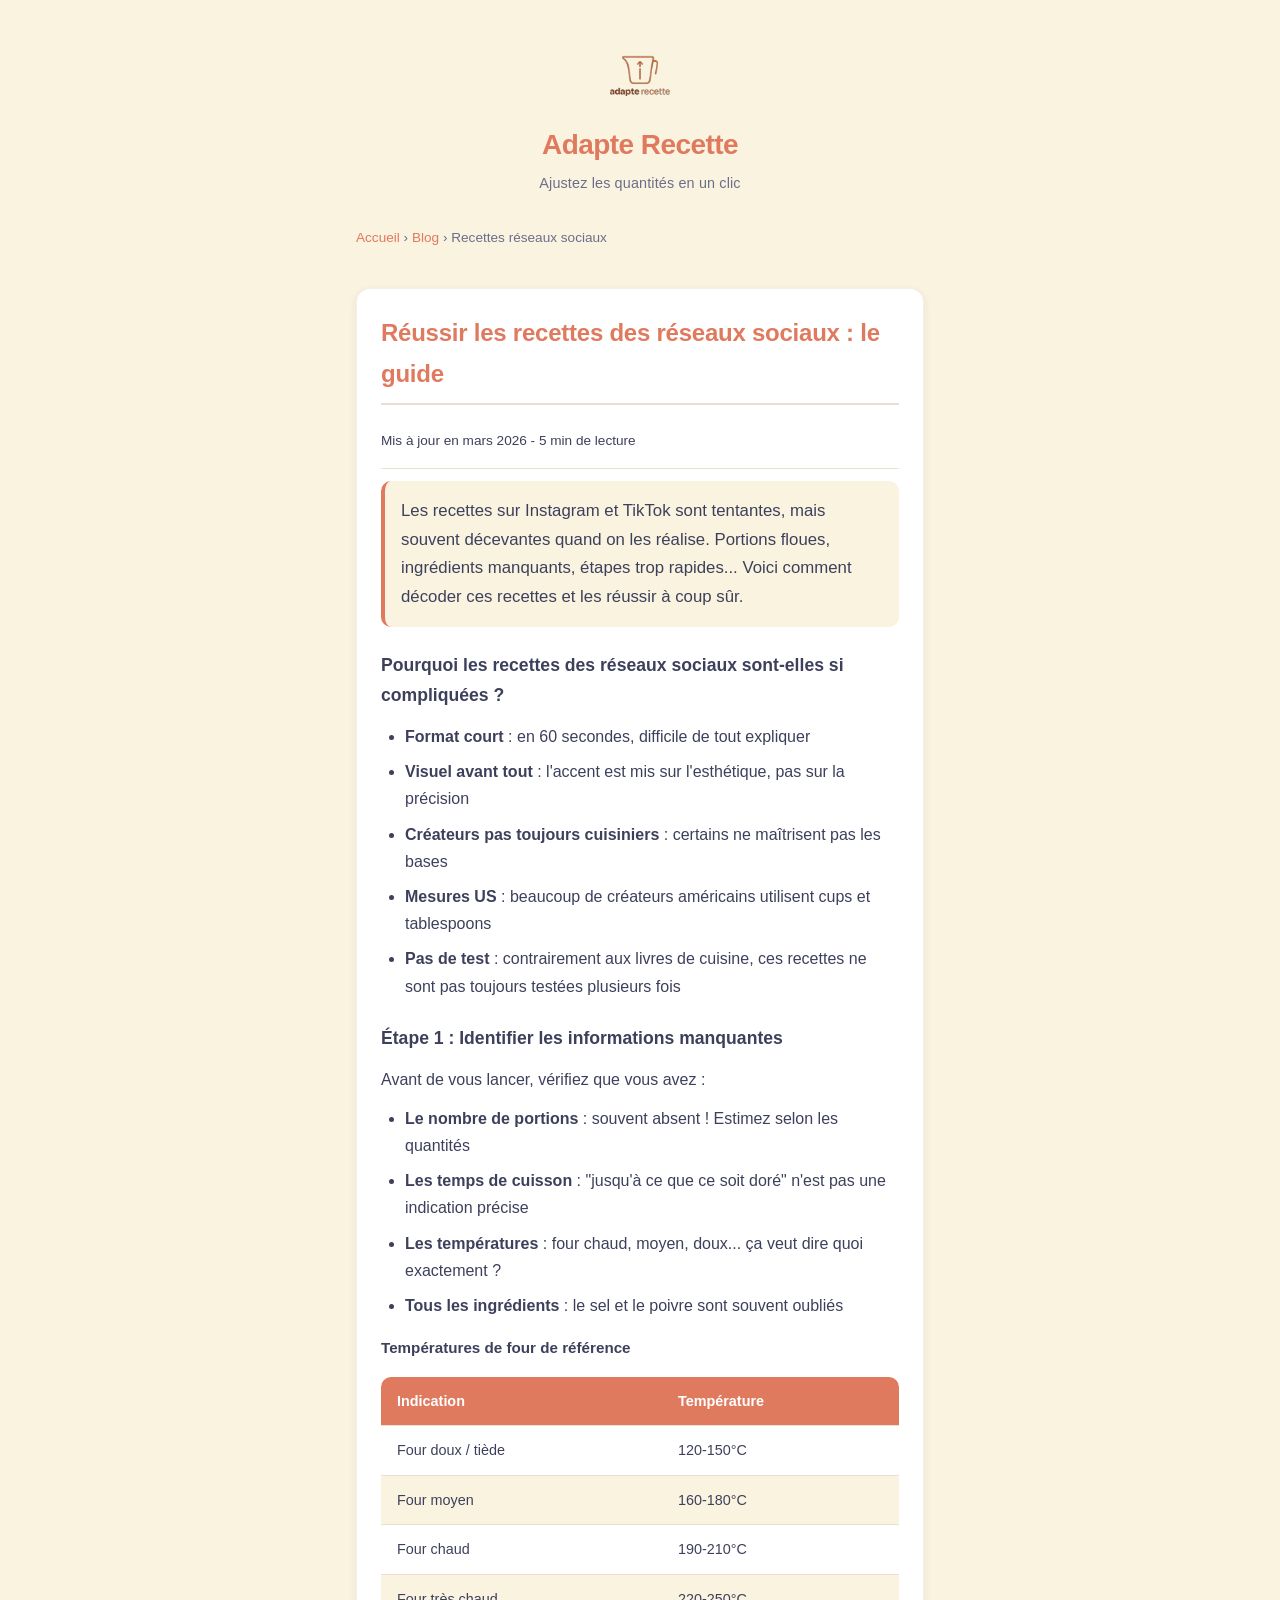
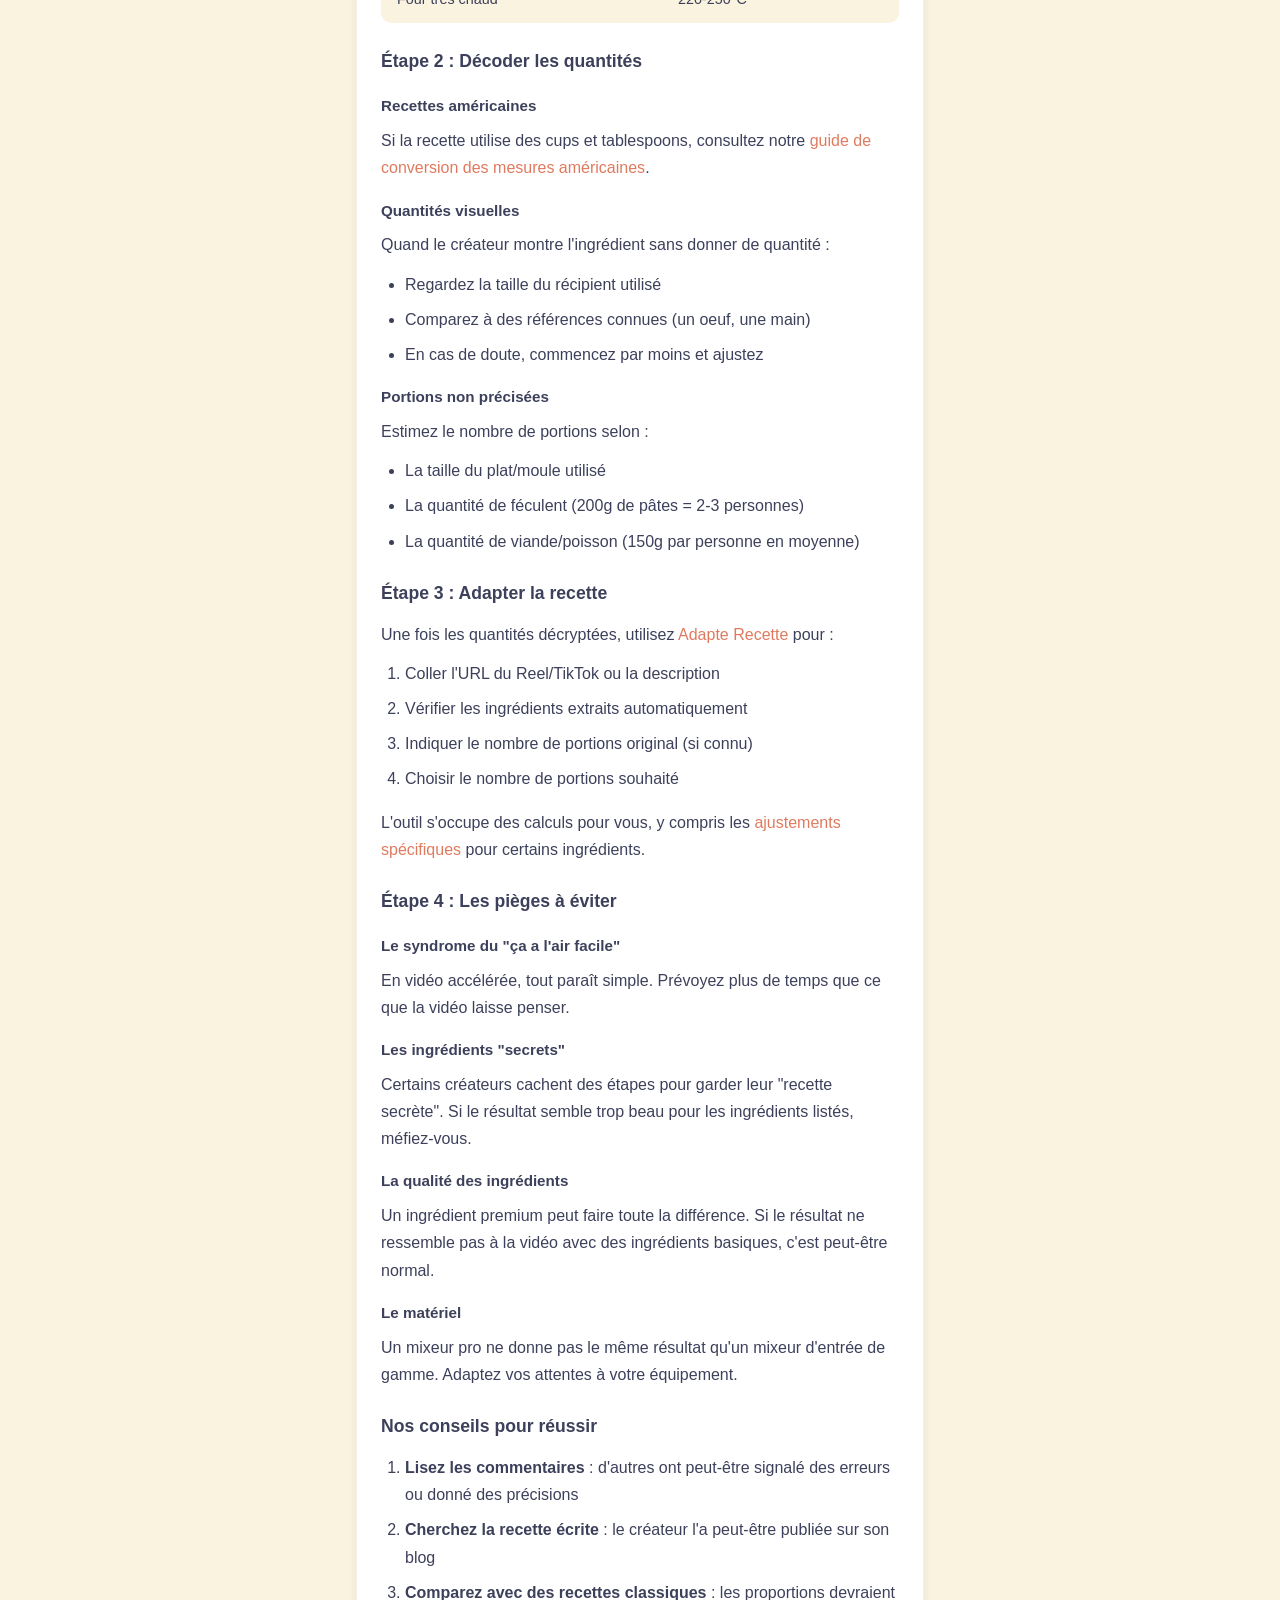
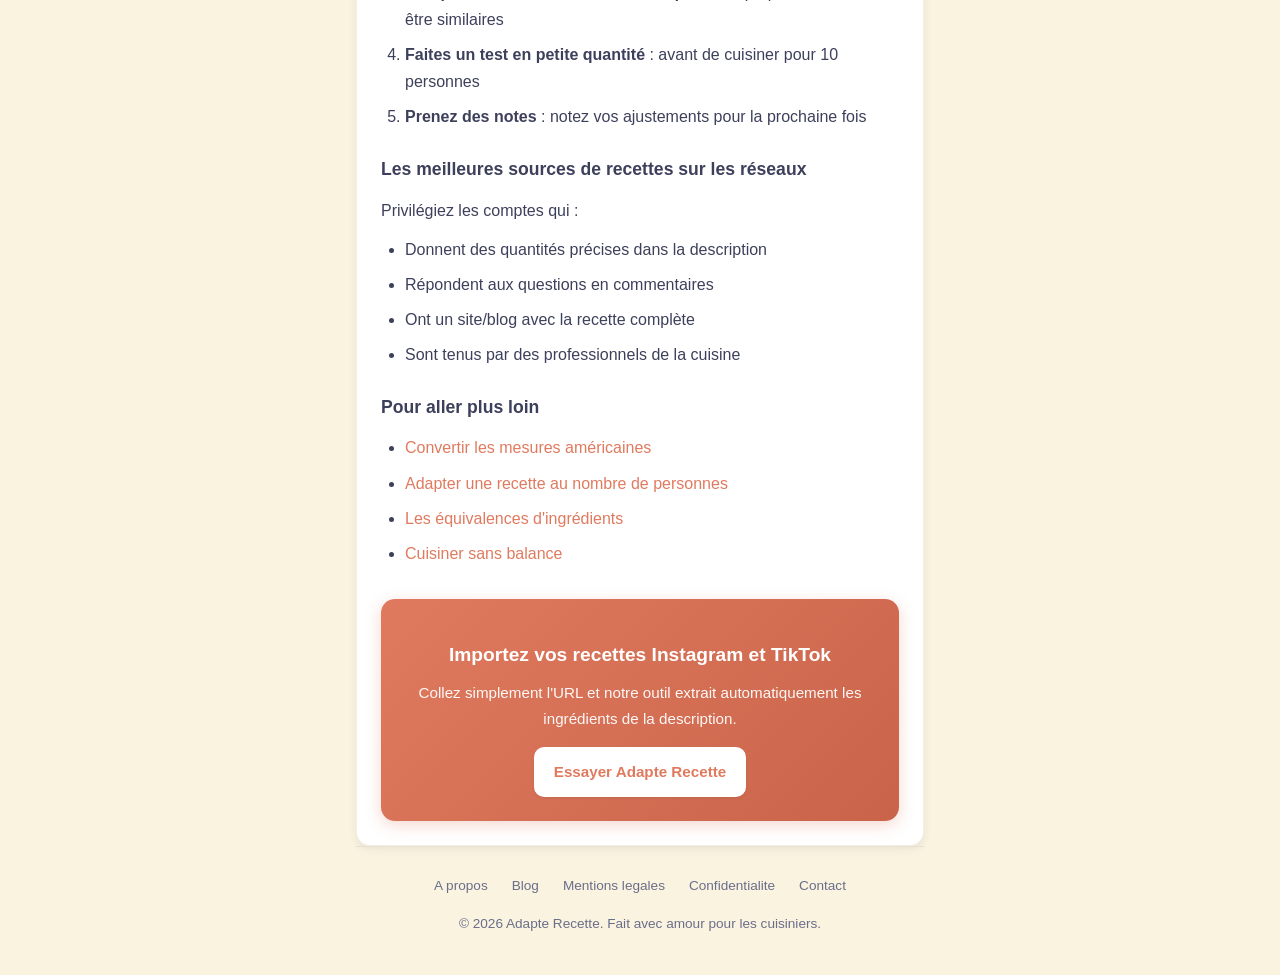
<file: blog/reussir-recettes-reseaux-sociaux.html>
<!DOCTYPE html>
<html lang="fr">
<head>
    <meta charset="UTF-8">
    <meta name="viewport" content="width=device-width, initial-scale=1.0">
    <meta name="description" content="Comment réussir les recettes trouvées sur Instagram et TikTok ? Nos conseils pour interpréter et adapter ces recettes souvent incomplètes.">
    <meta name="theme-color" content="#E07A5F">
    <title>Réussir les recettes des réseaux sociaux | Adapte Recette</title>
    <link rel="icon" type="image/png" href="/favicon.png">
    <link rel="apple-touch-icon" href="/icons/icon-192.png">
    <link rel="stylesheet" href="/style.css?v=6">
    <link rel="canonical" href="https://adapte-recette.fr/blog/reussir-recettes-reseaux-sociaux">
</head>
<body>
    <div class="container">
        <header>
            <a href="/" class="header-link">
                <img src="/logo-adapte-recette.svg" alt="Adapte Recette" class="header-logo">
                <h1>Adapte Recette</h1>
            </a>
            <p class="subtitle">Ajustez les quantités en un clic</p>
        </header>

        <main>
            <nav class="breadcrumb">
                <a href="/">Accueil</a> &rsaquo; <a href="/blog">Blog</a> &rsaquo; <span>Recettes réseaux sociaux</span>
            </nav>

            <article class="card content-page blog-article">
                <h2>Réussir les recettes des réseaux sociaux : le guide</h2>
                <p class="article-meta">Mis à jour en mars 2026 - 5 min de lecture</p>

                <p class="article-intro">Les recettes sur Instagram et TikTok sont tentantes, mais souvent décevantes quand on les réalise. Portions floues, ingrédients manquants, étapes trop rapides... Voici comment décoder ces recettes et les réussir à coup sûr.</p>

                <section>
                    <h3>Pourquoi les recettes des réseaux sociaux sont-elles si compliquées ?</h3>
                    <ul>
                        <li><strong>Format court</strong> : en 60 secondes, difficile de tout expliquer</li>
                        <li><strong>Visuel avant tout</strong> : l'accent est mis sur l'esthétique, pas sur la précision</li>
                        <li><strong>Créateurs pas toujours cuisiniers</strong> : certains ne maîtrisent pas les bases</li>
                        <li><strong>Mesures US</strong> : beaucoup de créateurs américains utilisent cups et tablespoons</li>
                        <li><strong>Pas de test</strong> : contrairement aux livres de cuisine, ces recettes ne sont pas toujours testées plusieurs fois</li>
                    </ul>
                </section>

                <section>
                    <h3>Étape 1 : Identifier les informations manquantes</h3>
                    <p>Avant de vous lancer, vérifiez que vous avez :</p>
                    <ul>
                        <li><strong>Le nombre de portions</strong> : souvent absent ! Estimez selon les quantités</li>
                        <li><strong>Les temps de cuisson</strong> : "jusqu'à ce que ce soit doré" n'est pas une indication précise</li>
                        <li><strong>Les températures</strong> : four chaud, moyen, doux... ça veut dire quoi exactement ?</li>
                        <li><strong>Tous les ingrédients</strong> : le sel et le poivre sont souvent oubliés</li>
                    </ul>

                    <h4>Températures de four de référence</h4>
                    <table class="conversion-table">
                        <thead>
                            <tr><th>Indication</th><th>Température</th></tr>
                        </thead>
                        <tbody>
                            <tr><td>Four doux / tiède</td><td>120-150°C</td></tr>
                            <tr><td>Four moyen</td><td>160-180°C</td></tr>
                            <tr><td>Four chaud</td><td>190-210°C</td></tr>
                            <tr><td>Four très chaud</td><td>220-250°C</td></tr>
                        </tbody>
                    </table>
                </section>

                <section>
                    <h3>Étape 2 : Décoder les quantités</h3>

                    <h4>Recettes américaines</h4>
                    <p>Si la recette utilise des cups et tablespoons, consultez notre <a href="/blog/convertir-mesures-americaines-francaises">guide de conversion des mesures américaines</a>.</p>

                    <h4>Quantités visuelles</h4>
                    <p>Quand le créateur montre l'ingrédient sans donner de quantité :</p>
                    <ul>
                        <li>Regardez la taille du récipient utilisé</li>
                        <li>Comparez à des références connues (un oeuf, une main)</li>
                        <li>En cas de doute, commencez par moins et ajustez</li>
                    </ul>

                    <h4>Portions non précisées</h4>
                    <p>Estimez le nombre de portions selon :</p>
                    <ul>
                        <li>La taille du plat/moule utilisé</li>
                        <li>La quantité de féculent (200g de pâtes = 2-3 personnes)</li>
                        <li>La quantité de viande/poisson (150g par personne en moyenne)</li>
                    </ul>
                </section>

                <section>
                    <h3>Étape 3 : Adapter la recette</h3>
                    <p>Une fois les quantités décryptées, utilisez <a href="/">Adapte Recette</a> pour :</p>
                    <ol>
                        <li>Coller l'URL du Reel/TikTok ou la description</li>
                        <li>Vérifier les ingrédients extraits automatiquement</li>
                        <li>Indiquer le nombre de portions original (si connu)</li>
                        <li>Choisir le nombre de portions souhaité</li>
                    </ol>
                    <p>L'outil s'occupe des calculs pour vous, y compris les <a href="/blog/adapter-recette-nombre-personnes">ajustements spécifiques</a> pour certains ingrédients.</p>
                </section>

                <section>
                    <h3>Étape 4 : Les pièges à éviter</h3>

                    <h4>Le syndrome du "ça a l'air facile"</h4>
                    <p>En vidéo accélérée, tout paraît simple. Prévoyez plus de temps que ce que la vidéo laisse penser.</p>

                    <h4>Les ingrédients "secrets"</h4>
                    <p>Certains créateurs cachent des étapes pour garder leur "recette secrète". Si le résultat semble trop beau pour les ingrédients listés, méfiez-vous.</p>

                    <h4>La qualité des ingrédients</h4>
                    <p>Un ingrédient premium peut faire toute la différence. Si le résultat ne ressemble pas à la vidéo avec des ingrédients basiques, c'est peut-être normal.</p>

                    <h4>Le matériel</h4>
                    <p>Un mixeur pro ne donne pas le même résultat qu'un mixeur d'entrée de gamme. Adaptez vos attentes à votre équipement.</p>
                </section>

                <section>
                    <h3>Nos conseils pour réussir</h3>
                    <ol>
                        <li><strong>Lisez les commentaires</strong> : d'autres ont peut-être signalé des erreurs ou donné des précisions</li>
                        <li><strong>Cherchez la recette écrite</strong> : le créateur l'a peut-être publiée sur son blog</li>
                        <li><strong>Comparez avec des recettes classiques</strong> : les proportions devraient être similaires</li>
                        <li><strong>Faites un test en petite quantité</strong> : avant de cuisiner pour 10 personnes</li>
                        <li><strong>Prenez des notes</strong> : notez vos ajustements pour la prochaine fois</li>
                    </ol>
                </section>

                <section>
                    <h3>Les meilleures sources de recettes sur les réseaux</h3>
                    <p>Privilégiez les comptes qui :</p>
                    <ul>
                        <li>Donnent des quantités précises dans la description</li>
                        <li>Répondent aux questions en commentaires</li>
                        <li>Ont un site/blog avec la recette complète</li>
                        <li>Sont tenus par des professionnels de la cuisine</li>
                    </ul>
                </section>

                <section>
                    <h3>Pour aller plus loin</h3>
                    <ul>
                        <li><a href="/blog/convertir-mesures-americaines-francaises">Convertir les mesures américaines</a></li>
                        <li><a href="/blog/adapter-recette-nombre-personnes">Adapter une recette au nombre de personnes</a></li>
                        <li><a href="/blog/equivalences-ingredients-cuisine">Les équivalences d'ingrédients</a></li>
                        <li><a href="/blog/cuisiner-sans-balance">Cuisiner sans balance</a></li>
                    </ul>
                </section>

                <div class="article-cta">
                    <h4>Importez vos recettes Instagram et TikTok</h4>
                    <p>Collez simplement l'URL et notre outil extrait automatiquement les ingrédients de la description.</p>
                    <a href="/" class="btn btn-primary">Essayer Adapte Recette</a>
                </div>
            </article>
        </main>

        <footer></footer>
    </div>
    <script src="/footer.js"></script>
</body>
</html>
</file>
<file: style.css>
/* ==================== Design Tokens ==================== */
:root {
    /* Color system */
    --color-primary: #E07A5F;
    --color-primary-dark: #c9644a;
    --color-primary-light: #f0a892;
    --color-secondary: #F4A261;
    --color-accent: #F2CC8F;
    --color-bg: #FAF3E0;
    --color-bg-card: #FFFFFF;
    --color-text: #3D405B;
    --color-text-light: #6B6E8A;
    --color-border: #E8E1D1;
    --color-success: #81B29A;
    --color-error: #E07A5F;

    /* Elevation system (multi-layer shadows) */
    --shadow-xs: 0 1px 2px rgba(61, 64, 91, 0.05);
    --shadow-sm: 0 1px 3px rgba(61, 64, 91, 0.06), 0 1px 2px rgba(61, 64, 91, 0.04);
    --shadow: 0 2px 6px rgba(61, 64, 91, 0.06), 0 4px 12px rgba(61, 64, 91, 0.04);
    --shadow-md: 0 4px 8px rgba(61, 64, 91, 0.08), 0 8px 24px rgba(61, 64, 91, 0.06);
    --shadow-lg: 0 8px 16px rgba(61, 64, 91, 0.1), 0 16px 40px rgba(61, 64, 91, 0.08);

    /* Radius */
    --radius: 14px;
    --radius-sm: 10px;
    --radius-xs: 6px;
    --radius-pill: 999px;

    /* Spacing scale (rem-based) */
    --space-xs: 0.25rem;   /* 4px */
    --space-sm: 0.5rem;    /* 8px */
    --space-md: 1rem;      /* 16px */
    --space-lg: 1.5rem;    /* 24px */
    --space-xl: 2rem;      /* 32px */
    --space-2xl: 3rem;     /* 48px */

    /* Transitions (SaaS-standard easing) */
    --ease-out: cubic-bezier(0.16, 1, 0.3, 1);
    --ease-in-out: cubic-bezier(0.4, 0, 0.2, 1);
    --transition: 0.2s var(--ease-out);
    --transition-slow: 0.3s var(--ease-out);

    /* Focus ring (accessible) */
    --focus-ring: 0 0 0 3px rgba(224, 122, 95, 0.3);

    /* Typography */
    --font-display: 'DM Sans', -apple-system, BlinkMacSystemFont, 'Segoe UI', sans-serif;
    --font-body: -apple-system, BlinkMacSystemFont, 'Segoe UI', Roboto, Oxygen, Ubuntu, sans-serif;
}

/* ==================== Reset ==================== */
*, *::before, *::after {
    box-sizing: border-box;
    margin: 0;
    padding: 0;
}

/* ==================== Base ==================== */
html {
    font-size: 16px;
    -webkit-font-smoothing: antialiased;
    -moz-osx-font-smoothing: grayscale;
}

body {
    font-family: var(--font-body);
    background-color: var(--color-bg);
    color: var(--color-text);
    line-height: 1.6;
    min-height: 100vh;
}

/* ==================== Container ==================== */
.container {
    max-width: 600px;
    margin: 0 auto;
    padding: var(--space-md);
    min-height: 100vh;
    display: flex;
    flex-direction: column;
}

/* ==================== Header ==================== */
header {
    text-align: center;
    padding: var(--space-lg) 0;
}

.header-logo {
    width: 140px;
    height: auto;
    transition: transform var(--transition);
}

.header-logo:hover {
    transform: scale(1.03);
}

/* Smaller logo for subpages (with text) */
.header-link .header-logo {
    width: 80px;
    margin-bottom: var(--space-xs);
}

header h1 {
    font-family: var(--font-display);
    font-size: 1.75rem;
    color: var(--color-primary);
    font-weight: 700;
    margin-bottom: var(--space-xs);
    letter-spacing: -0.02em;
}

/* When h1 contains only the logo (homepage) */
header h1:has(> img:only-child) {
    font-size: 0;
    line-height: 1;
}

.subtitle {
    color: var(--color-text-light);
    font-size: 0.9rem;
    margin-top: var(--space-xs);
    letter-spacing: 0.01em;
}

/* ==================== Main ==================== */
main {
    flex: 1;
    display: flex;
    flex-direction: column;
    gap: var(--space-md);
}

/* ==================== Cards ==================== */
.card {
    background: var(--color-bg-card);
    border-radius: var(--radius);
    padding: var(--space-lg);
    box-shadow: var(--shadow);
    border: 1px solid rgba(232, 225, 209, 0.5);
    transition: box-shadow var(--transition-slow);
}

.card:hover {
    box-shadow: var(--shadow-md);
}

.card h2 {
    font-family: var(--font-display);
    font-size: 1.15rem;
    font-weight: 700;
    margin-bottom: var(--space-md);
    color: var(--color-text);
    letter-spacing: -0.01em;
}

/* ==================== Tabs ==================== */
.tabs {
    display: flex;
    gap: var(--space-xs);
    margin-bottom: var(--space-md);
    background: var(--color-bg);
    padding: 4px;
    border-radius: var(--radius);
}

.tab {
    flex: 1;
    padding: 0.65rem 0.75rem;
    border: none;
    background: transparent;
    color: var(--color-text-light);
    font-size: 0.9rem;
    font-weight: 600;
    cursor: pointer;
    border-radius: var(--radius-sm);
    transition: all var(--transition);
    min-height: 44px;
    -webkit-tap-highlight-color: transparent;
}

.tab:hover {
    color: var(--color-text);
    background: rgba(255, 255, 255, 0.6);
}

.tab.active {
    background: var(--color-bg-card);
    color: var(--color-primary);
    box-shadow: var(--shadow-sm);
}

.tab:focus-visible {
    outline: none;
    box-shadow: var(--focus-ring);
}

/* Tab panels */
.tab-panel {
    display: none;
}

.tab-panel.active {
    display: block;
    animation: fadeInContent 0.25s var(--ease-out);
}

@keyframes fadeInContent {
    from { opacity: 0; transform: translateY(4px); }
    to { opacity: 1; transform: translateY(0); }
}

/* ==================== Form Elements ==================== */
label {
    display: block;
    font-size: 0.9rem;
    font-weight: 600;
    margin-bottom: var(--space-sm);
    color: var(--color-text);
}

input[type="text"],
input[type="url"],
input[type="number"],
textarea {
    width: 100%;
    padding: 0.75rem 1rem;
    border: 2px solid var(--color-border);
    border-radius: var(--radius-sm);
    font-size: 1rem;
    font-family: inherit;
    transition: border-color var(--transition), box-shadow var(--transition);
    background: var(--color-bg-card);
    color: var(--color-text);
}

input:focus,
textarea:focus {
    outline: none;
    border-color: var(--color-primary);
    box-shadow: var(--focus-ring);
}

textarea {
    resize: vertical;
    min-height: 120px;
}

.input-group {
    display: flex;
    gap: var(--space-sm);
}

.input-group input {
    flex: 1;
}

.hint {
    font-size: 0.8rem;
    color: var(--color-text-light);
    margin-top: var(--space-sm);
}

/* ==================== Buttons ==================== */
.btn {
    padding: 0.75rem 1.25rem;
    border: none;
    border-radius: var(--radius-sm);
    font-size: 0.95rem;
    font-weight: 600;
    cursor: pointer;
    transition: all var(--transition);
    display: inline-flex;
    align-items: center;
    justify-content: center;
    gap: var(--space-sm);
    min-height: 44px;
    -webkit-tap-highlight-color: transparent;
    user-select: none;
}

.btn:focus-visible {
    outline: none;
    box-shadow: var(--focus-ring);
}

.btn-primary {
    background: linear-gradient(135deg, var(--color-primary) 0%, var(--color-primary-dark) 100%);
    color: white;
    box-shadow: 0 2px 8px rgba(224, 122, 95, 0.25);
}

.btn-primary:hover {
    box-shadow: 0 4px 12px rgba(224, 122, 95, 0.35);
    transform: translateY(-1px);
}

.btn-primary:active {
    transform: translateY(0) scale(0.98);
    box-shadow: 0 1px 4px rgba(224, 122, 95, 0.2);
}

.btn-secondary {
    background: var(--color-bg);
    color: var(--color-text);
    border: 2px solid var(--color-border);
}

.btn-secondary:hover {
    background: var(--color-border);
    border-color: var(--color-border);
}

.btn-secondary:active {
    transform: scale(0.98);
}

.btn-icon {
    width: 44px;
    height: 44px;
    padding: 0;
    border: none;
    border-radius: var(--radius-sm);
    font-size: 1.25rem;
    cursor: pointer;
    transition: all var(--transition);
    display: flex;
    align-items: center;
    justify-content: center;
    -webkit-tap-highlight-color: transparent;
}

.btn-icon:focus-visible {
    outline: none;
    box-shadow: var(--focus-ring);
}

.btn-add {
    background: var(--color-success);
    color: white;
}

.btn-add:hover {
    opacity: 0.9;
    transform: scale(1.05);
}

.btn-add:active {
    transform: scale(0.95);
}

.btn-remove {
    background: transparent;
    color: var(--color-error);
    border: 2px solid var(--color-error);
    font-size: 1.1rem;
}

.btn-remove:hover {
    background: var(--color-error);
    color: white;
}

.btn-remove:active {
    transform: scale(0.95);
}

.btn-chip {
    padding: 0.45rem 0.85rem;
    border: 2px solid var(--color-border);
    border-radius: var(--radius-pill);
    background: var(--color-bg-card);
    color: var(--color-text);
    font-size: 0.85rem;
    font-weight: 600;
    cursor: pointer;
    transition: all var(--transition);
    min-height: 36px;
    -webkit-tap-highlight-color: transparent;
}

.btn-chip:hover {
    border-color: var(--color-primary);
    color: var(--color-primary);
    background: rgba(224, 122, 95, 0.05);
}

.btn-chip.active {
    background: var(--color-primary);
    border-color: var(--color-primary);
    color: white;
    box-shadow: 0 2px 6px rgba(224, 122, 95, 0.3);
}

.btn-chip:active {
    transform: scale(0.95);
}

/* ==================== Manual Form ==================== */
.manual-form {
    display: flex;
    flex-direction: column;
    gap: 0.75rem;
    margin-bottom: var(--space-md);
}

.manual-row {
    display: grid;
    grid-template-columns: 1fr 1fr 2fr auto;
    gap: var(--space-sm);
    align-items: center;
}

.manual-row input {
    padding: 0.6rem 0.75rem;
}

/* ==================== Portions Row ==================== */
.portions-row {
    display: flex;
    align-items: center;
    justify-content: center;
    gap: 0.75rem;
    margin-bottom: var(--space-md);
    padding: var(--space-md);
    background: var(--color-bg);
    border-radius: var(--radius);
    flex-wrap: wrap;
}

.portions-original,
.portions-target-group {
    display: flex;
    align-items: center;
    gap: var(--space-sm);
}

.portions-original label,
.portions-target-group label {
    margin-bottom: 0;
    white-space: nowrap;
    font-size: 0.9rem;
}

.portions-original input {
    width: 60px;
    text-align: center;
    font-weight: 700;
    font-size: 1.1rem;
}

.portions-arrow {
    font-size: 1.5rem;
    color: var(--color-primary);
    font-weight: bold;
}

.portions-hint {
    font-size: 0.75rem;
    color: var(--color-secondary);
    font-style: italic;
    display: none;
}

.portions-original.needs-check .portions-hint {
    display: inline;
}

.portions-original.needs-check input {
    border-color: var(--color-secondary);
    background-color: #FFF8F0;
}

.portions-original.confirmed .portions-hint {
    display: none;
}

/* ==================== Stepper Component ==================== */
.stepper {
    display: inline-flex;
    align-items: stretch;
    background: var(--color-bg-card);
    border: 2px solid var(--color-primary);
    border-radius: var(--radius);
    overflow: hidden;
    height: 52px;
    box-shadow: var(--shadow-sm);
}

.stepper input[type="number"] {
    width: 60px;
    height: 100%;
    text-align: center;
    font-weight: 700;
    font-size: 1.4rem;
    border: none;
    border-left: 2px solid var(--color-primary);
    border-right: 2px solid var(--color-primary);
    border-radius: 0;
    padding: 0;
    background: white;
    -moz-appearance: textfield;
    color: var(--color-text);
}

.stepper input[type="number"]::-webkit-outer-spin-button,
.stepper input[type="number"]::-webkit-inner-spin-button {
    -webkit-appearance: none;
    margin: 0;
}

.stepper input[type="number"]:focus {
    outline: none;
    box-shadow: none;
}

button.stepper-btn {
    width: 52px;
    height: 100%;
    min-width: 52px;
    padding: 0;
    margin: 0;
    border: none;
    border-radius: 0;
    background: var(--color-primary);
    color: white;
    font-size: 1.75rem;
    font-weight: 300;
    cursor: pointer;
    transition: background 0.15s var(--ease-out);
    display: flex;
    align-items: center;
    justify-content: center;
    line-height: 1;
    -webkit-tap-highlight-color: transparent;
    user-select: none;
}

button.stepper-btn:hover {
    background: var(--color-primary-dark);
}

button.stepper-btn:active {
    background: #B8543B;
    transform: scale(0.95);
}

/* ==================== Collapsible Sections ==================== */
.collapsible .collapsible-header {
    display: flex;
    justify-content: space-between;
    align-items: center;
    cursor: pointer;
    padding: var(--space-sm) 0;
    user-select: none;
    -webkit-tap-highlight-color: transparent;
}

.collapsible .collapsible-header h2 {
    margin-bottom: 0;
}

.collapsible .collapse-icon {
    font-size: 0.8rem;
    color: var(--color-text-light);
    transition: transform 0.25s var(--ease-out);
}

.collapsible.collapsed .collapse-icon {
    transform: rotate(-90deg);
}

.collapsible .collapsible-content {
    overflow: hidden;
    transition: max-height 0.3s var(--ease-out);
}

.collapsible.collapsed .collapsible-content {
    max-height: 0 !important;
    padding-top: 0;
    padding-bottom: 0;
}

.ingredient-count {
    font-size: 0.85rem;
    color: var(--color-text-light);
    font-weight: normal;
}

/* ==================== Ingredients List ==================== */
.ingredients-list {
    display: flex;
    flex-direction: column;
    gap: var(--space-sm);
    margin-bottom: var(--space-md);
}

.ingredient-item {
    display: grid;
    grid-template-columns: 1fr 1fr 2fr auto;
    gap: var(--space-sm);
    align-items: center;
    padding: var(--space-sm);
    background: var(--color-bg);
    border-radius: var(--radius-sm);
    transition: background var(--transition);
}

.ingredient-item:hover {
    background: rgba(232, 225, 209, 0.6);
}

.ingredient-item input {
    padding: var(--space-sm) 0.75rem;
    font-size: 0.9rem;
}

/* ==================== Radio Buttons ==================== */
.calc-mode {
    display: flex;
    gap: var(--space-md);
    margin-bottom: var(--space-md);
    justify-content: center;
}

.radio-label {
    display: flex;
    align-items: center;
    gap: var(--space-sm);
    cursor: pointer;
    font-size: 0.95rem;
    min-height: 44px;
    padding: 0 var(--space-sm);
    -webkit-tap-highlight-color: transparent;
}

.radio-label input[type="radio"] {
    width: 20px;
    height: 20px;
    accent-color: var(--color-primary);
}

/* ==================== Calc Input ==================== */
.calc-input {
    padding: var(--space-md);
    background: var(--color-bg);
    border-radius: var(--radius-sm);
}

.calc-input label {
    margin-bottom: var(--space-sm);
}

.calc-input input {
    width: 100px;
    text-align: center;
    font-size: 1.25rem;
    font-weight: 700;
}

.quick-multipliers {
    display: flex;
    gap: var(--space-sm);
    margin-top: 0.75rem;
    flex-wrap: wrap;
}

/* ==================== Result Section ==================== */
.result-info {
    font-size: 0.9rem;
    color: var(--color-text-light);
    margin-bottom: var(--space-md);
    padding-bottom: 0.75rem;
    border-bottom: 1px solid var(--color-border);
}

.result-list {
    display: flex;
    flex-direction: column;
    gap: 6px;
    margin-bottom: var(--space-md);
}

.result-item {
    display: flex;
    align-items: center;
    gap: 0.75rem;
    padding: 0.85rem var(--space-md);
    background: var(--color-bg);
    border-radius: var(--radius-sm);
    transition: all var(--transition);
    border-left: 3px solid transparent;
}

.result-item:hover {
    background: rgba(232, 225, 209, 0.7);
    border-left-color: var(--color-primary-light);
}

.result-item-qty {
    font-weight: 700;
    color: var(--color-primary);
    min-width: 80px;
    font-size: 0.95rem;
}

.result-item-name {
    font-weight: 500;
    flex: 1;
    font-size: 0.95rem;
}

/* ==================== Footer ==================== */
footer {
    text-align: center;
    padding: var(--space-lg) 0;
    color: var(--color-text-light);
    font-size: 0.85rem;
    margin-top: auto;
    border-top: 1px solid var(--color-border);
}

.footer-links {
    display: flex;
    justify-content: center;
    gap: var(--space-lg);
    flex-wrap: wrap;
    margin-bottom: 0.75rem;
}

.footer-links a {
    color: var(--color-text-light);
    text-decoration: none;
    transition: color var(--transition);
    padding: var(--space-xs) 0;
}

.footer-links a:hover {
    color: var(--color-primary);
}

.footer-copy {
    margin: 0;
}

/* ==================== Header Link ==================== */
.header-link {
    text-decoration: none;
    color: inherit;
}

/* ==================== Content Pages ==================== */
.content-page {
    line-height: 1.7;
}

.content-page h2 {
    font-family: var(--font-display);
    font-size: 1.4rem;
    color: var(--color-primary);
    margin-bottom: var(--space-lg);
    padding-bottom: var(--space-sm);
    border-bottom: 2px solid var(--color-border);
    letter-spacing: -0.01em;
}

.content-page h3 {
    font-family: var(--font-display);
    font-size: 1.1rem;
    color: var(--color-text);
    margin-top: var(--space-lg);
    margin-bottom: 0.75rem;
}

.content-page h4 {
    font-size: 0.95rem;
    color: var(--color-text);
    margin-top: var(--space-md);
    margin-bottom: var(--space-sm);
}

.content-page p {
    margin-bottom: 0.75rem;
    color: var(--color-text);
}

.content-page ul,
.content-page ol {
    margin-bottom: var(--space-md);
    padding-left: var(--space-lg);
}

.content-page li {
    margin-bottom: var(--space-sm);
}

.content-page a {
    color: var(--color-primary);
    text-decoration: none;
    transition: color var(--transition);
}

.content-page a:hover {
    text-decoration: underline;
}

.content-page section {
    margin-bottom: var(--space-lg);
}

.content-page .last-update {
    font-size: 0.8rem;
    color: var(--color-text-light);
    font-style: italic;
    margin-top: var(--space-xl);
    padding-top: var(--space-md);
    border-top: 1px solid var(--color-border);
}

/* ==================== Cookies Table ==================== */
.cookies-table {
    width: 100%;
    border-collapse: collapse;
    margin: var(--space-md) 0;
    font-size: 0.9rem;
}

.cookies-table th,
.cookies-table td {
    padding: 0.75rem;
    text-align: left;
    border-bottom: 1px solid var(--color-border);
}

.cookies-table th {
    background: var(--color-bg);
    font-weight: 600;
}

/* ==================== Social Links ==================== */
.social-links {
    display: flex;
    gap: var(--space-md);
    margin-top: var(--space-sm);
}

.social-link {
    display: inline-flex;
    align-items: center;
    gap: var(--space-sm);
    padding: var(--space-sm) var(--space-md);
    background: var(--color-bg);
    border-radius: var(--radius-sm);
    color: var(--color-text);
    text-decoration: none;
    font-weight: 500;
    transition: all var(--transition);
}

.social-link:hover {
    background: var(--color-primary);
    color: white;
    transform: translateY(-1px);
}

/* ==================== Loading Overlay ==================== */
.loading-overlay {
    position: fixed;
    top: 0;
    left: 0;
    right: 0;
    bottom: 0;
    background: rgba(250, 243, 224, 0.92);
    backdrop-filter: blur(4px);
    -webkit-backdrop-filter: blur(4px);
    display: flex;
    flex-direction: column;
    align-items: center;
    justify-content: center;
    gap: var(--space-md);
    z-index: 1000;
}

.spinner {
    width: 40px;
    height: 40px;
    border: 3px solid var(--color-border);
    border-top-color: var(--color-primary);
    border-radius: 50%;
    animation: spin 0.8s linear infinite;
}

@keyframes spin {
    to { transform: rotate(360deg); }
}

/* ==================== Toast Notifications ==================== */
.toast-container {
    position: fixed;
    bottom: var(--space-md);
    left: 50%;
    transform: translateX(-50%);
    z-index: 1001;
    display: flex;
    flex-direction: column;
    gap: var(--space-sm);
    pointer-events: none;
}

.toast {
    padding: 0.75rem 1.25rem;
    border-radius: var(--radius-pill);
    background: var(--color-text);
    color: white;
    font-size: 0.9rem;
    font-weight: 500;
    box-shadow: var(--shadow-lg);
    animation: toastIn 0.35s var(--ease-out);
    pointer-events: auto;
    text-align: center;
    max-width: 90vw;
}

.toast.success {
    background: var(--color-success);
}

.toast.error {
    background: var(--color-error);
}

@keyframes toastIn {
    from {
        opacity: 0;
        transform: translateY(12px) scale(0.95);
    }
    to {
        opacity: 1;
        transform: translateY(0) scale(1);
    }
}

/* ==================== Help Details ==================== */
.help-details {
    margin-top: var(--space-md);
    font-size: 0.85rem;
}

.help-details summary {
    cursor: pointer;
    color: var(--color-primary);
    font-weight: 600;
    padding: var(--space-sm) 0;
    transition: color var(--transition);
}

.help-details summary:hover {
    color: var(--color-primary-dark);
}

.help-content {
    margin-top: 0.75rem;
    padding: var(--space-md);
    background: var(--color-bg);
    border-radius: var(--radius-sm);
    color: var(--color-text-light);
}

.help-content p {
    margin-bottom: var(--space-sm);
    color: var(--color-text);
}

.help-content ol {
    margin-left: 1.25rem;
    margin-bottom: var(--space-md);
}

.help-content ol:last-child {
    margin-bottom: 0;
}

.help-content li {
    margin-bottom: var(--space-xs);
}

/* ==================== Responsive ==================== */
@media (max-width: 480px) {
    .manual-row,
    .ingredient-item {
        grid-template-columns: 1fr 1fr;
        gap: var(--space-sm);
    }

    /* Nom de l'ingredient sur toute la largeur */
    .manual-row .ingredient-name,
    .ingredient-item input[data-field="name"] {
        grid-column: 1 / -1;
        order: -1;
    }

    .manual-row .btn-icon,
    .ingredient-item .btn-icon {
        grid-column: 2;
        justify-self: end;
    }

    .tabs {
        flex-wrap: wrap;
    }

    .tab {
        font-size: 0.85rem;
        padding: 0.5rem;
    }

    /* Touch-friendly spacing on mobile */
    .card {
        padding: var(--space-md);
    }

    .result-item {
        padding: 0.75rem;
    }
}

/* ==================== PWA Standalone Mode ==================== */
@media (display-mode: standalone) {
    .container {
        padding-top: env(safe-area-inset-top);
        padding-bottom: env(safe-area-inset-bottom);
    }
}

/* ==================== Reduced Motion ==================== */
@media (prefers-reduced-motion: reduce) {
    *,
    *::before,
    *::after {
        animation-duration: 0.01ms !important;
        animation-iteration-count: 1 !important;
        transition-duration: 0.01ms !important;
    }
}

/* ==================== Ad Container ==================== */
.ad-container {
    margin: var(--space-md) 0;
    min-height: 100px;
    display: flex;
    justify-content: center;
    align-items: center;
}

.ad-container ins {
    max-width: 100%;
}

/* ==================== Blog Styles ==================== */
.breadcrumb {
    font-size: 0.85rem;
    color: var(--color-text-light);
    margin-bottom: var(--space-md);
    padding: var(--space-sm) 0;
}

.breadcrumb a {
    color: var(--color-primary);
    text-decoration: none;
}

.breadcrumb a:hover {
    text-decoration: underline;
}

/* Blog grid (listing page) */
.blog-grid {
    display: grid;
    grid-template-columns: 1fr;
    gap: var(--space-md);
    margin-top: var(--space-md);
}

.blog-card {
    background: var(--color-bg-card);
    border-radius: var(--radius);
    padding: var(--space-lg);
    box-shadow: var(--shadow);
    border: 1px solid rgba(232, 225, 209, 0.5);
    text-decoration: none;
    color: inherit;
    transition: all var(--transition);
    display: block;
}

.blog-card:hover {
    box-shadow: var(--shadow-md);
    transform: translateY(-3px);
    border-color: var(--color-primary-light);
}

.blog-card h3 {
    font-family: var(--font-display);
    font-size: 1.1rem;
    color: var(--color-primary);
    margin-bottom: var(--space-sm);
    letter-spacing: -0.01em;
}

.blog-card p {
    font-size: 0.9rem;
    color: var(--color-text-light);
    line-height: 1.6;
    margin: 0;
}

.blog-card .blog-card-meta {
    font-size: 0.8rem;
    color: var(--color-text-light);
    margin-top: 0.75rem;
    opacity: 0.8;
}

/* Blog article styles */
.blog-article h2 {
    font-size: 1.5rem;
}

.article-meta {
    font-size: 0.85rem;
    color: var(--color-text-light);
    margin-bottom: var(--space-lg);
    padding-bottom: var(--space-md);
    border-bottom: 1px solid var(--color-border);
}

.article-intro {
    font-size: 1.05rem;
    color: var(--color-text);
    line-height: 1.7;
    margin-bottom: var(--space-lg);
    padding: var(--space-md);
    background: var(--color-bg);
    border-radius: var(--radius-sm);
    border-left: 4px solid var(--color-primary);
}

/* Conversion tables */
.conversion-table {
    width: 100%;
    border-collapse: collapse;
    margin: var(--space-md) 0;
    font-size: 0.9rem;
    background: var(--color-bg-card);
    border-radius: var(--radius-sm);
    overflow: hidden;
}

.conversion-table th,
.conversion-table td {
    padding: 0.75rem var(--space-md);
    text-align: left;
    border-bottom: 1px solid var(--color-border);
}

.conversion-table th {
    background: var(--color-primary);
    color: white;
    font-weight: 600;
}

.conversion-table tr:last-child td {
    border-bottom: none;
}

.conversion-table tr:nth-child(even) {
    background: var(--color-bg);
}

/* Formula box */
.formula-box {
    background: var(--color-bg);
    border: 2px solid var(--color-secondary);
    border-radius: var(--radius);
    padding: var(--space-md) var(--space-lg);
    margin: var(--space-md) 0;
    text-align: center;
}

.formula-box code {
    font-size: 1.1rem;
    font-weight: 700;
    color: var(--color-text);
    background: none;
    padding: 0;
}

/* Article CTA */
.article-cta {
    background: linear-gradient(135deg, var(--color-primary) 0%, var(--color-primary-dark) 100%);
    color: white;
    border-radius: var(--radius);
    padding: var(--space-lg);
    margin-top: var(--space-xl);
    text-align: center;
    box-shadow: 0 4px 16px rgba(224, 122, 95, 0.3);
}

.article-cta h4 {
    font-family: var(--font-display);
    font-size: 1.2rem;
    margin-bottom: var(--space-sm);
    color: white;
}

.article-cta p {
    font-size: 0.95rem;
    opacity: 0.95;
    margin-bottom: var(--space-md);
    color: white;
}

.article-cta .btn-primary {
    background: white;
    color: var(--color-primary);
    box-shadow: var(--shadow-sm);
}

.article-cta .btn-primary:hover {
    background: var(--color-bg);
    transform: translateY(-1px);
}

/* Blog intro on listing page */
.blog-intro {
    color: var(--color-text-light);
    margin-bottom: var(--space-md);
    line-height: 1.6;
}

/* SEO section on homepage */
.seo-section {
    margin-top: var(--space-lg);
    background: var(--color-bg);
    border: 1px solid var(--color-border);
}

.seo-section h2 {
    font-size: 1.2rem;
    color: var(--color-text);
    border-bottom: none;
    margin-bottom: var(--space-md);
}

.seo-section h3 {
    font-size: 1rem;
    margin-top: 1.25rem;
    margin-bottom: var(--space-sm);
}

.seo-section ul {
    margin: 0.75rem 0;
    padding-left: 1.25rem;
}

.seo-section li {
    margin-bottom: 0.4rem;
    font-size: 0.95rem;
}

.seo-section p {
    font-size: 0.95rem;
    line-height: 1.6;
}

/* ==================== Contact Form ==================== */
.contact-form {
    margin: var(--space-lg) 0;
}

.form-group {
    margin-bottom: var(--space-md);
}

.form-group label {
    display: block;
    margin-bottom: var(--space-sm);
    font-weight: 600;
    color: var(--color-text);
}

.form-group input,
.form-group textarea {
    width: 100%;
    padding: 0.75rem var(--space-md);
    border: 2px solid var(--color-border);
    border-radius: var(--radius-sm);
    font-size: 1rem;
    font-family: inherit;
    transition: border-color var(--transition), box-shadow var(--transition);
}

.form-group input:focus,
.form-group textarea:focus {
    outline: none;
    border-color: var(--color-primary);
    box-shadow: var(--focus-ring);
}

.form-group textarea {
    resize: vertical;
    min-height: 120px;
}

.btn-submit {
    width: 100%;
    padding: var(--space-md);
    font-size: 1.1rem;
    margin-top: var(--space-sm);
}

.btn-submit:disabled {
    opacity: 0.6;
    cursor: not-allowed;
    transform: none !important;
}

.form-status {
    margin-top: var(--space-md);
    padding: var(--space-md);
    border-radius: var(--radius-sm);
    text-align: center;
    display: none;
    font-weight: 500;
}

.form-status.success {
    display: block;
    background: rgba(129, 178, 154, 0.15);
    color: #2d6a4f;
    border: 1px solid rgba(129, 178, 154, 0.3);
}

.form-status.error {
    display: block;
    background: rgba(224, 122, 95, 0.1);
    color: #b94432;
    border: 1px solid rgba(224, 122, 95, 0.3);
}

/* ==================== Error Popup ==================== */
.error-popup {
    position: fixed;
    top: 0;
    left: 0;
    right: 0;
    bottom: 0;
    background: rgba(61, 64, 91, 0.4);
    backdrop-filter: blur(4px);
    -webkit-backdrop-filter: blur(4px);
    display: flex;
    align-items: center;
    justify-content: center;
    z-index: 1002;
    padding: var(--space-md);
    animation: fadeIn 0.2s var(--ease-out);
}

.error-popup-content {
    background: var(--color-bg-card);
    border-radius: var(--radius);
    padding: var(--space-lg);
    max-width: 400px;
    width: 100%;
    box-shadow: var(--shadow-lg);
    animation: popIn 0.3s var(--ease-out);
}

.error-popup-content h4 {
    color: var(--color-error);
    font-family: var(--font-display);
    font-size: 1.1rem;
    margin-bottom: 0.75rem;
    display: flex;
    align-items: center;
    gap: var(--space-sm);
}

.error-popup-content h4::before {
    content: "!";
    display: inline-flex;
    align-items: center;
    justify-content: center;
    width: 24px;
    height: 24px;
    background: var(--color-error);
    color: white;
    border-radius: 50%;
    font-size: 0.9rem;
    font-weight: bold;
    flex-shrink: 0;
}

.error-popup-content p {
    font-size: 0.95rem;
    color: var(--color-text);
    margin-bottom: 0.75rem;
    line-height: 1.5;
}

.error-popup-content ul {
    margin: 0 0 var(--space-md) 0;
    padding-left: 1.25rem;
}

.error-popup-content li {
    font-size: 0.9rem;
    color: var(--color-text-light);
    margin-bottom: 0.4rem;
    line-height: 1.4;
}

.error-popup-close {
    width: 100%;
    margin-top: var(--space-sm);
}

/* ==================== Smart Adjustments ==================== */
.result-item-qty.adjusted {
    color: var(--color-success);
    font-weight: 700;
    cursor: pointer;
    position: relative;
}

.adj-icon {
    font-size: 0.85em;
    margin-left: var(--space-xs);
    cursor: pointer;
    transition: transform var(--transition);
}

.adj-icon:hover {
    transform: scale(1.2);
}

.smart-note {
    font-size: 0.85rem;
    color: var(--color-text-light);
    margin-top: 0.75rem;
    padding: 0.75rem var(--space-md);
    background: rgba(129, 178, 154, 0.1);
    border-radius: var(--radius-sm);
    border-left: 3px solid var(--color-success);
}

/* ==================== PWA Install Button ==================== */
.install-btn {
    display: flex;
    align-items: center;
    justify-content: center;
    gap: var(--space-sm);
    margin: 0 auto var(--space-md);
    padding: 0.6rem 1.5rem;
    background: linear-gradient(135deg, var(--color-primary) 0%, var(--color-primary-dark) 100%);
    color: white;
    border: none;
    border-radius: var(--radius-pill);
    font-size: 0.9rem;
    font-weight: 600;
    cursor: pointer;
    box-shadow: 0 2px 12px rgba(224, 122, 95, 0.3);
    transition: all var(--transition);
    animation: pulse-install 2.5s ease-in-out infinite;
    -webkit-tap-highlight-color: transparent;
    min-height: 44px;
}

.install-btn:hover {
    transform: translateY(-2px);
    box-shadow: 0 4px 16px rgba(224, 122, 95, 0.4);
}

.install-btn:active {
    transform: translateY(0) scale(0.97);
}

.install-btn svg {
    flex-shrink: 0;
}

@keyframes pulse-install {
    0%, 100% {
        box-shadow: 0 2px 12px rgba(224, 122, 95, 0.3);
    }
    50% {
        box-shadow: 0 2px 20px rgba(224, 122, 95, 0.5);
    }
}

/* ==================== Adjustment Popup (Mobile-friendly) ==================== */
.adjustment-popup {
    position: fixed;
    top: 0;
    left: 0;
    right: 0;
    bottom: 0;
    background: rgba(61, 64, 91, 0.4);
    backdrop-filter: blur(4px);
    -webkit-backdrop-filter: blur(4px);
    display: flex;
    align-items: center;
    justify-content: center;
    z-index: 1000;
    padding: var(--space-md);
    animation: fadeIn 0.2s var(--ease-out);
}

.adjustment-popup-content {
    background: var(--color-bg-card);
    padding: var(--space-lg);
    border-radius: var(--radius);
    max-width: 320px;
    width: 100%;
    box-shadow: var(--shadow-lg);
    animation: popIn 0.3s var(--ease-out);
}

.adjustment-popup-header {
    display: flex;
    align-items: center;
    gap: var(--space-sm);
    margin-bottom: 0.75rem;
    font-size: 1rem;
}

.adjustment-popup-emoji {
    font-size: 1.5rem;
}

.adjustment-popup-content p {
    font-size: 0.9rem;
    color: var(--color-text-light);
    margin-bottom: var(--space-md);
    line-height: 1.6;
}

.adjustment-popup-close {
    width: 100%;
}

.btn-small {
    padding: var(--space-sm) var(--space-md);
    font-size: 0.85rem;
    min-height: 40px;
}

/* ==================== Shared Animations ==================== */
@keyframes fadeIn {
    from { opacity: 0; }
    to { opacity: 1; }
}

@keyframes popIn {
    from {
        opacity: 0;
        transform: scale(0.95) translateY(8px);
    }
    to {
        opacity: 1;
        transform: scale(1) translateY(0);
    }
}

/* Removed duplicate slideUp - using popIn instead */
</file>
